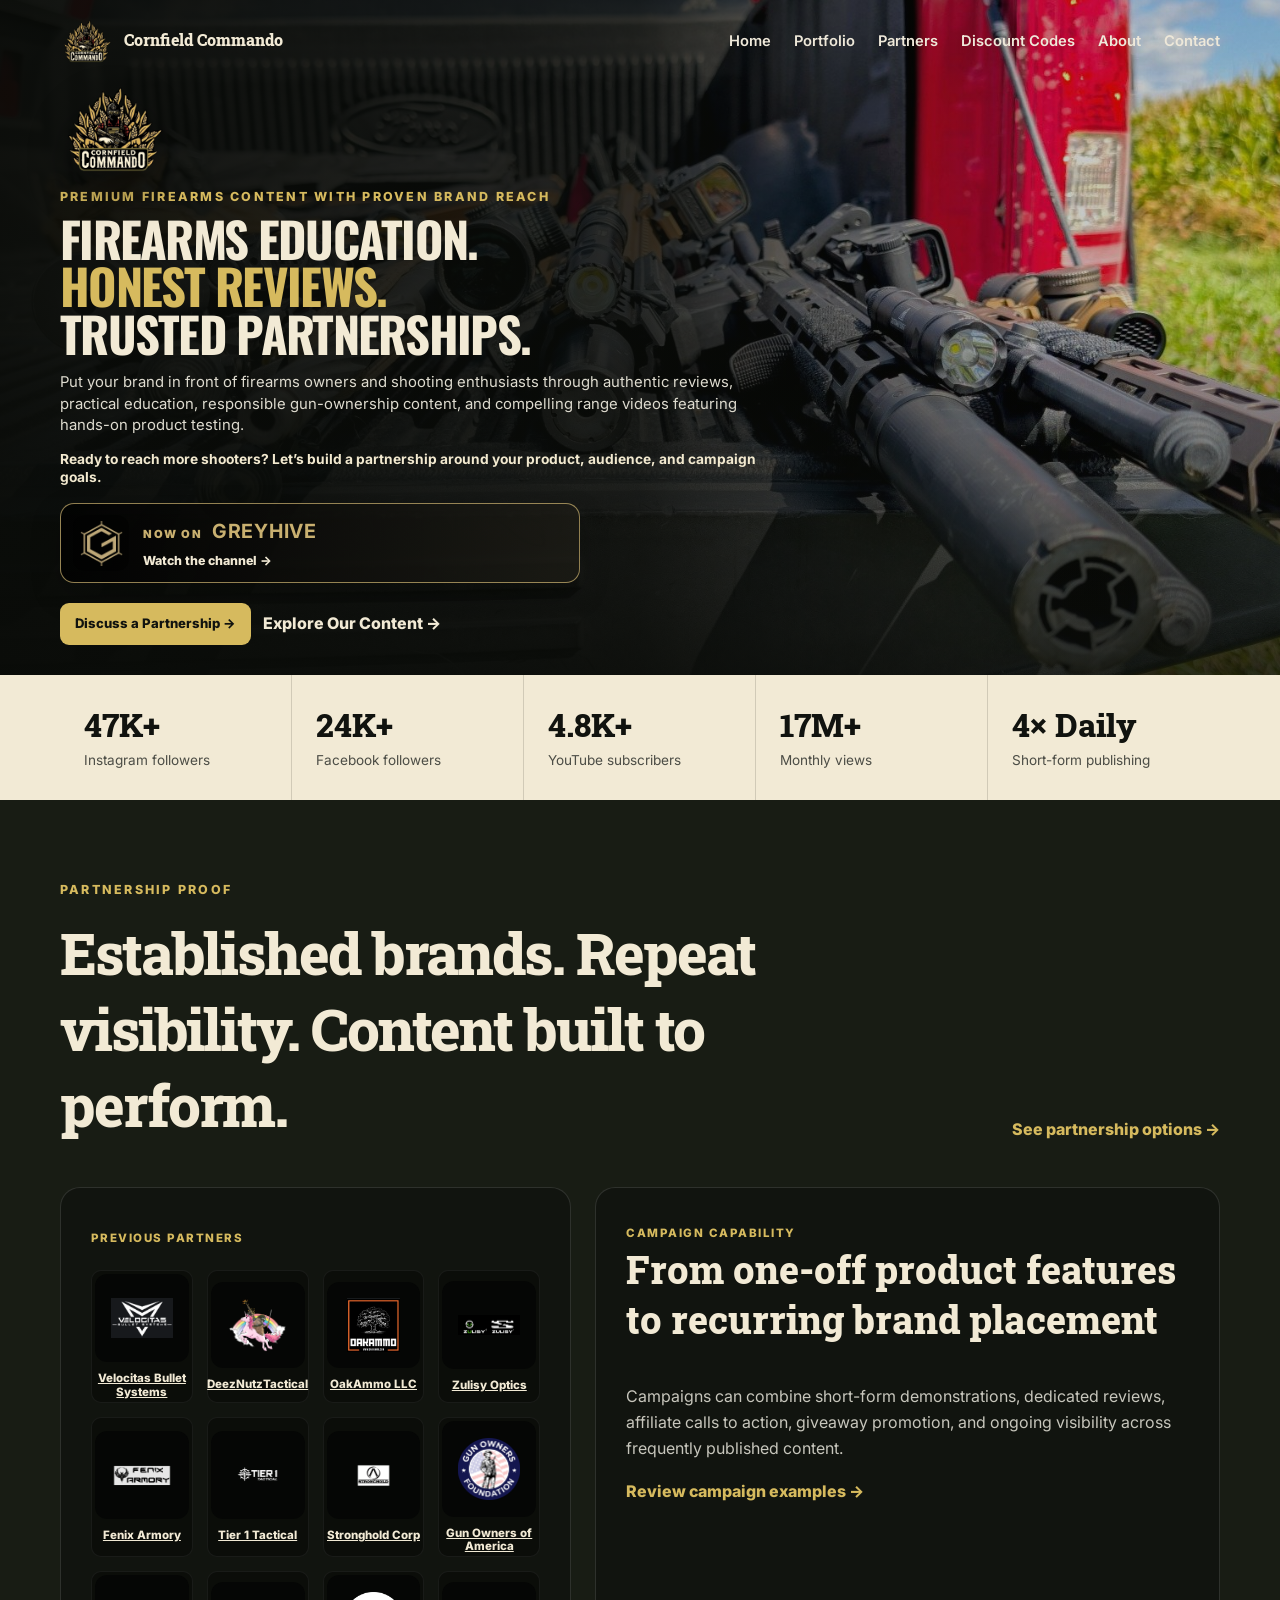
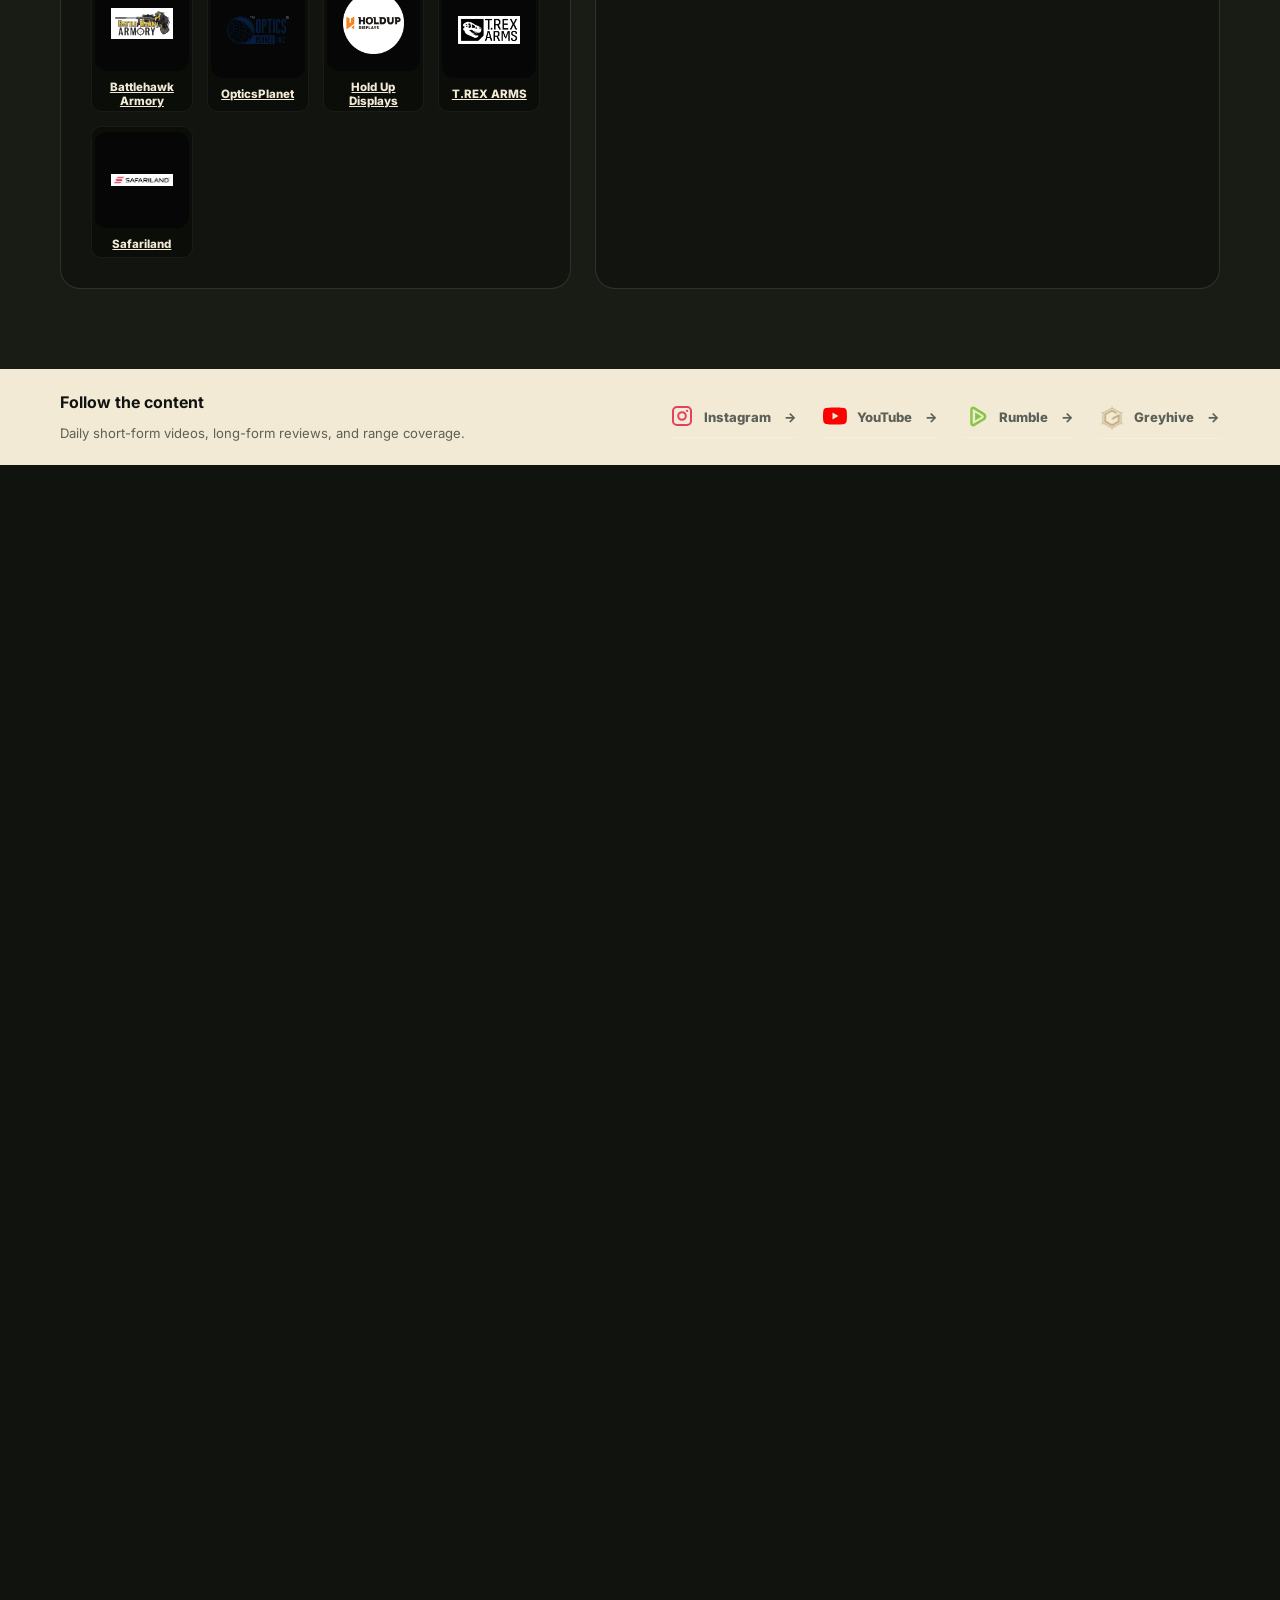
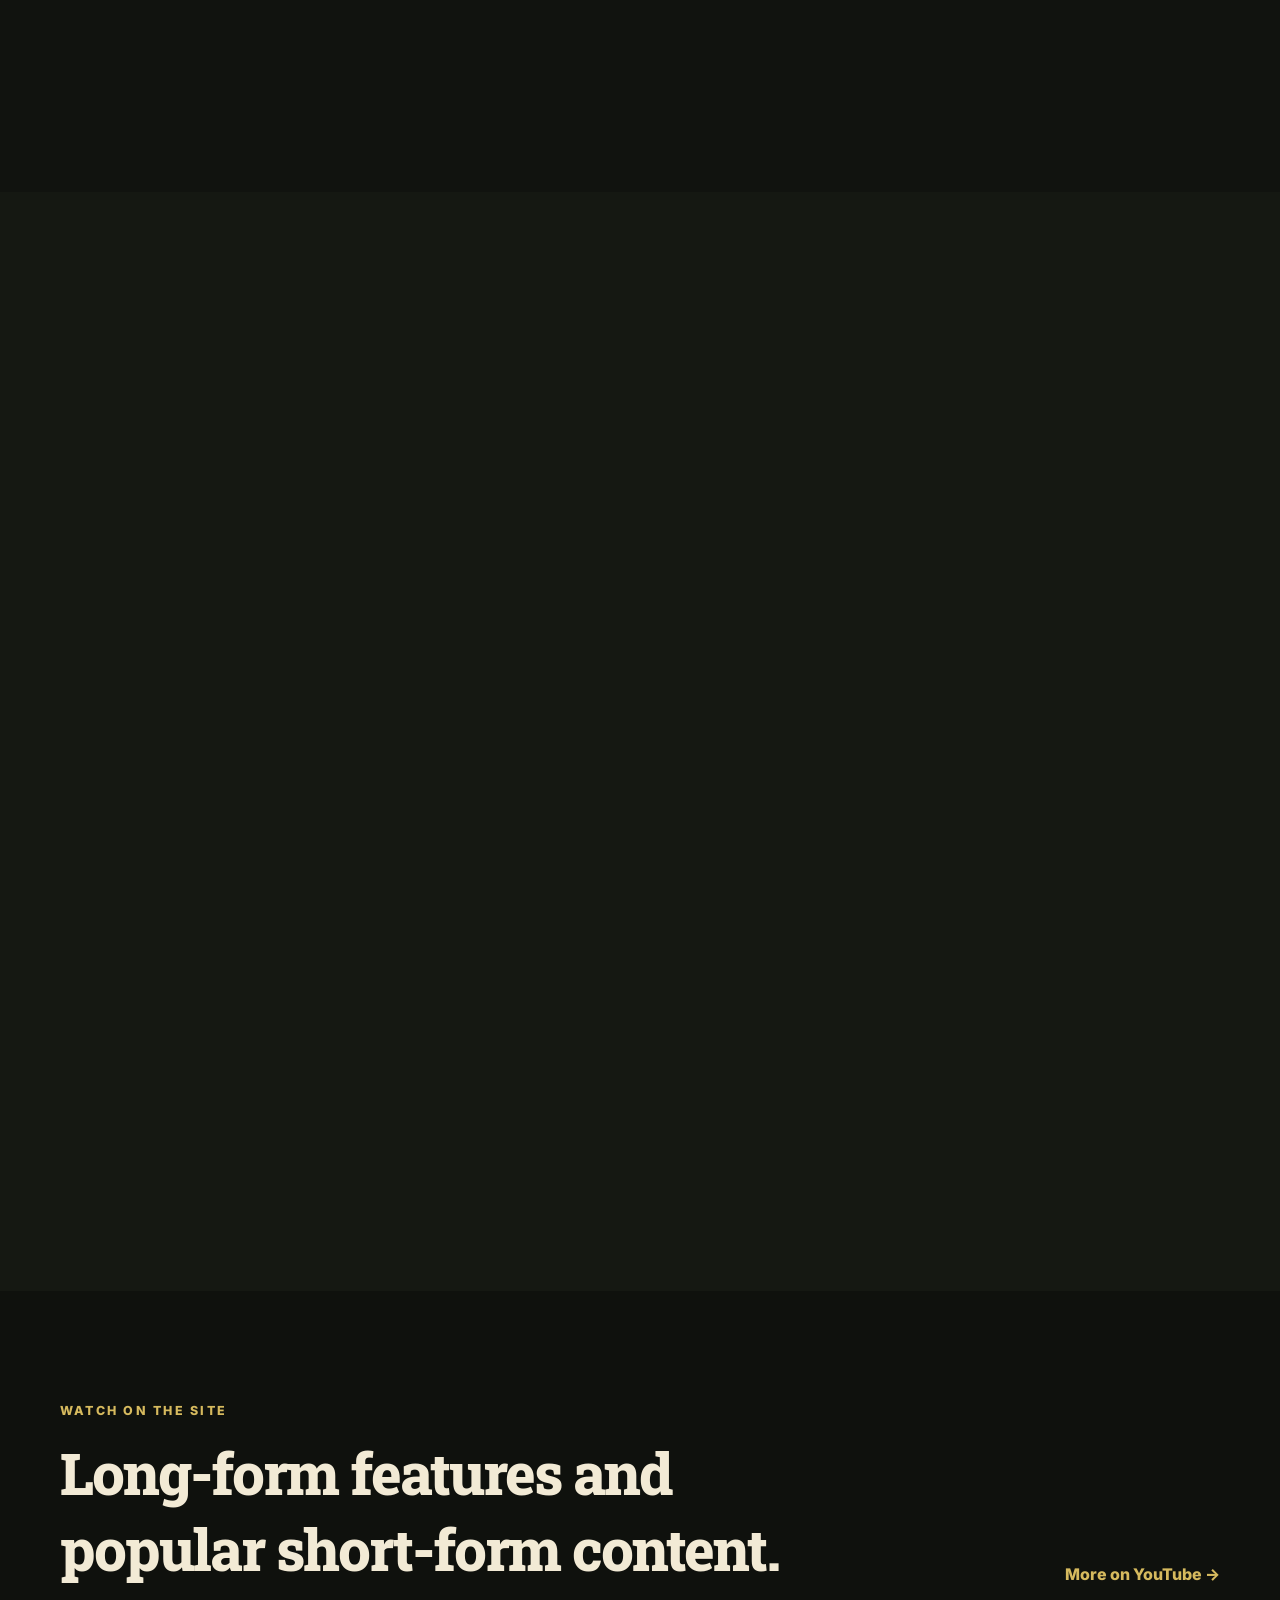
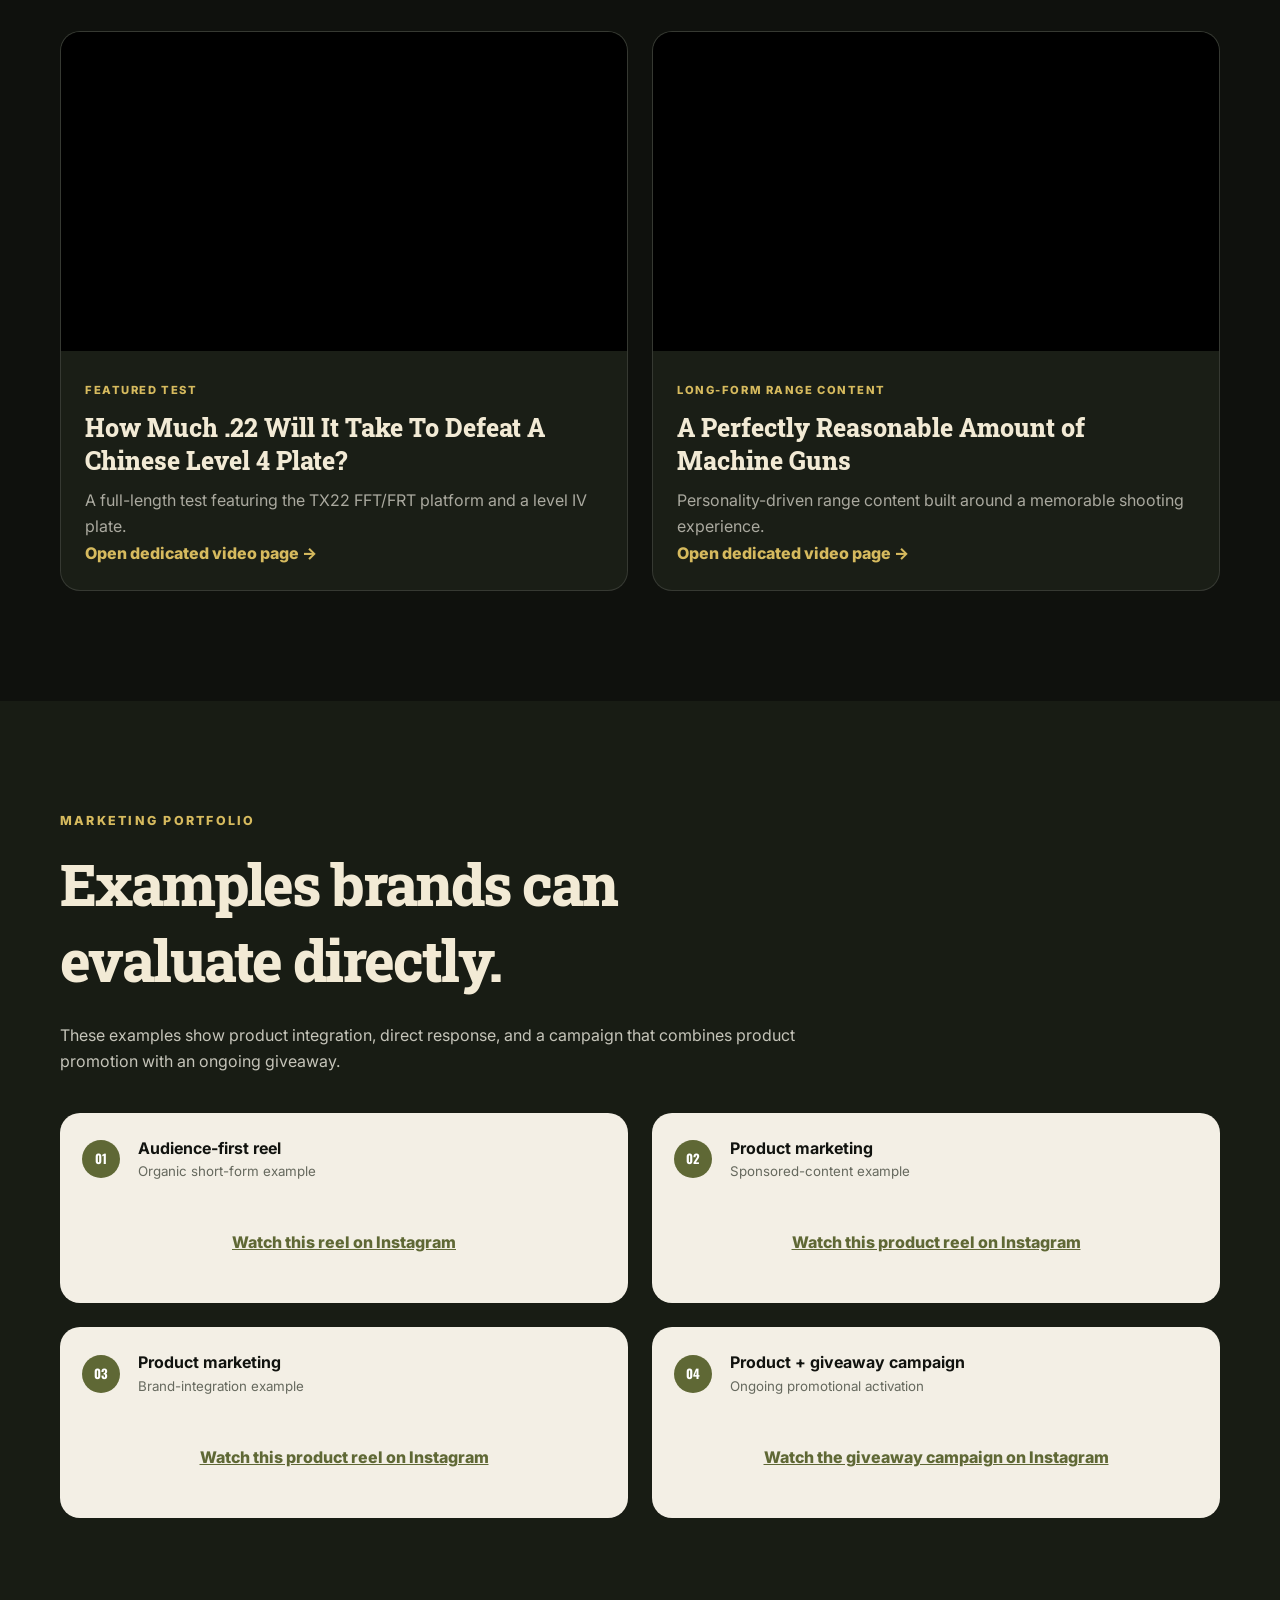
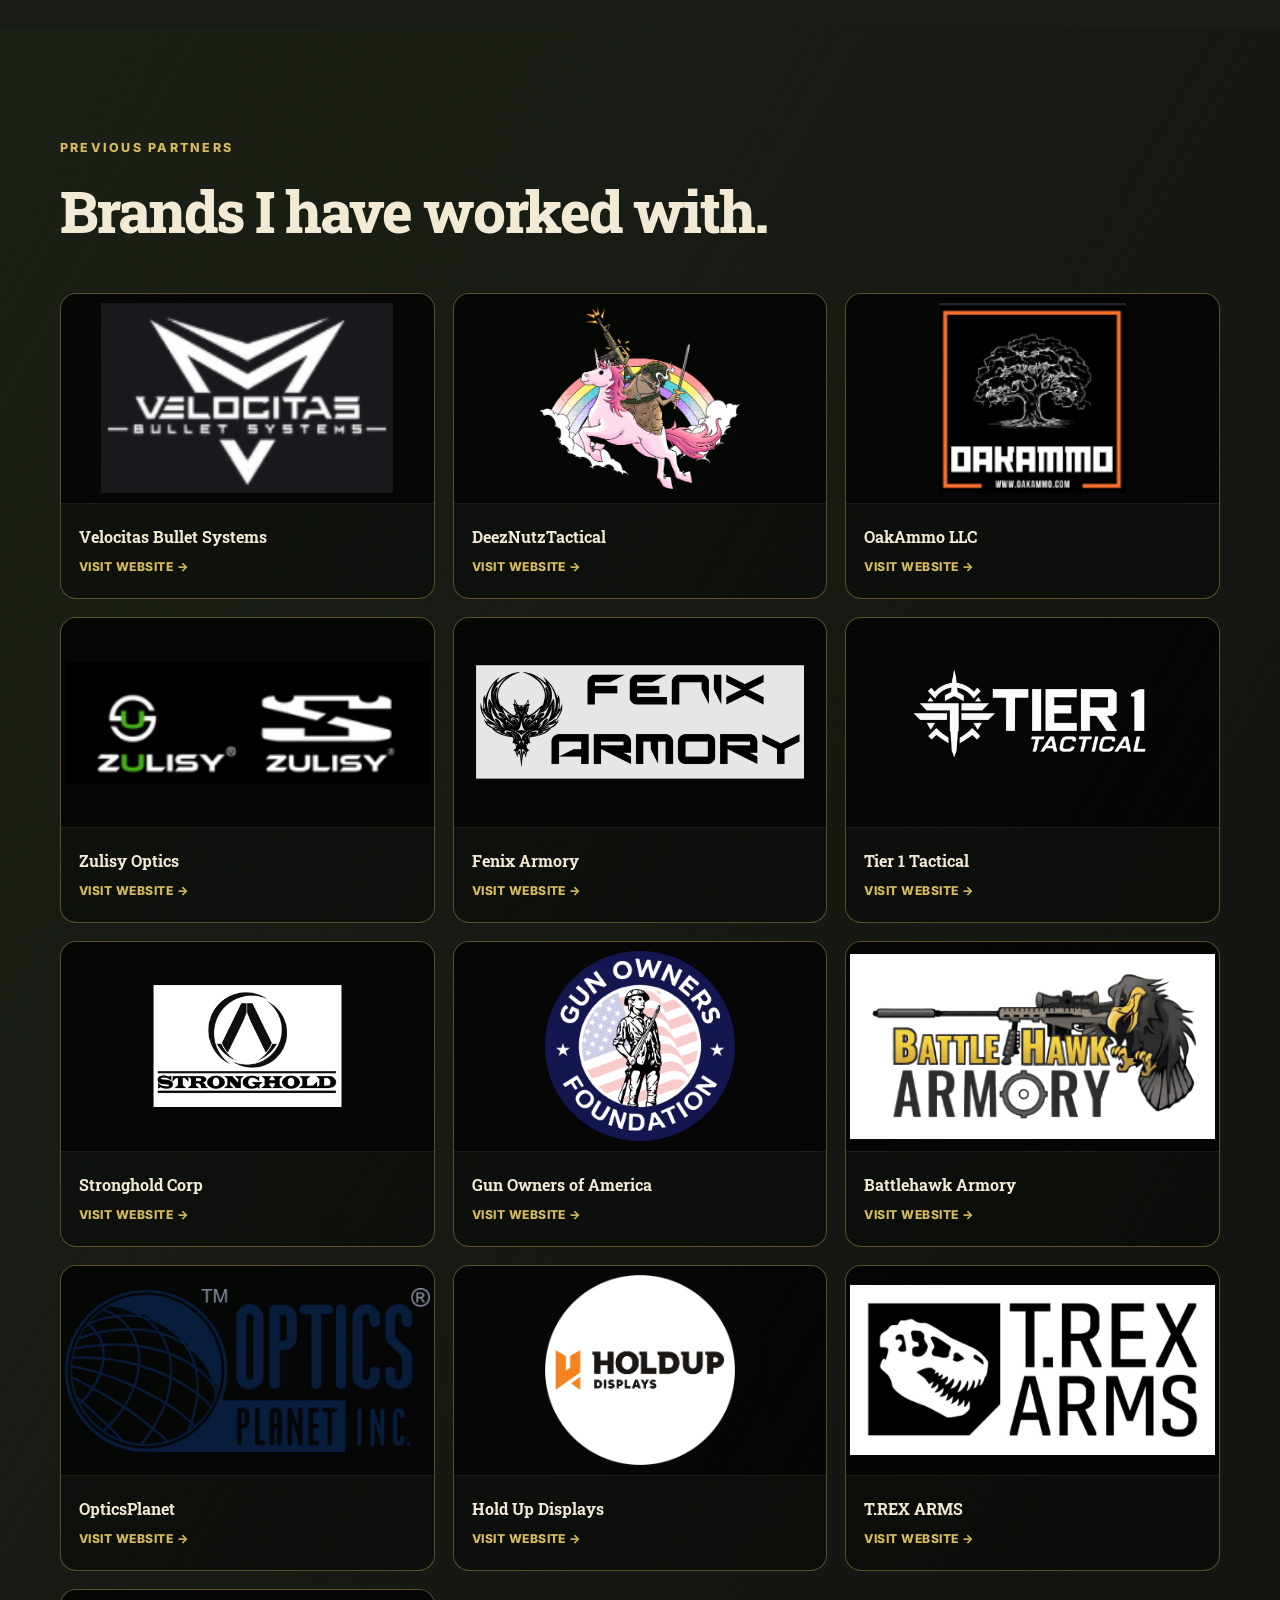
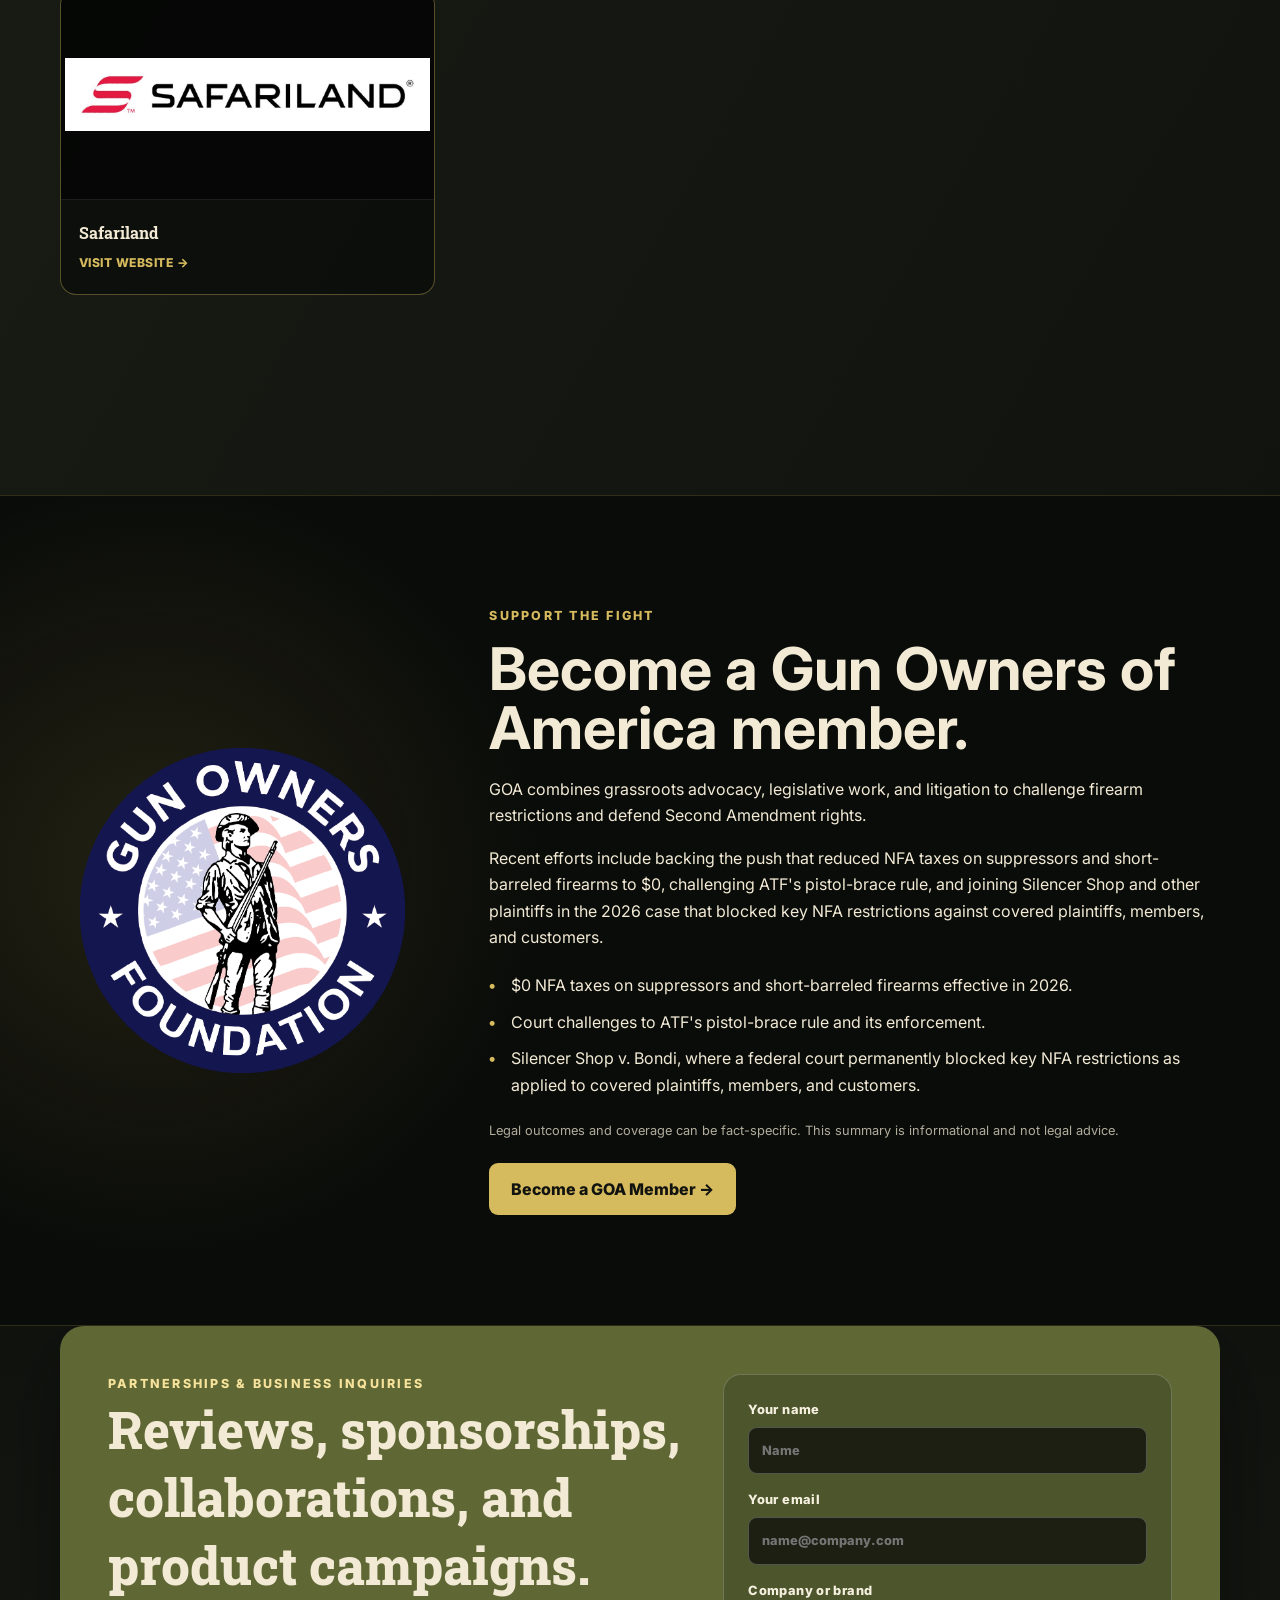
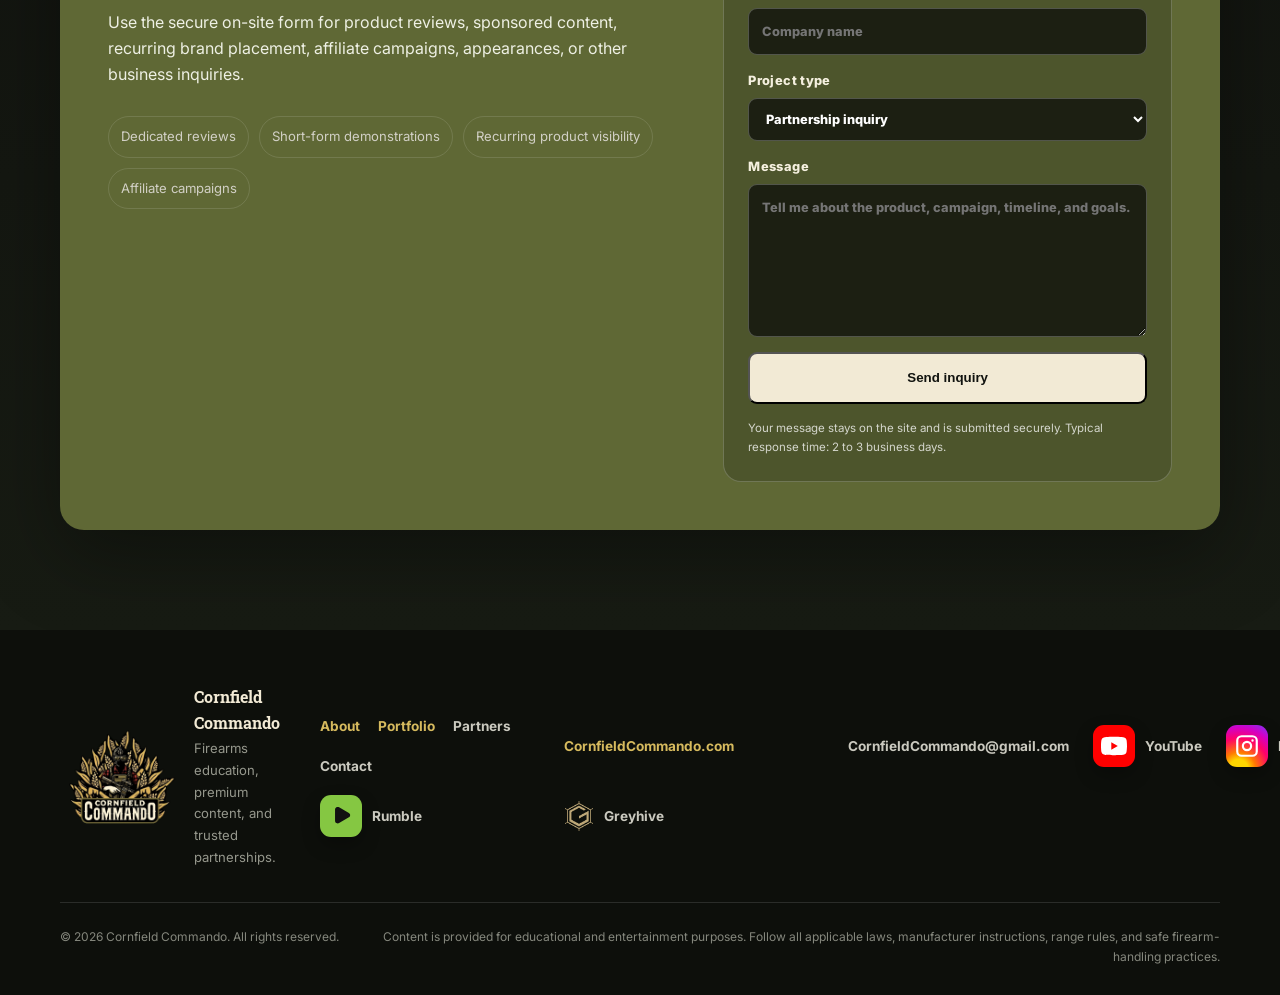
<file: index.html>
<!DOCTYPE html>

<html lang="en">
<head>
<meta charset="utf-8"/>
<meta content="width=device-width, initial-scale=1.0" name="viewport"/>
<title>Cornfield Commando | Firearms Content, Reviews &amp; Brand Partnerships</title>
<meta content="Cornfield Commando creates firearms education, honest reviews, hands-on range testing, and sponsor-ready content for firearms and outdoor brands." name="description"/>
<meta content="Cornfield Commando" name="author"/>
<meta content="#15190f" name="theme-color"/>
<meta content="index, follow" name="robots"/>
<link href="https://cornfieldcommando.com/" rel="canonical"/>
<meta content="website" property="og:type"/>
<meta content="Cornfield Commando" property="og:site_name"/>
<meta content="Cornfield Commando | Firearms Content &amp; Brand Partnerships" property="og:title"/>
<meta content="Firearms education, honest reviews, range testing, and proven brand reach for companies serving shooters and outdoor enthusiasts." property="og:description"/>
<meta content="https://cornfieldcommando.com/" property="og:url"/>
<meta content="https://cornfieldcommando.com/assets/social-preview.webp" property="og:image"/>
<meta content="Cornfield Commando at an outdoor shooting range" property="og:image:alt"/>
<meta content="en_US" property="og:locale"/>
<meta content="summary_large_image" name="twitter:card"/>
<meta content="Cornfield Commando | Firearms Content &amp; Brand Partnerships" name="twitter:title"/>
<meta content="Firearms education, honest reviews, range testing, and sponsor-ready content." name="twitter:description"/>
<meta content="https://cornfieldcommando.com/assets/social-preview.webp" name="twitter:image"/>
<link href="assets/favicon-32.png" rel="icon" sizes="32x32" type="image/png"/>
<link href="assets/favicon-192.png" rel="icon" sizes="192x192" type="image/png"/>
<link href="assets/apple-touch-icon.png" rel="apple-touch-icon" sizes="180x180"/>
<link href="https://fonts.googleapis.com" rel="preconnect"/>
<link crossorigin="" href="https://fonts.gstatic.com" rel="preconnect"/>
<link href="https://fonts.googleapis.com/css2?family=Oswald:wght@500;600;700&amp;family=Roboto+Slab:wght@600;700;800&amp;family=Inter:wght@400;500;600;700;800&amp;display=swap" rel="stylesheet"/>
<link href="styles.css" rel="stylesheet"/>
<script type="application/ld+json">{
 "@context": "https://schema.org",
 "@graph": [
  {
   "@type": "WebSite",
   "@id": "https://cornfieldcommando.com/#website",
   "url": "https://cornfieldcommando.com/",
   "name": "Cornfield Commando",
   "alternateName": [
    "CornfieldCommando",
    "Cornfield Commando Media"
   ],
   "publisher": {
    "@id": "https://cornfieldcommando.com/#organization"
   }
  },
  {
   "@type": "Organization",
   "@id": "https://cornfieldcommando.com/#organization",
   "name": "Cornfield Commando",
   "url": "https://cornfieldcommando.com/",
   "logo": {
    "@type": "ImageObject",
    "url": "https://cornfieldcommando.com/assets/logo.png"
   },
   "email": "CornfieldCommando@gmail.com",
   "description": "Midwest-based firearms education, hands-on reviews, range testing, and brand partnership content.",
   "sameAs": [
    "https://www.youtube.com/@CornfieldCommando",
    "https://www.instagram.com/cornfield_commando/",
    "https://rumble.com/user/CornfieldCommando"
   ]
  },
  {
   "@type": "Person",
   "@id": "https://cornfieldcommando.com/#creator",
   "name": "Cornfield Commando",
   "worksFor": {
    "@id": "https://cornfieldcommando.com/#organization"
   },
   "url": "https://cornfieldcommando.com/about.html"
  },
  {
   "@type": "VideoObject",
   "name": "How Much .22 Will It Take To Defeat A Chinese Level 4 Plate?",
   "description": "A full-length test featuring the TX22 FFT/FRT platform and a level IV plate.",
   "thumbnailUrl": [
    "https://i.ytimg.com/vi/nUCx8vwl7Pw/maxresdefault.jpg"
   ],
   "uploadDate": "2025-01-01",
   "embedUrl": "https://www.youtube-nocookie.com/embed/nUCx8vwl7Pw",
   "contentUrl": "https://www.youtube.com/watch?v=nUCx8vwl7Pw",
   "url": "https://cornfieldcommando.com/videos/level-4-plate-test.html"
  },
  {
   "@type": "VideoObject",
   "name": "A Perfectly Reasonable Amount of Machine Guns",
   "description": "Personality-driven long-form range content built around a memorable shooting experience.",
   "thumbnailUrl": [
    "https://i.ytimg.com/vi/iV0m-KLm7Qk/maxresdefault.jpg"
   ],
   "uploadDate": "2025-01-01",
   "embedUrl": "https://www.youtube-nocookie.com/embed/iV0m-KLm7Qk",
   "contentUrl": "https://www.youtube.com/watch?v=iV0m-KLm7Qk",
   "url": "https://cornfieldcommando.com/videos/machine-guns.html"
  }
 ]
}</script></head>
<body>
<form data-netlify="true" hidden="" name="partnership-inquiry" netlify-honeypot="bot-field">
<input name="form-name" type="hidden" value="partnership-inquiry"/>
<input name="bot-field"/>
<input name="name" type="text"/>
<input name="email" type="email"/>
<input name="company" type="text"/>
<select name="project-type"><option>Partnership inquiry</option></select>
<textarea name="message"></textarea>
</form>
<header class="site-header" id="top">
<nav aria-label="Main navigation" class="nav wrap">
<a aria-label="Cornfield Commando home" class="brand" href="/">
<img alt="Cornfield Commando logo" src="assets/logo.png"/>
<span>Cornfield Commando</span>
</a>
<button aria-controls="nav-links" aria-expanded="false" class="menu-toggle">
<span></span><span></span><span></span>
<span class="sr-only">Toggle navigation</span>
</button>
<div class="nav-links" id="nav-links"><a href="/">Home</a><a href="/portfolio.html">Portfolio</a><a href="/partners.html">Partners</a><a href="/affiliates">Discount Codes</a><a href="/about.html">About</a><a href="/contact.html">Contact</a></div>
</nav>
</header>
<main>
<section class="hero">
<div aria-label="Cornfield Commando at an outdoor shooting range" class="hero-bg" role="img"></div>
<div class="hero-overlay"></div>
<div class="hero-content wrap">
<div class="hero-copy"><img alt="Cornfield Commando logo" class="hero-inline-logo" src="assets/logo.png"/><p class="kicker">Premium firearms content with proven brand reach</p><h1>Firearms Education.<br/><span>Honest Reviews.</span><br/>Trusted Partnerships.</h1><p class="hero-text">Put your brand in front of firearms owners and shooting enthusiasts through authentic reviews, practical education, responsible gun-ownership content, and compelling range videos featuring hands-on product testing.</p><p class="hero-cta-copy">Ready to reach more shooters? Let’s build a partnership around your product, audience, and campaign goals.</p><a aria-label="Watch Cornfield Commando on Greyhive" class="greyhive-launch" href="https://greyhive.com/c/cornfield_commando/videos?sort=-originallyPublishedAt" rel="noopener" target="_blank"><span class="greyhive-launch-icon"><picture><source srcset="assets/greyhive-icon.webp" type="image/webp"/><img alt="" src="assets/greyhive-icon.png"/></picture></span><span class="greyhive-launch-copy"><small>NOW ON</small><strong>GREYHIVE</strong><span class="greyhive-launch-cta">Watch the channel →</span></span></a><div class="hero-actions"><a class="button button-primary" href="/contact.html">Discuss a Partnership →</a><a class="hero-explore-link" href="/portfolio.html">Explore Our Content →</a></div></div>
</div>
</section><section aria-label="Audience statistics" class="stats-strip">
<div class="wrap stats-grid">
<div class="stat">
<strong>47K+</strong>
<span>Instagram followers</span>
</div>
<div class="stat">
<strong>24K+</strong>
<span>Facebook followers</span>
</div>
<div class="stat">
<strong>4.8K+</strong>
<span>YouTube subscribers</span>
</div>
<div class="stat">
<strong>17M+</strong>
<span>Monthly views</span>
</div>
<div class="stat">
<strong>4× Daily</strong>
<span>Short-form publishing</span>
</div>
</div>
</section><section aria-labelledby="sponsor-proof-title" class="section sponsor-proof"><div class="wrap"><div class="section-heading reveal"><div><p class="eyebrow">Partnership proof</p><h2 id="sponsor-proof-title">Established brands. Repeat visibility. Content built to perform.</h2></div><a class="text-link" href="/partners.html">See partnership options →</a></div><div class="proof-grid"><div class="proof-logos reveal"><p>Previous partners</p><div class="compact-logo-row proof-logo-grid"><a aria-label="Visit Velocitas Bullet Systems" class="proof-logo-item" href="https://www.velocitasbullets.com" rel="noopener noreferrer" target="_blank"><img alt="Velocitas Bullet Systems logo" loading="lazy" src="assets/velocitas-logo.png"/><span class="proof-partner-name">Velocitas Bullet Systems</span></a><a aria-label="Visit DeezNutzTactical" class="proof-logo-item" href="https://deeznutztactical.com" rel="noopener noreferrer" target="_blank"><img alt="DeezNutzTactical logo" loading="lazy" src="assets/deeznutz-logo.png"/><span class="proof-partner-name">DeezNutzTactical</span></a><a aria-label="Visit OakAmmo LLC" class="proof-logo-item" href="https://oakammo.com" rel="noopener noreferrer" target="_blank"><img alt="OakAmmo LLC logo" loading="lazy" src="assets/oakammo-logo.png"/><span class="proof-partner-name">OakAmmo LLC</span></a><a aria-label="Visit Zulisy Optics" class="proof-logo-item" href="https://www.zulisyoptics.com" rel="noopener noreferrer" target="_blank"><img alt="Zulisy Optics logo" loading="lazy" src="assets/zulisy-logo.png"/><span class="proof-partner-name">Zulisy Optics</span></a><a aria-label="Visit Fenix Armory" class="proof-logo-item" href="https://www.fenixarmory.net" rel="noopener noreferrer" target="_blank"><img alt="Fenix Armory logo" loading="lazy" src="assets/fenix-armory.png"/><span class="proof-partner-name">Fenix Armory</span></a><a aria-label="Visit Tier 1 Tactical" class="proof-logo-item" href="https://tier1tactical.com" rel="noopener noreferrer" target="_blank"><img alt="Tier 1 Tactical logo" loading="lazy" src="assets/tier1-tactical.png"/><span class="proof-partner-name">Tier 1 Tactical</span></a><a aria-label="Visit Stronghold Corp" class="proof-logo-item" href="https://stronghold-corp.com" rel="noopener noreferrer" target="_blank"><img alt="Stronghold Corp logo" loading="lazy" src="assets/stronghold-corp.png"/><span class="proof-partner-name">Stronghold Corp</span></a><a aria-label="Visit Gun Owners of America" class="proof-logo-item" href="/go/goa" rel="noopener sponsored" target="_blank"><img alt="Gun Owners of America logo" loading="lazy" src="assets/goa-organization-logo-v247.png"/><span class="proof-partner-name">Gun Owners of America</span></a><a aria-label="Visit Battlehawk Armory" class="proof-logo-item" href="/go/battlehawk" rel="noopener sponsored" target="_blank"><img alt="Battlehawk Armory logo" loading="lazy" src="assets/battlehawk-logo-v247.png"/><span class="proof-partner-name">Battlehawk Armory</span></a><a aria-label="Visit OpticsPlanet" class="proof-logo-item" href="/go/opticsplanet" rel="noopener sponsored" target="_blank"><img alt="OpticsPlanet logo" loading="lazy" src="assets/opticsplanet-logo-v247.png"/><span class="proof-partner-name">OpticsPlanet</span></a><a aria-label="Visit Hold Up Displays" class="proof-logo-item" href="https://www.holdupdisplays.com/" rel="noopener noreferrer" target="_blank"><img alt="Holdup Displays logo" loading="lazy" src="assets/holdup-displays-logo-v251.png"/><span class="proof-partner-name">Hold Up Displays</span></a><a aria-label="Visit T.REX ARMS" class="proof-logo-item" href="/go/trex-arms" rel="noopener sponsored" target="_blank"><img alt="Trex Arms logo" loading="lazy" src="assets/trex-arms-logo-v251.png"/><span class="proof-partner-name">T.REX ARMS</span></a><a aria-label="Visit Safariland" class="proof-logo-item" href="/go/safariland" rel="noopener sponsored" target="_blank"><img alt="Safariland logo" loading="lazy" src="assets/safariland-logo-v251.png"/><span class="proof-partner-name">Safariland</span></a></div></div><article class="campaign-proof reveal"><span>Campaign capability</span><h3>From one-off product features to recurring brand placement</h3><p>Campaigns can combine short-form demonstrations, dedicated reviews, affiliate calls to action, giveaway promotion, and ongoing visibility across frequently published content.</p><a href="/portfolio.html">Review campaign examples →</a></article></div></div></section><section aria-label="Follow Cornfield Commando" class="social-proof-strip">
<div class="wrap social-proof-inner">
<div class="social-proof-copy">
<strong>Follow the content</strong>
<span>Daily short-form videos, long-form reviews, and range coverage.</span>
</div>
<div class="social-proof-links">
<a class="social-proof-link social-link-instagram" href="https://www.instagram.com/cornfield_commando/?hl=en" rel="noopener" target="_blank">
<svg aria-hidden="true" class="social-brand-icon" viewbox="0 0 24 24"><path d="M7 2h10a5 5 0 0 1 5 5v10a5 5 0 0 1-5 5H7a5 5 0 0 1-5-5V7a5 5 0 0 1 5-5Zm0 2a3 3 0 0 0-3 3v10a3 3 0 0 0 3 3h10a3 3 0 0 0 3-3V7a3 3 0 0 0-3-3H7Zm5 3.2A4.8 4.8 0 1 1 7.2 12 4.8 4.8 0 0 1 12 7.2Zm0 2A2.8 2.8 0 1 0 14.8 12 2.8 2.8 0 0 0 12 9.2Zm5.1-3.4a1.1 1.1 0 1 1-1.1 1.1 1.1 1.1 0 0 1 1.1-1.1Z"></path></svg>
<span>Instagram</span>
<span aria-hidden="true" class="social-link-arrow">→</span>
</a>
<a class="social-proof-link social-link-youtube" href="https://www.youtube.com/@CornfieldCommando" rel="noopener" target="_blank">
<svg aria-hidden="true" class="social-brand-icon" viewbox="0 0 24 24"><path d="M23.5 6.2a3 3 0 0 0-2.1-2.1C19.5 3.5 12 3.5 12 3.5s-7.5 0-9.4.6A3 3 0 0 0 .5 6.2C0 8.1 0 12 0 12s0 3.9.5 5.8a3 3 0 0 0 2.1 2.1c1.9.6 9.4.6 9.4.6s7.5 0 9.4-.6a3 3 0 0 0 2.1-2.1c.5-1.9.5-5.8.5-5.8s0-3.9-.5-5.8ZM9.5 15.5v-7l6 3.5-6 3.5Z"></path></svg>
<span>YouTube</span>
<span aria-hidden="true" class="social-link-arrow">→</span>
</a>
<a class="social-proof-link social-link-rumble" href="https://rumble.com/user/CornfieldCommando" rel="noopener" target="_blank">
<svg aria-hidden="true" class="social-brand-icon rumble-brand-icon" viewbox="0 0 24 24"><path d="M7.4 2.8a2.8 2.8 0 0 1 2.9.1l9 5.4a4.3 4.3 0 0 1 0 7.4l-9 5.4a2.8 2.8 0 0 1-4.3-2.4V5.2a2.8 2.8 0 0 1 1.4-2.4Zm1.2 2.1a.5.5 0 0 0-.3.5v13.2a.5.5 0 0 0 .8.4l9-5.4a1.8 1.8 0 0 0 0-3.1l-9-5.4a.5.5 0 0 0-.5-.2Z"></path><path d="M10.7 8.2 16.9 12l-6.2 3.8V8.2Z"></path></svg>
<span>Rumble</span>
<span aria-hidden="true" class="social-link-arrow">→</span>
</a><a aria-label="Greyhive" class="social-proof-link social-link-greyhive" href="https://greyhive.com/c/cornfield_commando/videos?sort=-originallyPublishedAt" rel="noopener" target="_blank"><span class="greyhive-social-icon"><picture><source srcset="assets/greyhive-icon.webp" type="image/webp"/><img alt="" src="assets/greyhive-icon.png"/></picture></span><span>Greyhive</span><span aria-hidden="true" class="social-link-arrow">→</span></a>
</div>
</div>
</section><section class="section about" id="about">
<div class="wrap split">
<div class="image-frame portrait-frame reveal">
<img alt="Cornfield Commando at an outdoor range" src="assets/creator-portrait.webp"/>
<div class="frame-label">Midwest built</div>
</div>
<div class="section-copy reveal"><p class="eyebrow">About Cornfield Commando</p><h2>Produced in the Midwest. Proven at the range.</h2><h3 class="about-subhead">Firearms education, hands-on testing, and straightforward reviews from America’s heartland.</h3><p>Cornfield Commando creates practical firearms content for gun owners, sport shooters, and outdoor enthusiasts. The work includes short-form educational videos, in-depth firearm and gear reviews, hands-on range testing, shooting demonstrations, and sponsor-focused product campaigns.</p><p>The channel emphasizes responsible gun ownership, safe firearm handling, realistic product expectations, and honest opinions for shooters who prefer useful information over hype.</p><div class="feature-list"><div><span>01</span><div><strong>Focused on firearm safety</strong><small>Clear guidance on responsible handling, range safety, training practices, and responsible gun ownership.</small></div></div><div><span>02</span><div><strong>Hands-on reviews</strong><small>Firearms, optics, ammunition, accessories, and shooting gear evaluated through practical use and real-world range testing.</small></div></div><div><span>03</span><div><strong>Consistent content publishing</strong><small>A steady mix of short-form education, range videos, product demonstrations, and detailed long-form reviews.</small></div></div></div><p class="about-cta">Trust your brand to a creator who prioritizes firearm safety, honest opinions, and the information shooters actually want, not content engineered solely for views and clicks.</p><a class="text-link" href="/about.html">Read the full story →</a></div>
</div>
</section><section class="section content-section" id="content">
<div class="wrap">
<div class="section-heading reveal">
<div>
<p class="eyebrow">Featured content</p>
<h2>Built for shooters who want the details.</h2>
</div>
<a class="text-link" href="https://www.youtube.com/@CornfieldCommando" rel="noopener" target="_blank">View the channel →</a>
</div>
<div class="content-grid">
<a aria-label="View portfolio details" class="content-card reveal" href="/portfolio.html#range">
<img alt="Rifle firing at an outdoor range" decoding="async" loading="lazy" src="assets/fireball.webp"/>
<div class="card-overlay"></div>
<div class="card-copy">
<span>Range footage</span>
<h3>Real-use demonstrations and cinematic shooting content</h3>
</div>
</a>
<a aria-label="View portfolio details" class="content-card reveal" href="/portfolio.html#reviews">
<img alt="Rifle and ammunition prepared for a review" decoding="async" loading="lazy" src="assets/ammo-review.webp"/>
<div class="card-overlay"></div>
<div class="card-copy">
<span>Product reviews</span>
<h3>Ammo, optics, accessories, and equipment</h3>
</div>
</a>
<a aria-label="View portfolio details" class="content-card reveal" href="/portfolio.html#testing">
<img alt="Pistol-caliber carbine on a range bench" decoding="async" loading="lazy" src="assets/pcc-range.webp"/>
<div class="card-overlay"></div>
<div class="card-copy">
<span>Testing</span>
<h3>Hands-on evaluation with practical takeaways</h3>
</div>
</a>
<a aria-label="View portfolio details" class="content-card reveal" href="/portfolio.html#loadouts">
<img alt="Firearms and equipment displayed on a truck tailgate" decoding="async" loading="lazy" src="assets/truck-loadout.webp"/>
<div class="card-overlay"></div>
<div class="card-copy">
<span>Loadouts</span>
<h3>Configurations, comparisons, and setup choices</h3>
</div>
</a>
</div>
</div>
</section><section class="section watch-section" id="watch">
<div class="wrap">
<div class="section-heading reveal">
<div>
<p class="eyebrow">Watch on the site</p>
<h2>Long-form features and popular short-form content.</h2>
</div>
<a class="text-link" href="https://www.youtube.com/@CornfieldCommando" rel="noopener" target="_blank">More on YouTube →</a>
</div>
<div class="video-showcase">
<article class="video-feature reveal">
<div class="video-frame landscape">
<iframe allow="accelerometer; autoplay; clipboard-write; encrypted-media; gyroscope; picture-in-picture; web-share" allowfullscreen="" loading="lazy" src="https://www.youtube-nocookie.com/embed/nUCx8vwl7Pw?rel=0" title="How Much .22 Will It Take To Defeat A Chinese Level 4 Plate"></iframe>
</div>
<div class="video-meta">
<span>Featured test</span>
<h3>How Much .22 Will It Take To Defeat A Chinese Level 4 Plate?</h3>
<p>A full-length test featuring the TX22 FFT/FRT platform and a level IV plate.</p>
<a class="video-detail-link" href="/videos/level-4-plate-test.html">Open dedicated video page →</a></div>
</article>
<article class="video-feature reveal">
<div class="video-frame landscape">
<iframe allow="accelerometer; autoplay; clipboard-write; encrypted-media; gyroscope; picture-in-picture; web-share" allowfullscreen="" loading="lazy" src="https://www.youtube-nocookie.com/embed/iV0m-KLm7Qk?rel=0" title="A Perfectly Reasonable Amount of Machine Guns"></iframe>
</div>
<div class="video-meta">
<span>Long-form range content</span>
<h3>A Perfectly Reasonable Amount of Machine Guns</h3>
<p>Personality-driven range content built around a memorable shooting experience.</p>
<a class="video-detail-link" href="/videos/machine-guns.html">Open dedicated video page →</a></div>
</article>
</div>
</div>
</section><section class="section marketing-section" id="marketing">
<div class="wrap">
<div class="section-heading reveal">
<div>
<p class="eyebrow">Marketing portfolio</p>
<h2>Examples brands can evaluate directly.</h2>
</div>
</div>
<div class="marketing-intro reveal">
<p>These examples show product integration, direct response, and a campaign that combines product promotion with an ongoing giveaway.</p>
</div>
<div class="instagram-grid">
<article class="instagram-card reveal">
<div class="work-label"><span>01</span><div><strong>Audience-first reel</strong><small>Organic short-form example</small></div></div>
<blockquote class="instagram-media" data-instgrm-permalink="https://www.instagram.com/reel/DbTITLpBbBt/?hl=en" data-instgrm-version="14">
<a href="https://www.instagram.com/reel/DbTITLpBbBt/?hl=en" rel="noopener" target="_blank">Watch this reel on Instagram</a>
</blockquote>
</article>
<article class="instagram-card reveal">
<div class="work-label"><span>02</span><div><strong>Product marketing</strong><small>Sponsored-content example</small></div></div>
<blockquote class="instagram-media" data-instgrm-permalink="https://www.instagram.com/reel/DanpXGJB1gl/?hl=en" data-instgrm-version="14">
<a href="https://www.instagram.com/reel/DanpXGJB1gl/?hl=en" rel="noopener" target="_blank">Watch this product reel on Instagram</a>
</blockquote>
</article>
<article class="instagram-card reveal">
<div class="work-label"><span>03</span><div><strong>Product marketing</strong><small>Brand-integration example</small></div></div>
<blockquote class="instagram-media" data-instgrm-permalink="https://www.instagram.com/reel/DYa_Y50R5ak/?hl=en" data-instgrm-version="14">
<a href="https://www.instagram.com/reel/DYa_Y50R5ak/?hl=en" rel="noopener" target="_blank">Watch this product reel on Instagram</a>
</blockquote>
</article>
<article class="instagram-card reveal">
<div class="work-label"><span>04</span><div><strong>Product + giveaway campaign</strong><small>Ongoing promotional activation</small></div></div>
<blockquote class="instagram-media" data-instgrm-permalink="https://www.instagram.com/reel/DZP6qUBRi9Y/?hl=en" data-instgrm-version="14">
<a href="https://www.instagram.com/reel/DZP6qUBRi9Y/?hl=en" rel="noopener" target="_blank">Watch the giveaway campaign on Instagram</a>
</blockquote>
</article>
</div>
</div>
</section><section class="section partners" id="partners">
<div class="wrap">
<div class="section-heading reveal">
<div>
<p class="eyebrow">Previous partners</p>
<h2>Brands I have worked with.</h2>
</div>
</div>
<div class="partner-logo-grid uniform-partner-grid"><a aria-label="Visit Velocitas Bullet Systems" class="partner-logo-card reveal uniform-partner-card" href="https://www.velocitasbullets.com" rel="noopener noreferrer" target="_blank"><div class="partner-logo-box"><img alt="Velocitas Bullet Systems logo" loading="lazy" src="assets/velocitas-logo.png"/></div><div class="partner-name"><strong>Velocitas Bullet Systems</strong><span>Visit website →</span></div></a><a aria-label="Visit DeezNutzTactical" class="partner-logo-card reveal uniform-partner-card" href="https://deeznutztactical.com" rel="noopener noreferrer" target="_blank"><div class="partner-logo-box"><img alt="DeezNutzTactical logo" loading="lazy" src="assets/deeznutz-logo.png"/></div><div class="partner-name"><strong>DeezNutzTactical</strong><span>Visit website →</span></div></a><a aria-label="Visit OakAmmo LLC" class="partner-logo-card reveal uniform-partner-card" href="https://oakammo.com" rel="noopener noreferrer" target="_blank"><div class="partner-logo-box"><img alt="OakAmmo LLC logo" loading="lazy" src="assets/oakammo-logo.png"/></div><div class="partner-name"><strong>OakAmmo LLC</strong><span>Visit website →</span></div></a><a aria-label="Visit Zulisy Optics" class="partner-logo-card reveal uniform-partner-card" href="https://www.zulisyoptics.com" rel="noopener noreferrer" target="_blank"><div class="partner-logo-box"><img alt="Zulisy Optics logo" loading="lazy" src="assets/zulisy-logo.png"/></div><div class="partner-name"><strong>Zulisy Optics</strong><span>Visit website →</span></div></a><a aria-label="Visit Fenix Armory" class="partner-logo-card reveal uniform-partner-card" href="https://www.fenixarmory.net" rel="noopener noreferrer" target="_blank"><div class="partner-logo-box"><img alt="Fenix Armory logo" loading="lazy" src="assets/fenix-armory.png"/></div><div class="partner-name"><strong>Fenix Armory</strong><span>Visit website →</span></div></a><a aria-label="Visit Tier 1 Tactical" class="partner-logo-card reveal uniform-partner-card" href="https://tier1tactical.com" rel="noopener noreferrer" target="_blank"><div class="partner-logo-box"><img alt="Tier 1 Tactical logo" loading="lazy" src="assets/tier1-tactical.png"/></div><div class="partner-name"><strong>Tier 1 Tactical</strong><span>Visit website →</span></div></a><a aria-label="Visit Stronghold Corp" class="partner-logo-card reveal uniform-partner-card" href="https://stronghold-corp.com" rel="noopener noreferrer" target="_blank"><div class="partner-logo-box"><img alt="Stronghold Corp logo" loading="lazy" src="assets/stronghold-corp.png"/></div><div class="partner-name"><strong>Stronghold Corp</strong><span>Visit website →</span></div></a><a class="partner-logo-card reveal uniform-partner-card" href="/go/goa" rel="noopener sponsored" target="_blank"><div class="partner-logo-box"><img alt="Gun Owners of America logo" loading="lazy" src="assets/goa-organization-logo-v247.png"/></div><div class="partner-name"><strong>Gun Owners of America</strong><span>Visit website →</span></div></a><a class="partner-logo-card reveal uniform-partner-card" href="/go/battlehawk" rel="noopener sponsored" target="_blank"><div class="partner-logo-box"><img alt="Battlehawk Armory logo" loading="lazy" src="assets/battlehawk-logo-v247.png"/></div><div class="partner-name"><strong>Battlehawk Armory</strong><span>Visit website →</span></div></a><a class="partner-logo-card reveal uniform-partner-card" href="/go/opticsplanet" rel="noopener sponsored" target="_blank"><div class="partner-logo-box"><img alt="OpticsPlanet logo" loading="lazy" src="assets/opticsplanet-logo-v247.png"/></div><div class="partner-name"><strong>OpticsPlanet</strong><span>Visit website →</span></div></a><a class="partner-logo-card reveal uniform-partner-card" href="https://www.holdupdisplays.com/" rel="noopener noreferrer" target="_blank"><div class="partner-logo-box"><img alt="Holdup Displays logo" loading="lazy" src="assets/holdup-displays-logo-v251.png"/></div><div class="partner-name"><strong>Hold Up Displays</strong><span>Visit website →</span></div></a><a class="partner-logo-card reveal uniform-partner-card" href="/go/trex-arms" rel="noopener sponsored" target="_blank"><div class="partner-logo-box"><img alt="Trex Arms logo" loading="lazy" src="assets/trex-arms-logo-v251.png"/></div><div class="partner-name"><strong>T.REX ARMS</strong><span>Visit website →</span></div></a><a class="partner-logo-card reveal uniform-partner-card" href="/go/safariland" rel="noopener sponsored" target="_blank"><div class="partner-logo-box"><img alt="Safariland logo" loading="lazy" src="assets/safariland-logo-v251.png"/></div><div class="partner-name"><strong>Safariland</strong><span>Visit website →</span></div></a></div>
</div>
</section><section class="section goa-membership-section" id="goa-membership"><div class="wrap goa-membership-grid"><div class="goa-membership-visual"><img alt="Gun Owners of America logo" loading="lazy" src="assets/goa-organization-logo-v247.png"/></div><div class="goa-membership-copy"><p class="eyebrow">Support the fight</p><h2>Become a Gun Owners of America member.</h2><p>GOA combines grassroots advocacy, legislative work, and litigation to challenge firearm restrictions and defend Second Amendment rights.</p><p>Recent efforts include backing the push that reduced NFA taxes on suppressors and short-barreled firearms to $0, challenging ATF's pistol-brace rule, and joining Silencer Shop and other plaintiffs in the 2026 case that blocked key NFA restrictions against covered plaintiffs, members, and customers.</p><ul class="goa-win-list"><li>$0 NFA taxes on suppressors and short-barreled firearms effective in 2026.</li><li>Court challenges to ATF's pistol-brace rule and its enforcement.</li><li>Silencer Shop v. Bondi, where a federal court permanently blocked key NFA restrictions as applied to covered plaintiffs, members, and customers.</li></ul><p class="goa-legal-note">Legal outcomes and coverage can be fact-specific. This summary is informational and not legal advice.</p><a class="button button-primary" href="/go/goa" rel="noopener sponsored" target="_blank">Become a GOA Member →</a></div></div></section><section class="contact-section" id="contact">
<div class="wrap contact-panel contact-panel-form reveal">
<div class="contact-copy">
<p class="eyebrow">Partnerships &amp; business inquiries</p>
<h2>Reviews, sponsorships, collaborations, and product campaigns.</h2>
<p>Use the secure on-site form for product reviews, sponsored content, recurring brand placement, affiliate campaigns, appearances, or other business inquiries.</p>
<div class="partner-points">
<span>Dedicated reviews</span>
<span>Short-form demonstrations</span>
<span>Recurring product visibility</span>
<span>Affiliate campaigns</span>
</div>
</div>
<form action="/thank-you.html" class="contact-form" data-netlify="true" method="POST" name="partnership-inquiry" netlify-honeypot="bot-field"><input name="form-name" type="hidden" value="partnership-inquiry"/><p class="hidden"><label>Do not fill this out: <input name="bot-field"/></label></p><label>Your name<input autocomplete="name" name="name" placeholder="Name" required="" type="text"/></label><label>Your email<input autocomplete="email" name="email" placeholder="name@company.com" required="" type="email"/></label><label>Company or brand<input autocomplete="organization" name="company" placeholder="Company name" type="text"/></label><label>Project type<select name="project-type"><option>Partnership inquiry</option><option>Product review</option><option>Sponsored content</option><option>Affiliate campaign</option><option>Recurring brand placement</option><option>Other business inquiry</option></select></label><label>Message<textarea name="message" placeholder="Tell me about the product, campaign, timeline, and goals." required="" rows="6"></textarea></label><button class="button button-light" type="submit">Send inquiry</button><small>Your message stays on the site and is submitted securely. Typical response time: 2 to 3 business days.</small></form>
</div>
</section></main>
<footer>
<div class="wrap footer-grid">
<div class="footer-brand">
<img alt="" src="assets/logo.png"/>
<div>
<strong>Cornfield Commando</strong>
<span>Firearms education, premium content, and trusted partnerships.</span>
</div>
</div>
<div class="footer-links footer-social-links"><div class="footer-page-links"><a href="/about.html">About</a><a href="/portfolio.html">Portfolio</a><a href="/partners.html">Partners</a><a href="/contact.html">Contact</a></div>
<a class="footer-meta-link" href="https://cornfieldcommando.com/">CornfieldCommando.com</a>
<a class="footer-meta-link" href="mailto:CornfieldCommando@gmail.com">CornfieldCommando@gmail.com</a>
<a class="footer-social-link" href="https://www.youtube.com/@CornfieldCommando" rel="noopener" target="_blank">
<span aria-hidden="true" class="footer-social-icon footer-youtube-icon">
<svg viewbox="0 0 24 24">
<path d="M23.5 6.2a3 3 0 0 0-2.1-2.1C19.5 3.5 12 3.5 12 3.5s-7.5 0-9.4.6A3 3 0 0 0 .5 6.2C0 8.1 0 12 0 12s0 3.9.5 5.8a3 3 0 0 0 2.1 2.1c1.9.6 9.4.6 9.4.6s7.5 0 9.4-.6a3 3 0 0 0 2.1-2.1c.5-1.9.5-5.8.5-5.8s0-3.9-.5-5.8ZM9.5 15.5v-7l6 3.5-6 3.5Z"></path>
</svg>
</span>
<span>YouTube</span>
</a>
<a class="footer-social-link" href="https://www.instagram.com/cornfield_commando/?hl=en" rel="noopener" target="_blank">
<span aria-hidden="true" class="footer-social-icon footer-instagram-icon">
<svg viewbox="0 0 24 24">
<path d="M7 2h10a5 5 0 0 1 5 5v10a5 5 0 0 1-5 5H7a5 5 0 0 1-5-5V7a5 5 0 0 1 5-5Zm0 2a3 3 0 0 0-3 3v10a3 3 0 0 0 3 3h10a3 3 0 0 0 3-3V7a3 3 0 0 0-3-3H7Zm5 3.2A4.8 4.8 0 1 1 7.2 12 4.8 4.8 0 0 1 12 7.2Zm0 2A2.8 2.8 0 1 0 14.8 12 2.8 2.8 0 0 0 12 9.2Zm5.1-3.4a1.1 1.1 0 1 1-1.1 1.1 1.1 1.1 0 0 1 1.1-1.1Z"></path>
</svg>
</span>
<span>Instagram</span>
</a>
<a class="footer-social-link" href="https://rumble.com/user/CornfieldCommando" rel="noopener" target="_blank">
<span aria-hidden="true" class="footer-social-icon footer-rumble-icon">
<svg viewbox="0 0 24 24">
<path d="M7.1 3.2c.8-.5 1.8-.5 2.6 0l9.4 5.5c1.6.9 1.6 3.2 0 4.1l-9.4 5.5c-.8.5-1.8.5-2.6 0-.8-.5-1.3-1.3-1.3-2.3V5.5c0-1 .5-1.8 1.3-2.3Z"></path>
</svg>
</span>
<span>Rumble</span>
</a><a aria-label="Greyhive" class="footer-social-link" href="https://greyhive.com/c/cornfield_commando/videos?sort=-originallyPublishedAt" rel="noopener" target="_blank"><span class="greyhive-social-icon"><picture><source srcset="assets/greyhive-icon.webp" type="image/webp"/><img alt="" src="assets/greyhive-icon.png"/></picture></span><span>Greyhive</span></a>
</div>
</div>
<div class="wrap footer-bottom">
<p>© <span id="year"></span> Cornfield Commando. All rights reserved.</p>
<p class="disclaimer">
    Content is provided for educational and entertainment purposes. Follow all applicable
    laws, manufacturer instructions, range rules, and safe firearm-handling practices.
   </p>
</div>
</footer>
<script async="" src="https://www.instagram.com/embed.js"></script>
<script src="script.js"></script>
</body>
</html>
</file>
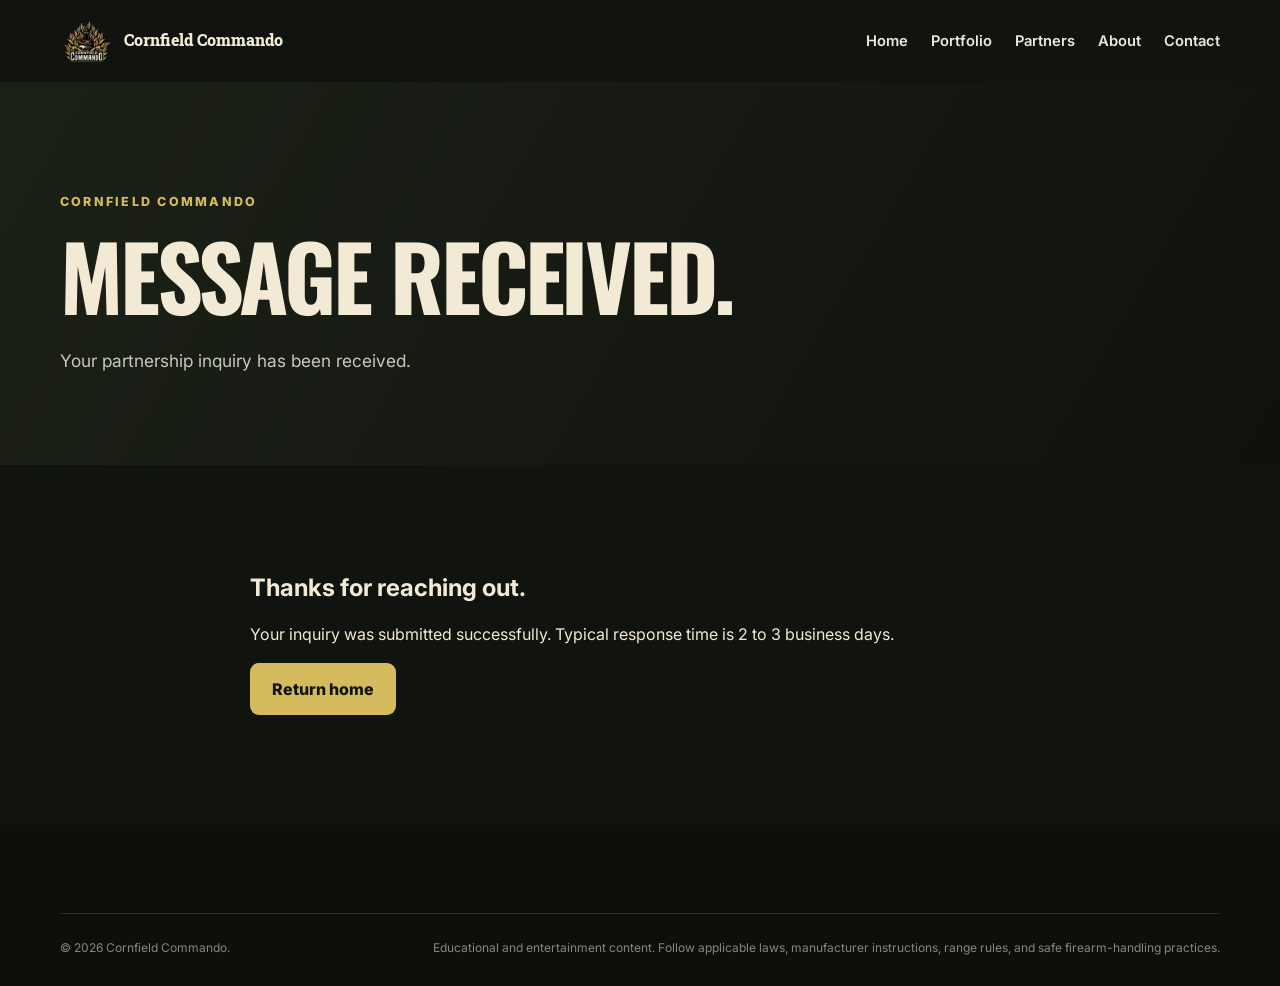
<file: thank-you/index.html>
<!DOCTYPE html><html lang="en"><head><meta charset="UTF-8"><meta name="viewport" content="width=device-width,initial-scale=1"><title>Message Received | Cornfield Commando</title><meta name="description" content="Your partnership inquiry has been received."><link rel="canonical" href="https://cornfieldcommando.com/thank-you.html"><link rel="icon" href="/assets/favicon-32.png"><link rel="preconnect" href="https://fonts.googleapis.com"><link rel="preconnect" href="https://fonts.gstatic.com" crossorigin><link href="https://fonts.googleapis.com/css2?family=Oswald:wght@500;600;700&family=Roboto+Slab:wght@600;700;800&family=Inter:wght@400;500;600;700;800&display=swap" rel="stylesheet"><link rel="stylesheet" href="/styles.css"></head><body><header class="site-header scrolled"><nav class="nav wrap"><a class="brand" href="/"><img src="/assets/logo.png" alt="Cornfield Commando logo"><span>Cornfield Commando</span></a><button class="menu-toggle" aria-expanded="false" aria-controls="nav-links"><span></span><span></span><span></span><span class="sr-only">Toggle navigation</span></button><div class="nav-links" id="nav-links"><a href="/">Home</a><a href="/portfolio.html">Portfolio</a><a href="/partners.html">Partners</a><a href="/about.html">About</a><a href="/contact.html">Contact</a></div></nav></header><main class="inner-page"><section class="inner-hero"><div class="wrap"><p class="eyebrow">Cornfield Commando</p><h1>Message received.</h1><p>Your partnership inquiry has been received.</p></div></section><section class="section"><div class="wrap narrow-copy"><h2>Thanks for reaching out.</h2><p>Your inquiry was submitted successfully. Typical response time is 2 to 3 business days.</p><a class="button button-primary" href="/">Return home</a></div></section></main><footer><div class="wrap footer-bottom"><p>© <span id="year"></span> Cornfield Commando.</p><p class="disclaimer">Educational and entertainment content. Follow applicable laws, manufacturer instructions, range rules, and safe firearm-handling practices.</p></div></footer><script src="/script.js"></script></body></html>
</file>
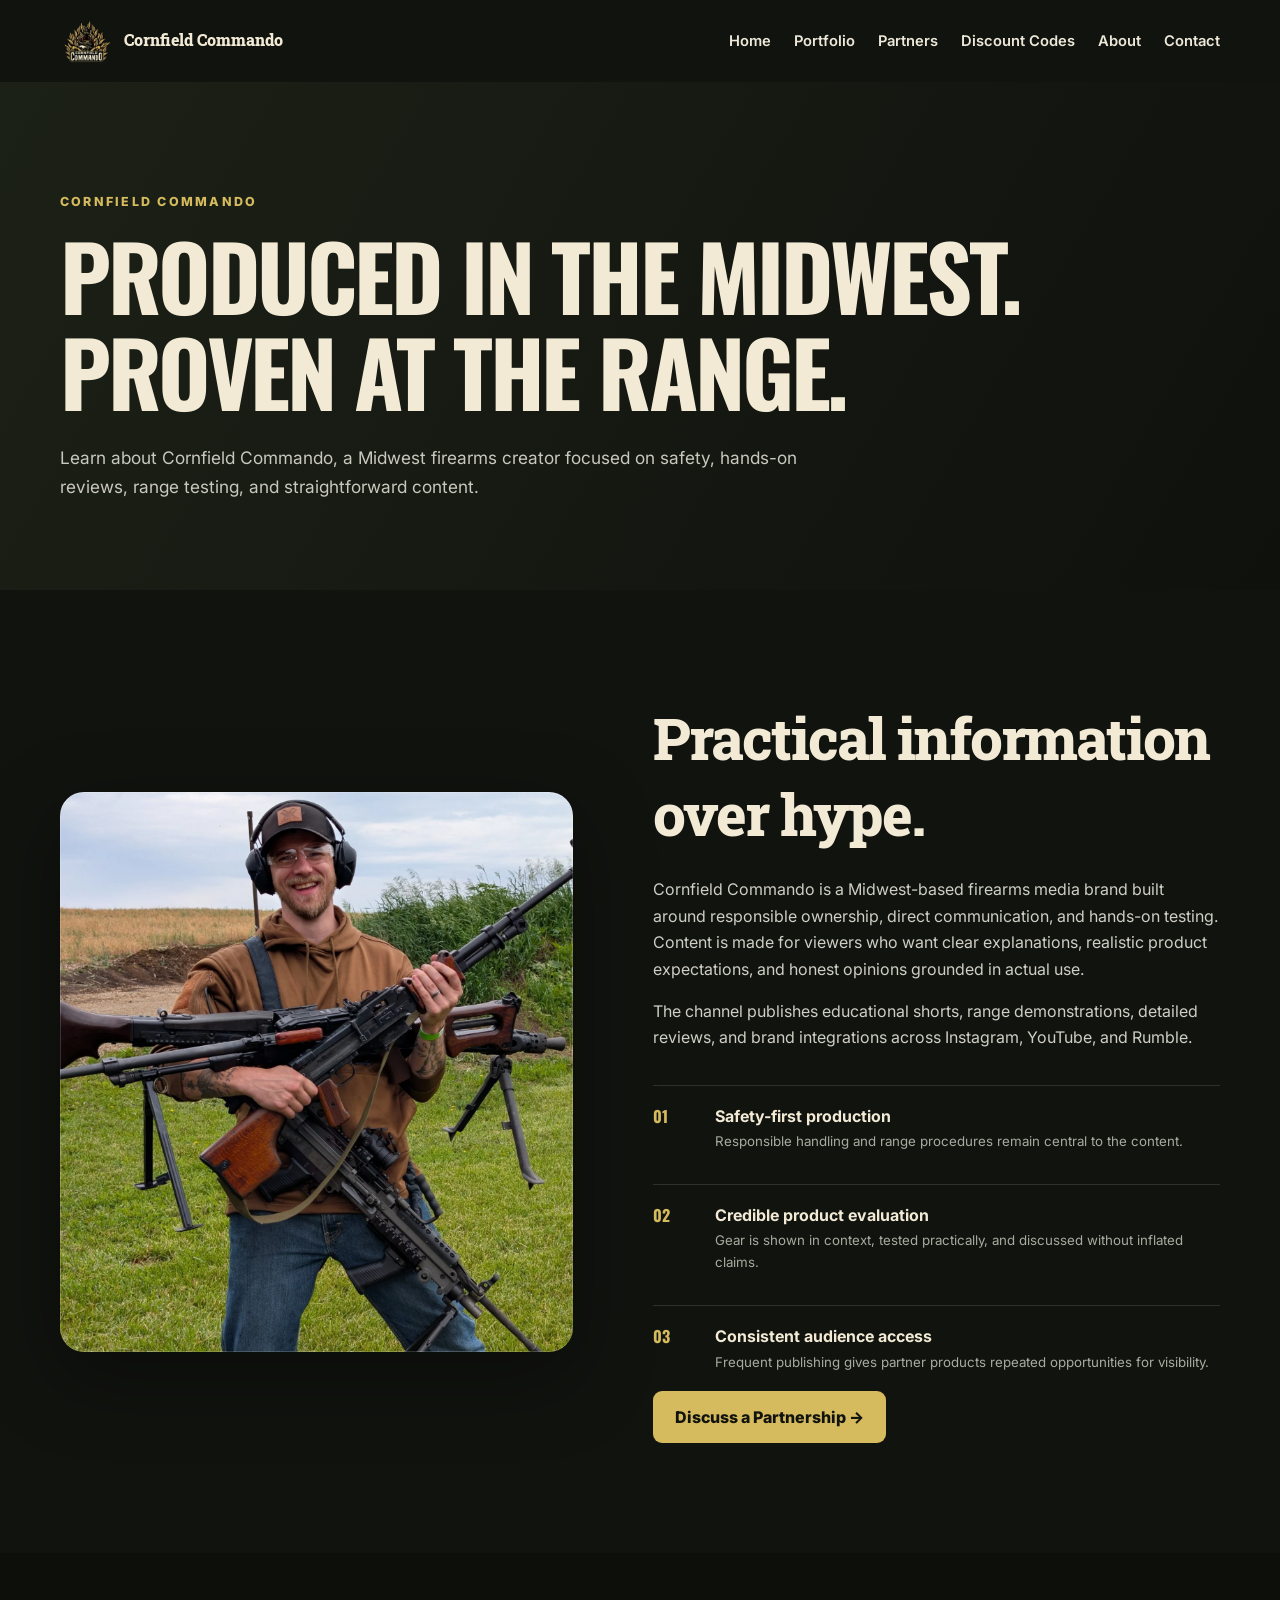
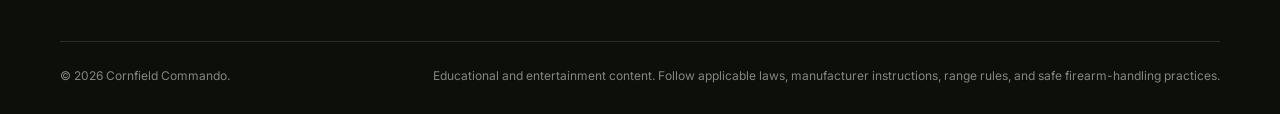
<file: about.html>
<!DOCTYPE html>
<html lang="en"><head><meta charset="utf-8"/><meta content="width=device-width,initial-scale=1" name="viewport"/><title>About Cornfield Commando | Firearms Creator &amp; Reviewer</title><meta content="Learn about Cornfield Commando, a Midwest firearms creator focused on safety, hands-on reviews, range testing, and straightforward content." name="description"/><link href="https://cornfieldcommando.com/about.html" rel="canonical"/><link href="/assets/favicon-32.png" rel="icon"/><link href="https://fonts.googleapis.com" rel="preconnect"/><link crossorigin="" href="https://fonts.gstatic.com" rel="preconnect"/><link href="https://fonts.googleapis.com/css2?family=Oswald:wght@500;600;700&amp;family=Roboto+Slab:wght@600;700;800&amp;family=Inter:wght@400;500;600;700;800&amp;display=swap" rel="stylesheet"/><link href="/styles.css" rel="stylesheet"/></head><body><header class="site-header scrolled"><nav class="nav wrap"><a class="brand" href="/"><img alt="Cornfield Commando logo" src="/assets/logo.png"/><span>Cornfield Commando</span></a><button aria-controls="nav-links" aria-expanded="false" class="menu-toggle"><span></span><span></span><span></span><span class="sr-only">Toggle navigation</span></button><div class="nav-links" id="nav-links"><a href="/">Home</a><a href="/portfolio.html">Portfolio</a><a href="/partners.html">Partners</a><a href="/affiliates">Discount Codes</a><a href="/about.html">About</a><a href="/contact.html">Contact</a></div></nav></header><main class="inner-page"><section class="inner-hero"><div class="wrap"><p class="eyebrow">Cornfield Commando</p><h1>Produced in the Midwest. Proven at the range.</h1><p>Learn about Cornfield Commando, a Midwest firearms creator focused on safety, hands-on reviews, range testing, and straightforward content.</p></div></section><section class="section"><div class="wrap split"><div class="image-frame"><img alt="Cornfield Commando at an outdoor shooting range" src="/assets/creator-portrait.webp"/></div><div class="section-copy"><h2>Practical information over hype.</h2><p>Cornfield Commando is a Midwest-based firearms media brand built around responsible ownership, direct communication, and hands-on testing. Content is made for viewers who want clear explanations, realistic product expectations, and honest opinions grounded in actual use.</p><p>The channel publishes educational shorts, range demonstrations, detailed reviews, and brand integrations across Instagram, YouTube, and Rumble.</p><div class="feature-list"><div><span>01</span><div><strong>Safety-first production</strong><small>Responsible handling and range procedures remain central to the content.</small></div></div><div><span>02</span><div><strong>Credible product evaluation</strong><small>Gear is shown in context, tested practically, and discussed without inflated claims.</small></div></div><div><span>03</span><div><strong>Consistent audience access</strong><small>Frequent publishing gives partner products repeated opportunities for visibility.</small></div></div></div><a class="button button-primary" href="/contact.html">Discuss a Partnership →</a></div></div></section></main><footer><div class="wrap footer-bottom"><p>© <span id="year"></span> Cornfield Commando.</p><p class="disclaimer">Educational and entertainment content. Follow applicable laws, manufacturer instructions, range rules, and safe firearm-handling practices.</p></div></footer><script src="/script.js"></script></body></html>
</file>
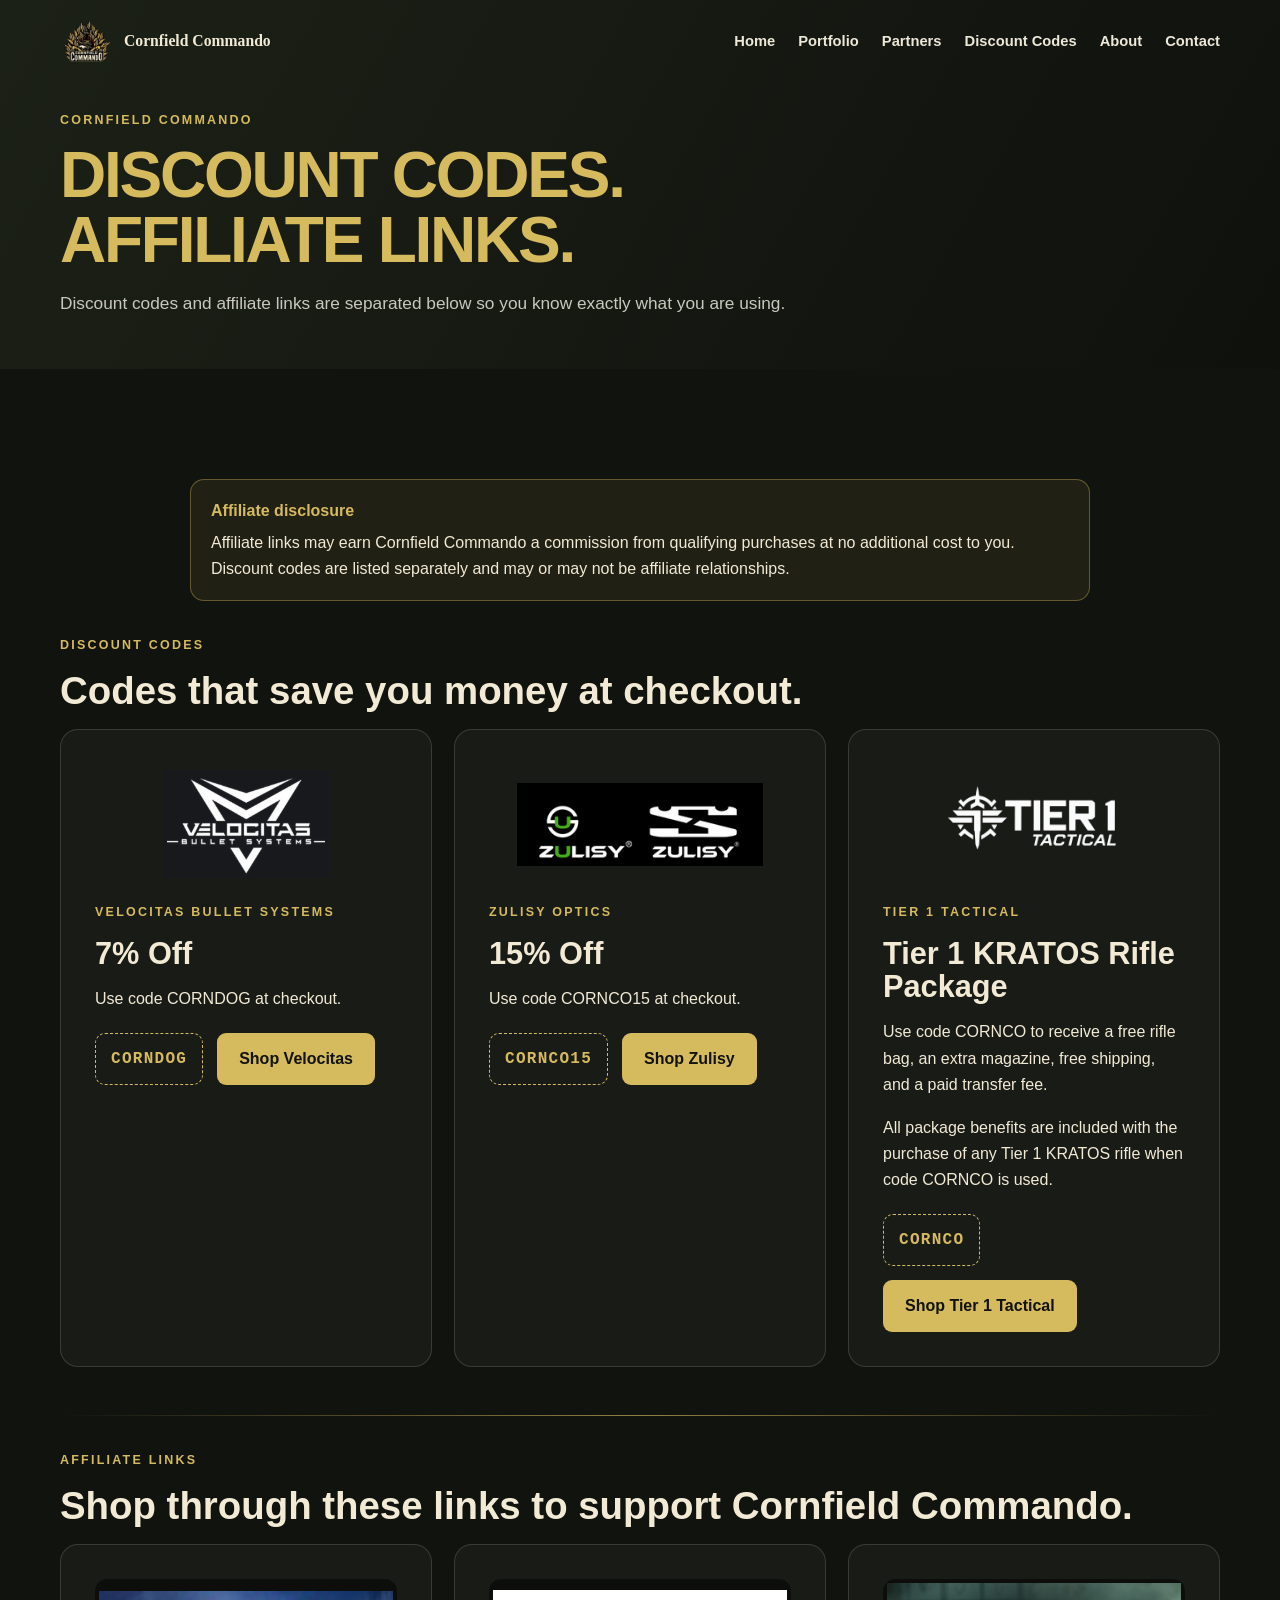
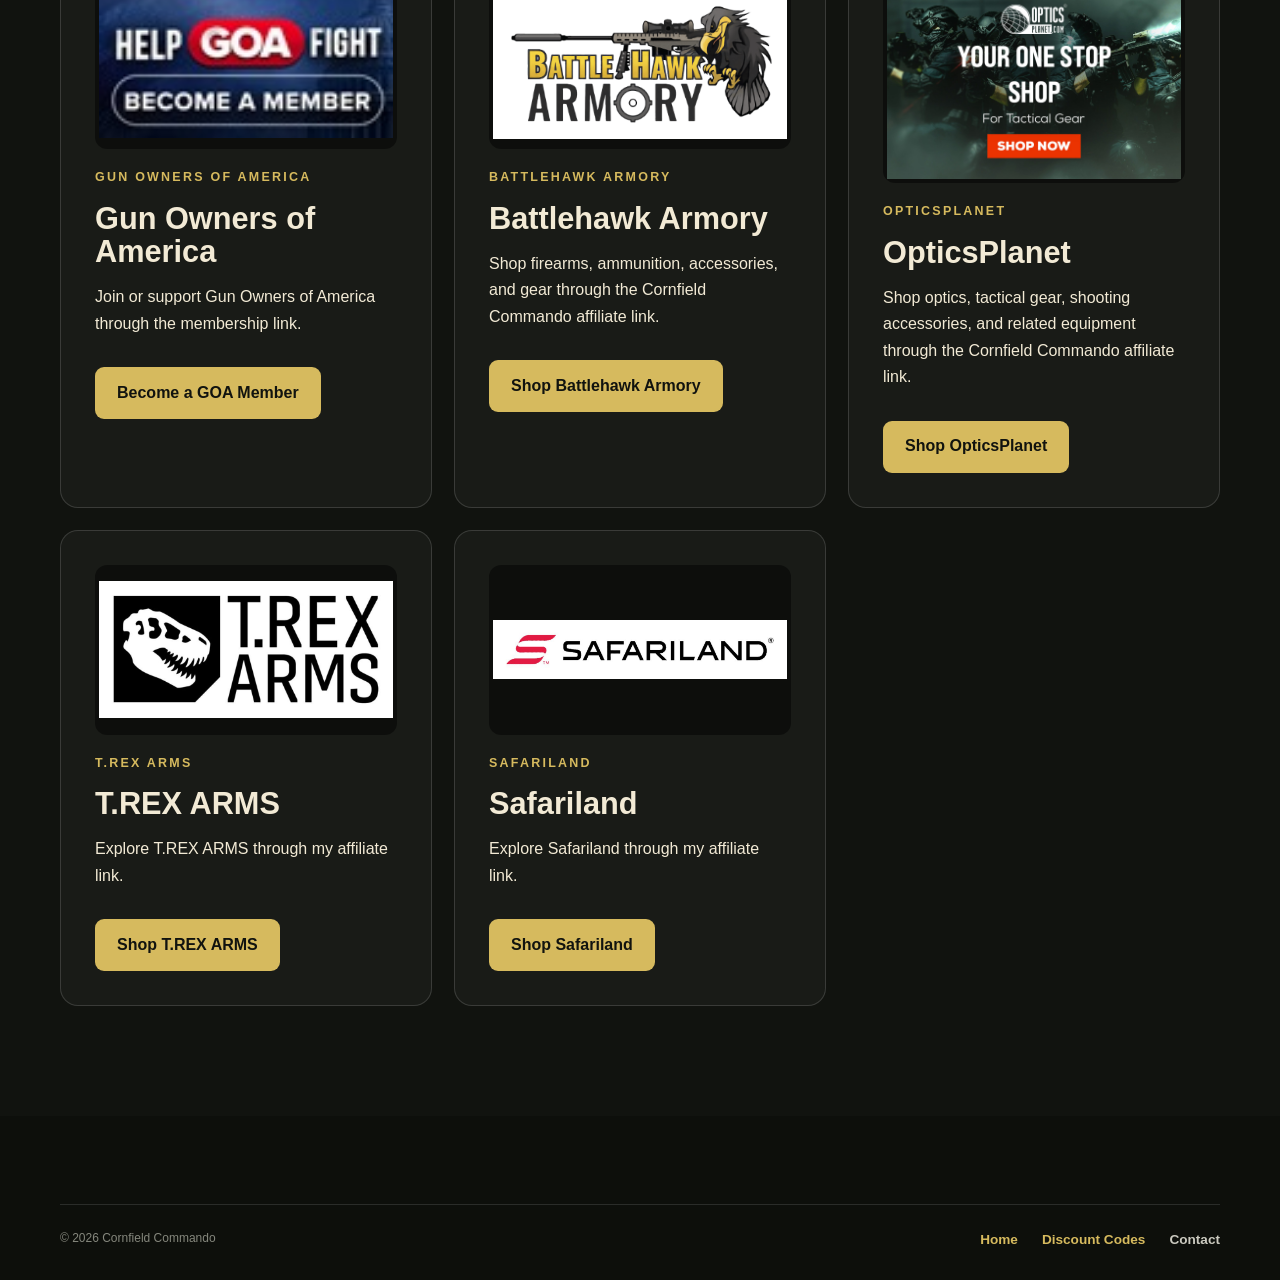
<file: affiliates.html>
<!DOCTYPE html>

<html lang="en">
<head>
<meta charset="utf-8"/>
<meta content="width=device-width, initial-scale=1" name="viewport"/>
<title>Discount Codes &amp; Affiliate Links | Cornfield Commando</title>
<meta content="Cornfield Commando discount codes and affiliate links for firearms, optics, ammunition, and gear brands." name="description"/>
<link href="https://cornfieldcommando.com/affiliates" rel="canonical"/>
<meta content="Cornfield Commando Discount Codes" property="og:title"/>
<meta content="Current Cornfield Commando discount codes and affiliate links." property="og:description"/>
<meta content="https://cornfieldcommando.com/affiliates" property="og:url"/>
<meta content="website" property="og:type"/>
<link href="styles.css" rel="stylesheet"/>
</head>
<body>
<header class="site-header" id="top">
<nav aria-label="Main navigation" class="nav wrap">
<a aria-label="Cornfield Commando home" class="brand" href="/">
<img alt="Cornfield Commando logo" src="assets/logo.png"/>
<span>Cornfield Commando</span>
</a>
<button aria-controls="nav-links" aria-expanded="false" class="menu-toggle">
<span></span><span></span><span></span>
<span class="sr-only">Toggle navigation</span>
</button>
<div class="nav-links" id="nav-links"><a href="/">Home</a><a href="/portfolio.html">Portfolio</a><a href="/partners.html">Partners</a><a aria-current="page" href="/affiliates">Discount Codes</a><a href="/about.html">About</a><a href="/contact.html">Contact</a></div>
</nav>
</header>
<main><section class="inner-hero affiliate-hero"><div class="wrap"><p class="eyebrow">Cornfield Commando</p><h1 class="affiliate-title"><span>DISCOUNT CODES.</span><span>AFFILIATE LINKS.</span></h1><p>Discount codes and affiliate links are separated below so you know exactly what you are using.</p></div></section><section class="section"><div class="wrap"><div class="affiliate-disclosure"><strong>Affiliate disclosure</strong><p>Affiliate links may earn Cornfield Commando a commission from qualifying purchases at no additional cost to you. Discount codes are listed separately and may or may not be affiliate relationships.</p></div><div class="affiliate-section-heading"><p class="eyebrow">Discount codes</p><h2>Codes that save you money at checkout.</h2></div><div class="affiliate-grid discount-grid"><article class="affiliate-card discount-card"><div class="affiliate-card-brand"><img alt="Velocitas Bullet Systems logo" loading="lazy" src="assets/velocitas-logo.png?v=f1e5de23"/></div><p class="eyebrow">Velocitas Bullet Systems</p><h3>7% Off</h3><p>Use code CORNDOG at checkout.</p><div class="affiliate-code-row"><code>CORNDOG</code>
<a class="button button-primary" href="https://www.velocitasbullets.com" rel="noopener sponsored" target="_blank">Shop Velocitas</a></div></article><article class="affiliate-card discount-card"><div class="affiliate-card-brand"><img alt="Zulisy Optics logo" loading="lazy" src="assets/zulisy-logo.png?v=ecc88859"/></div><p class="eyebrow">Zulisy Optics</p><h3>15% Off</h3><p>Use code CORNCO15 at checkout.</p><div class="affiliate-code-row"><code>CORNCO15</code><a class="button button-primary" href="https://www.zulisyoptics.com" rel="noopener sponsored" target="_blank">Shop Zulisy</a></div></article><article class="affiliate-card discount-card"><div class="affiliate-card-brand"><img alt="Tier 1 Tactical logo" loading="lazy" src="assets/tier1-tactical.png?v=97ea48d6"/></div><p class="eyebrow">Tier 1 Tactical</p><h3>Tier 1 KRATOS Rifle Package</h3><p>Use code CORNCO to receive a free rifle bag, an extra magazine, free shipping, and a paid transfer fee.</p><p>All package benefits are included with the purchase of any Tier 1 KRATOS rifle when code CORNCO is used.</p><div class="affiliate-code-row"><code>CORNCO</code><a class="button button-primary" href="https://tier1tactical.com" rel="noopener sponsored" target="_blank">Shop Tier 1 Tactical</a></div></article></div><div class="affiliate-split-divider"></div><div class="affiliate-section-heading"><p class="eyebrow">Affiliate links</p><h2>Shop through these links to support Cornfield Commando.</h2></div><div class="affiliate-grid affiliate-links-grid"><article class="affiliate-card affiliate-link-card"><div class="affiliate-banner"><img alt="Gun Owners of America affiliate banner" loading="lazy" src="assets/goa-membership-banner-v247.jpg"/></div><p class="eyebrow">Gun Owners of America</p><h3>Gun Owners of America</h3><p>Join or support Gun Owners of America through the membership link.</p><a class="button button-primary" href="/go/goa" rel="noopener sponsored" target="_blank">Become a GOA Member</a></article><article class="affiliate-card affiliate-link-card"><div class="affiliate-banner"><img alt="Battlehawk Armory affiliate banner" loading="lazy" src="assets/battlehawk-logo-v247.png"/></div><p class="eyebrow">Battlehawk Armory</p><h3>Battlehawk Armory</h3><p>Shop firearms, ammunition, accessories, and gear through the Cornfield Commando affiliate link.</p><a class="button button-primary" href="/go/battlehawk" rel="noopener sponsored" target="_blank">Shop Battlehawk Armory</a></article><article class="affiliate-card affiliate-link-card"><div class="affiliate-banner"><img alt="OpticsPlanet affiliate banner" loading="lazy" src="assets/opticsplanet-promo-v247.jpg"/></div><p class="eyebrow">OpticsPlanet</p><h3>OpticsPlanet</h3><p>Shop optics, tactical gear, shooting accessories, and related equipment through the Cornfield Commando affiliate link.</p><a class="button button-primary" href="/go/opticsplanet" rel="noopener sponsored" target="_blank">Shop OpticsPlanet</a></article><article class="affiliate-card affiliate-link-card"><div class="affiliate-banner"><img alt="Trex Arms logo" loading="lazy" src="assets/trex-arms-logo-v251.png"/></div><p class="eyebrow">T.REX ARMS</p><h3>T.REX ARMS</h3><p>Explore T.REX ARMS through my affiliate link.</p>
<a class="button button-primary" href="/go/trex-arms" rel="noopener sponsored" target="_blank">Shop T.REX ARMS</a></article><article class="affiliate-card affiliate-link-card"><div class="affiliate-banner"><img alt="Safariland logo" loading="lazy" src="assets/safariland-logo-v251.png"/></div><p class="eyebrow">Safariland</p><h3>Safariland</h3><p>Explore Safariland through my affiliate link.</p>
<a class="button button-primary" href="/go/safariland" rel="noopener sponsored" target="_blank">Shop Safariland</a></article></div></div></section></main>
<footer class="site-footer">
<div class="wrap footer-bottom">
<span>© 2026 Cornfield Commando</span>
<div class="footer-links">
<a href="/">Home</a>
<a href="/affiliates">Discount Codes</a>
<a href="/contact">Contact</a>
</div>
</div>
</footer>
<script src="script.js"></script>
</body>
</html>
</file>
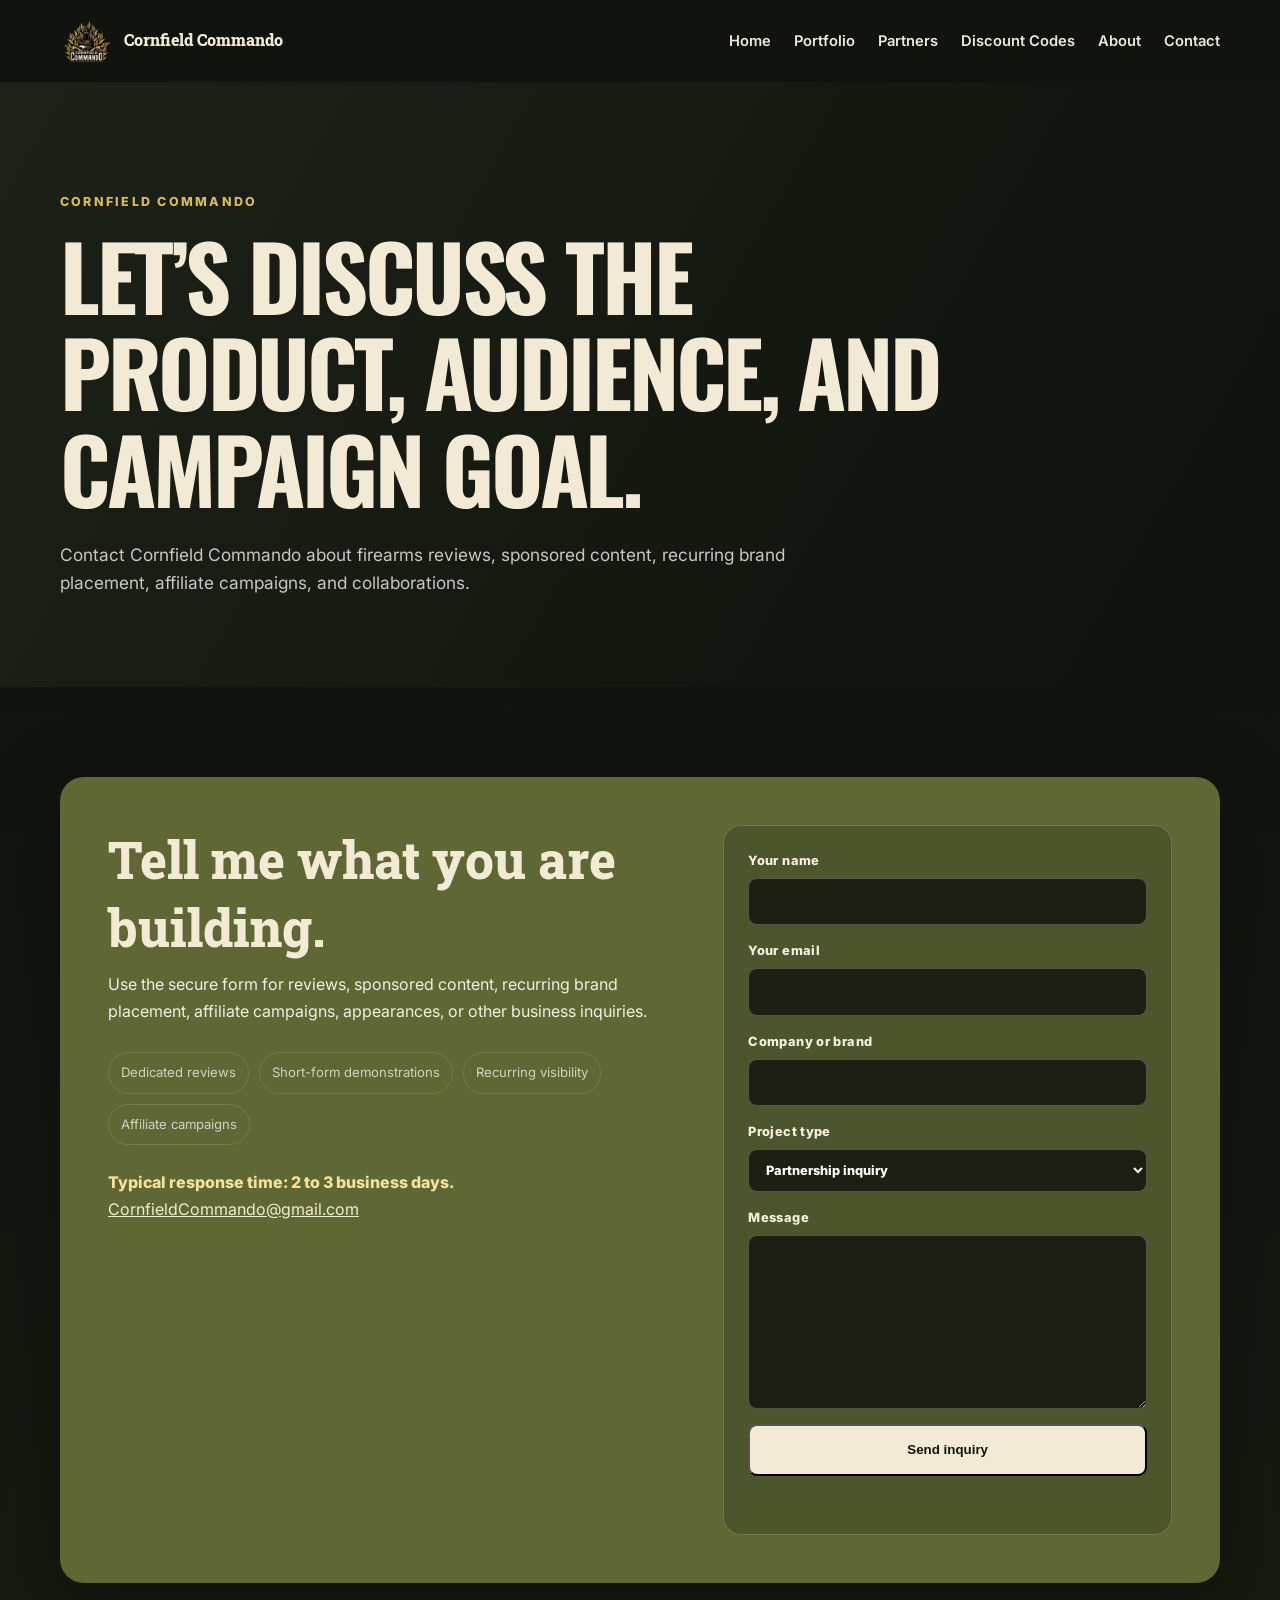
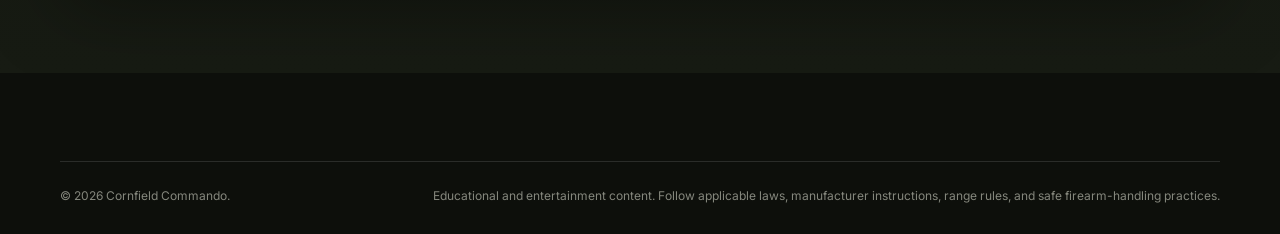
<file: contact.html>
<!DOCTYPE html>
<html lang="en"><head><meta charset="utf-8"/><meta content="width=device-width,initial-scale=1" name="viewport"/><title>Contact Cornfield Commando | Partnership Inquiries</title><meta content="Contact Cornfield Commando about firearms reviews, sponsored content, recurring brand placement, affiliate campaigns, and collaborations." name="description"/><link href="https://cornfieldcommando.com/contact.html" rel="canonical"/><link href="/assets/favicon-32.png" rel="icon"/><link href="https://fonts.googleapis.com" rel="preconnect"/><link crossorigin="" href="https://fonts.gstatic.com" rel="preconnect"/><link href="https://fonts.googleapis.com/css2?family=Oswald:wght@500;600;700&amp;family=Roboto+Slab:wght@600;700;800&amp;family=Inter:wght@400;500;600;700;800&amp;display=swap" rel="stylesheet"/><link href="/styles.css" rel="stylesheet"/></head><body><header class="site-header scrolled"><nav class="nav wrap"><a class="brand" href="/"><img alt="Cornfield Commando logo" src="/assets/logo.png"/><span>Cornfield Commando</span></a><button aria-controls="nav-links" aria-expanded="false" class="menu-toggle"><span></span><span></span><span></span><span class="sr-only">Toggle navigation</span></button><div class="nav-links" id="nav-links"><a href="/">Home</a><a href="/portfolio.html">Portfolio</a><a href="/partners.html">Partners</a><a href="/affiliates">Discount Codes</a><a href="/about.html">About</a><a href="/contact.html">Contact</a></div></nav></header><main class="inner-page"><section class="inner-hero"><div class="wrap"><p class="eyebrow">Cornfield Commando</p><h1>Let’s discuss the product, audience, and campaign goal.</h1><p>Contact Cornfield Commando about firearms reviews, sponsored content, recurring brand placement, affiliate campaigns, and collaborations.</p></div></section><section class="contact-section inner-contact"><div class="wrap contact-panel contact-panel-form"><div class="contact-copy"><h2>Tell me what you are building.</h2><p>Use the secure form for reviews, sponsored content, recurring brand placement, affiliate campaigns, appearances, or other business inquiries.</p><div class="partner-points"><span>Dedicated reviews</span><span>Short-form demonstrations</span><span>Recurring visibility</span><span>Affiliate campaigns</span></div><p class="response-time">Typical response time: 2 to 3 business days.</p><a href="mailto:CornfieldCommando@gmail.com">CornfieldCommando@gmail.com</a></div><form action="/thank-you/" class="contact-form" data-netlify="true" id="partnership-inquiry-form" method="POST" name="partnership-inquiry" netlify-honeypot="bot-field"><input name="form-name" type="hidden" value="partnership-inquiry"/><p class="hidden"><label>Do not fill this out: <input name="bot-field"/></label></p><label>Your name<input name="name" required="" type="text"/></label><label>Your email<input name="email" required="" type="email"/></label><label>Company or brand<input name="company" type="text"/></label><label>Project type<select name="project-type"><option>Partnership inquiry</option><option>Product review</option><option>Sponsored content</option><option>Affiliate campaign</option><option>Recurring brand placement</option></select></label><label>Message<textarea name="message" required="" rows="7"></textarea></label><button class="button button-light" type="submit">Send inquiry</button><p aria-live="polite" class="form-status" id="form-status" role="status"></p></form></div></section></main><footer><div class="wrap footer-bottom"><p>© <span id="year"></span> Cornfield Commando.</p><p class="disclaimer">Educational and entertainment content. Follow applicable laws, manufacturer instructions, range rules, and safe firearm-handling practices.</p></div></footer><script src="/script.js"></script></body></html>
</file>
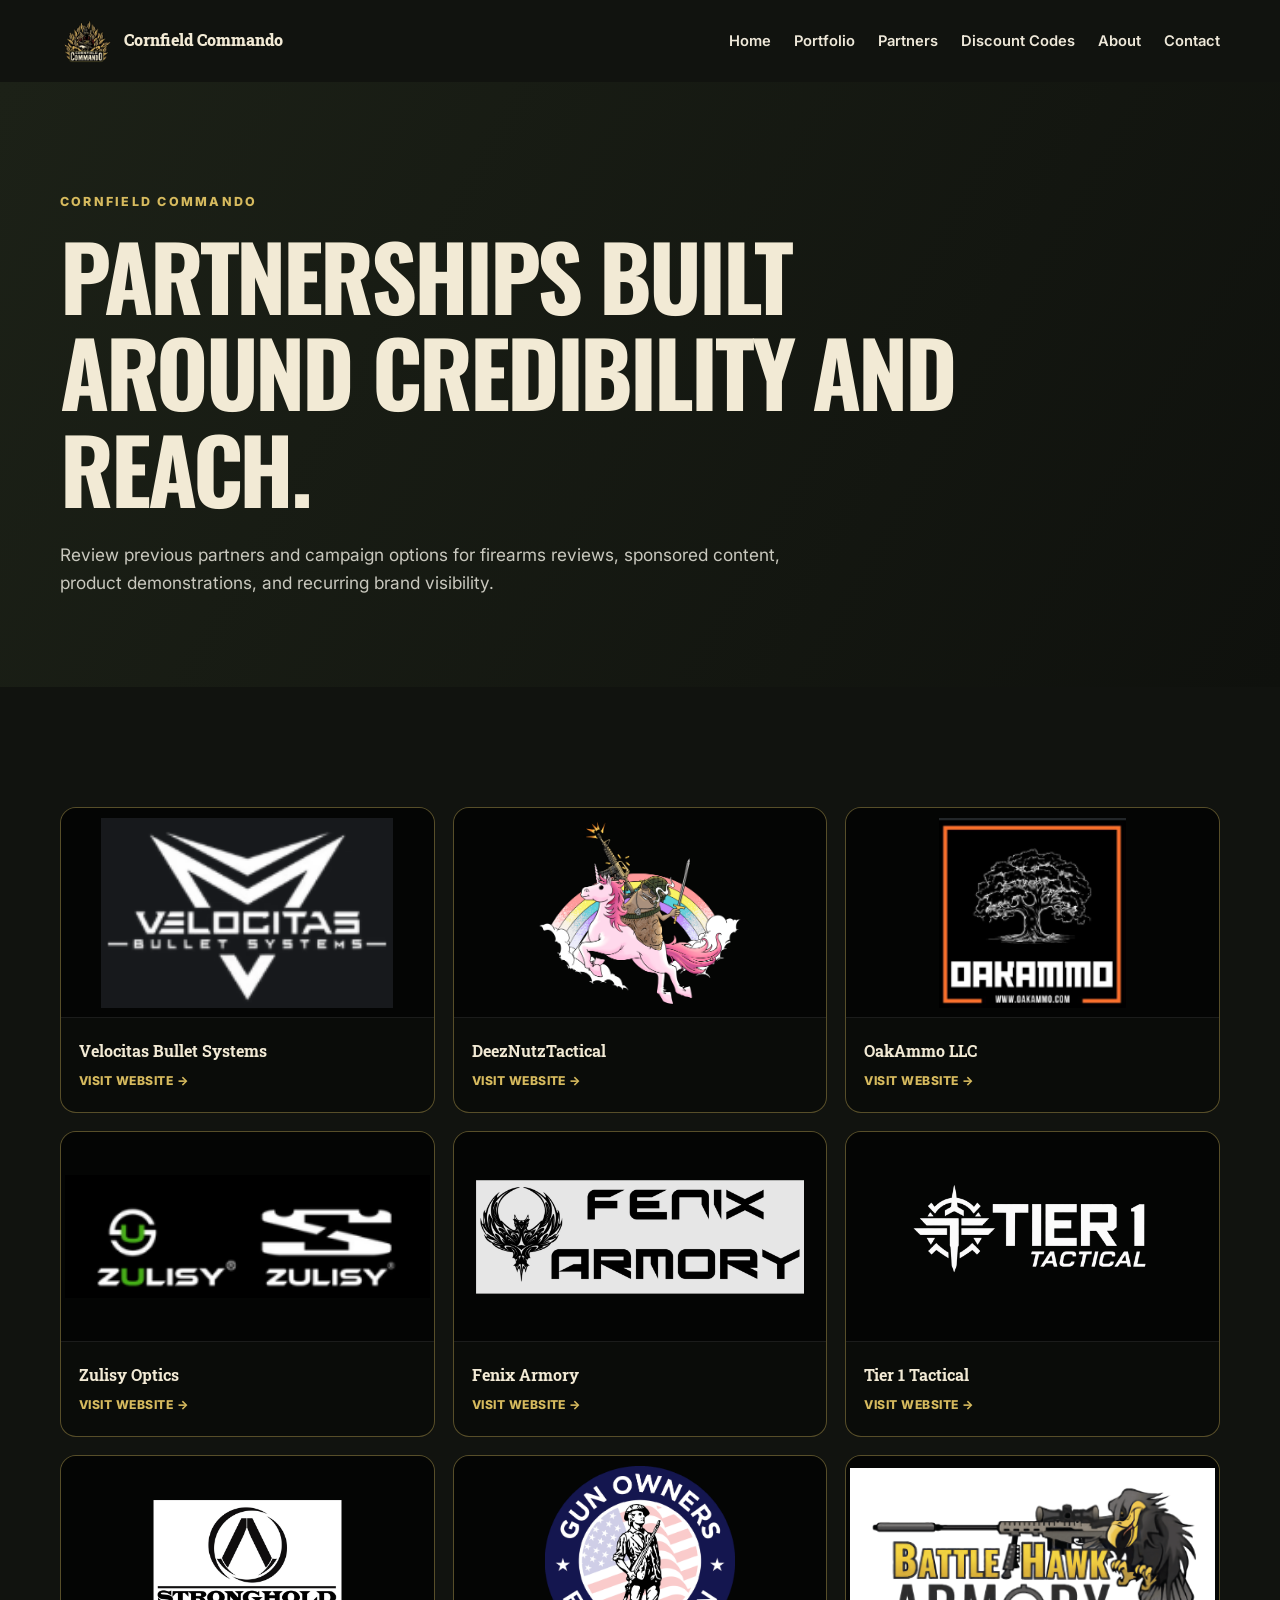
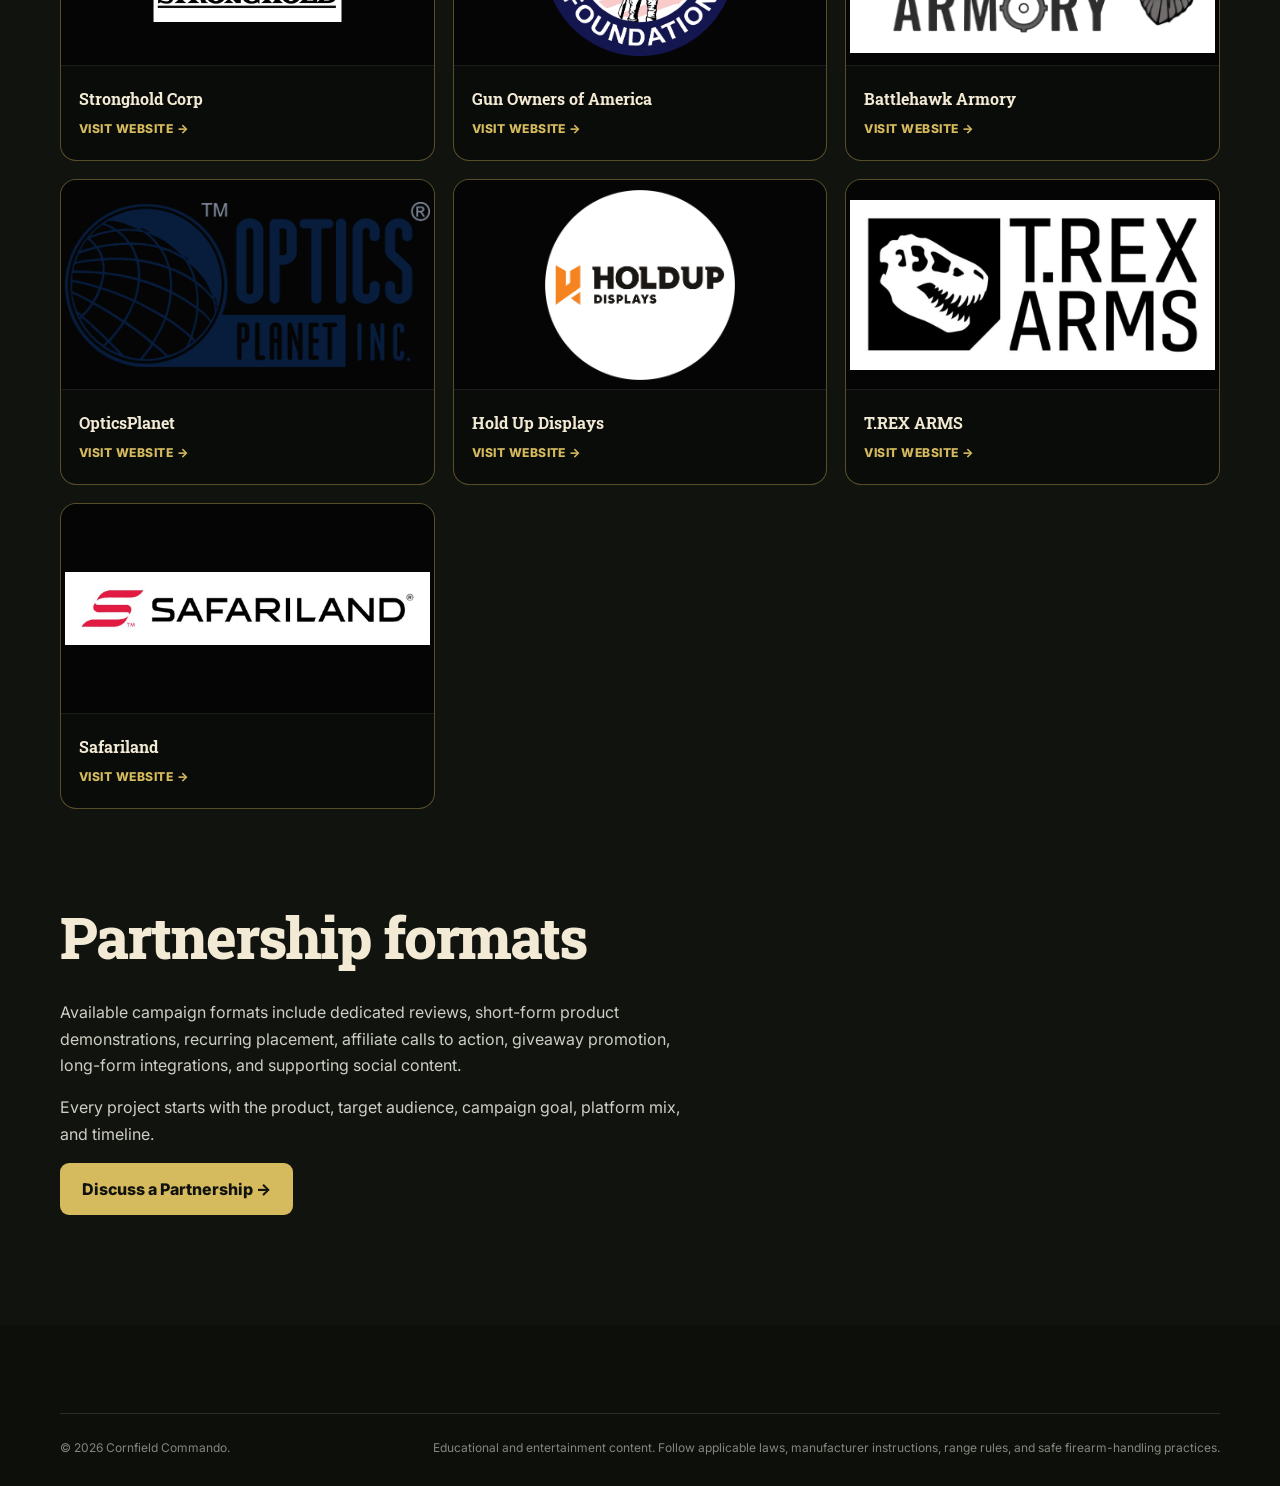
<file: partners.html>
<!DOCTYPE html>

<html lang="en"><head><meta charset="utf-8"/><meta content="width=device-width,initial-scale=1" name="viewport"/><title>Firearms Brand Partnerships | Cornfield Commando</title><meta content="Review previous partners and campaign options for firearms reviews, sponsored content, product demonstrations, and recurring brand visibility." name="description"/><link href="https://cornfieldcommando.com/partners.html" rel="canonical"/><link href="/assets/favicon-32.png" rel="icon"/><link href="https://fonts.googleapis.com" rel="preconnect"/><link crossorigin="" href="https://fonts.gstatic.com" rel="preconnect"/><link href="https://fonts.googleapis.com/css2?family=Oswald:wght@500;600;700&amp;family=Roboto+Slab:wght@600;700;800&amp;family=Inter:wght@400;500;600;700;800&amp;display=swap" rel="stylesheet"/><link href="/styles.css" rel="stylesheet"/></head><body><header class="site-header scrolled"><nav class="nav wrap"><a class="brand" href="/"><img alt="Cornfield Commando logo" src="/assets/logo.png"/><span>Cornfield Commando</span></a><button aria-controls="nav-links" aria-expanded="false" class="menu-toggle"><span></span><span></span><span></span><span class="sr-only">Toggle navigation</span></button><div class="nav-links" id="nav-links"><a href="/">Home</a><a href="/portfolio.html">Portfolio</a><a href="/partners.html">Partners</a><a href="/affiliates">Discount Codes</a><a href="/about.html">About</a><a href="/contact.html">Contact</a></div></nav></header><main class="inner-page"><section class="inner-hero"><div class="wrap"><p class="eyebrow">Cornfield Commando</p><h1>Partnerships built around credibility and reach.</h1><p>Review previous partners and campaign options for firearms reviews, sponsored content, product demonstrations, and recurring brand visibility.</p></div></section><section class="section"><div class="wrap"><div class="partner-logo-grid uniform-partner-grid"><a aria-label="Visit Velocitas Bullet Systems" class="partner-logo-card reveal uniform-partner-card" href="https://www.velocitasbullets.com" rel="noopener noreferrer" target="_blank"><div class="partner-logo-box"><img alt="Velocitas Bullet Systems logo" loading="lazy" src="assets/velocitas-logo.png"/></div><div class="partner-name"><strong>Velocitas Bullet Systems</strong><span>Visit website →</span></div></a><a aria-label="Visit DeezNutzTactical" class="partner-logo-card reveal uniform-partner-card" href="https://deeznutztactical.com" rel="noopener noreferrer" target="_blank"><div class="partner-logo-box"><img alt="DeezNutzTactical logo" loading="lazy" src="/assets/deeznutz-logo.png"/></div><div class="partner-name"><strong>DeezNutzTactical</strong><span>Visit website →</span></div></a><a aria-label="Visit OakAmmo LLC" class="partner-logo-card reveal uniform-partner-card" href="https://oakammo.com" rel="noopener noreferrer" target="_blank"><div class="partner-logo-box"><img alt="OakAmmo LLC logo" loading="lazy" src="/assets/oakammo-logo.png"/></div><div class="partner-name"><strong>OakAmmo LLC</strong><span>Visit website →</span></div></a><a aria-label="Visit Zulisy Optics" class="partner-logo-card reveal uniform-partner-card" href="https://www.zulisyoptics.com" rel="noopener noreferrer" target="_blank"><div class="partner-logo-box"><img alt="Zulisy Optics logo" loading="lazy" src="/assets/zulisy-logo.png"/></div><div class="partner-name"><strong>Zulisy Optics</strong><span>Visit website →</span></div></a><a aria-label="Visit Fenix Armory" class="partner-logo-card reveal uniform-partner-card" href="https://www.fenixarmory.net" rel="noopener noreferrer" target="_blank"><div class="partner-logo-box"><img alt="Fenix Armory logo" loading="lazy" src="/assets/fenix-armory.png"/></div><div class="partner-name"><strong>Fenix Armory</strong><span>Visit website →</span></div></a><a aria-label="Visit Tier 1 Tactical" class="partner-logo-card reveal uniform-partner-card" href="https://tier1tactical.com" rel="noopener noreferrer" target="_blank"><div class="partner-logo-box"><img alt="Tier 1 Tactical logo" loading="lazy" src="/assets/tier1-tactical.png"/></div><div class="partner-name"><strong>Tier 1 Tactical</strong><span>Visit website →</span></div></a><a aria-label="Visit Stronghold Corp" class="partner-logo-card reveal uniform-partner-card" href="https://stronghold-corp.com" rel="noopener noreferrer" target="_blank"><div class="partner-logo-box"><img alt="Stronghold Corp logo" loading="lazy" src="/assets/stronghold-corp.png"/></div><div class="partner-name"><strong>Stronghold Corp</strong><span>Visit website →</span></div></a><a class="partner-logo-card reveal uniform-partner-card" href="/go/goa" rel="noopener sponsored" target="_blank"><div class="partner-logo-box"><img alt="Gun Owners of America logo" loading="lazy" src="assets/goa-organization-logo-v247.png"/></div><div class="partner-name"><strong>Gun Owners of America</strong><span>Visit website →</span></div></a><a class="partner-logo-card reveal uniform-partner-card" href="/go/battlehawk" rel="noopener sponsored" target="_blank"><div class="partner-logo-box"><img alt="Battlehawk Armory logo" loading="lazy" src="assets/battlehawk-logo-v247.png"/></div><div class="partner-name"><strong>Battlehawk Armory</strong><span>Visit website →</span></div></a><a class="partner-logo-card reveal uniform-partner-card" href="/go/opticsplanet" rel="noopener sponsored" target="_blank"><div class="partner-logo-box"><img alt="OpticsPlanet logo" loading="lazy" src="assets/opticsplanet-logo-v247.png"/></div><div class="partner-name"><strong>OpticsPlanet</strong><span>Visit website →</span></div></a><a class="partner-logo-card reveal uniform-partner-card" href="https://www.holdupdisplays.com/" rel="noopener noreferrer" target="_blank"><div class="partner-logo-box"><img alt="Holdup Displays logo" loading="lazy" src="assets/holdup-displays-logo-v251.png"/></div><div class="partner-name"><strong>Hold Up Displays</strong><span>Visit website →</span></div></a><a class="partner-logo-card reveal uniform-partner-card" href="/go/trex-arms" rel="noopener sponsored" target="_blank"><div class="partner-logo-box"><img alt="Trex Arms logo" loading="lazy" src="assets/trex-arms-logo-v251.png"/></div><div class="partner-name"><strong>T.REX ARMS</strong><span>Visit website →</span></div></a><a class="partner-logo-card reveal uniform-partner-card" href="/go/safariland" rel="noopener sponsored" target="_blank"><div class="partner-logo-box"><img alt="Safariland logo" loading="lazy" src="assets/safariland-logo-v251.png"/></div><div class="partner-name"><strong>Safariland</strong><span>Visit website →</span></div></a></div><div class="section-copy narrow-copy"><h2>Partnership formats</h2><p>Available campaign formats include dedicated reviews, short-form product demonstrations, recurring placement, affiliate calls to action, giveaway promotion, long-form integrations, and supporting social content.</p><p>Every project starts with the product, target audience, campaign goal, platform mix, and timeline.</p><a class="button button-primary" href="/contact.html">Discuss a Partnership →</a></div></div></section></main><footer><div class="wrap footer-bottom"><p>© <span id="year"></span> Cornfield Commando.</p><p class="disclaimer">Educational and entertainment content. Follow applicable laws, manufacturer instructions, range rules, and safe firearm-handling practices.</p></div></footer><script src="/script.js"></script></body></html>
</file>
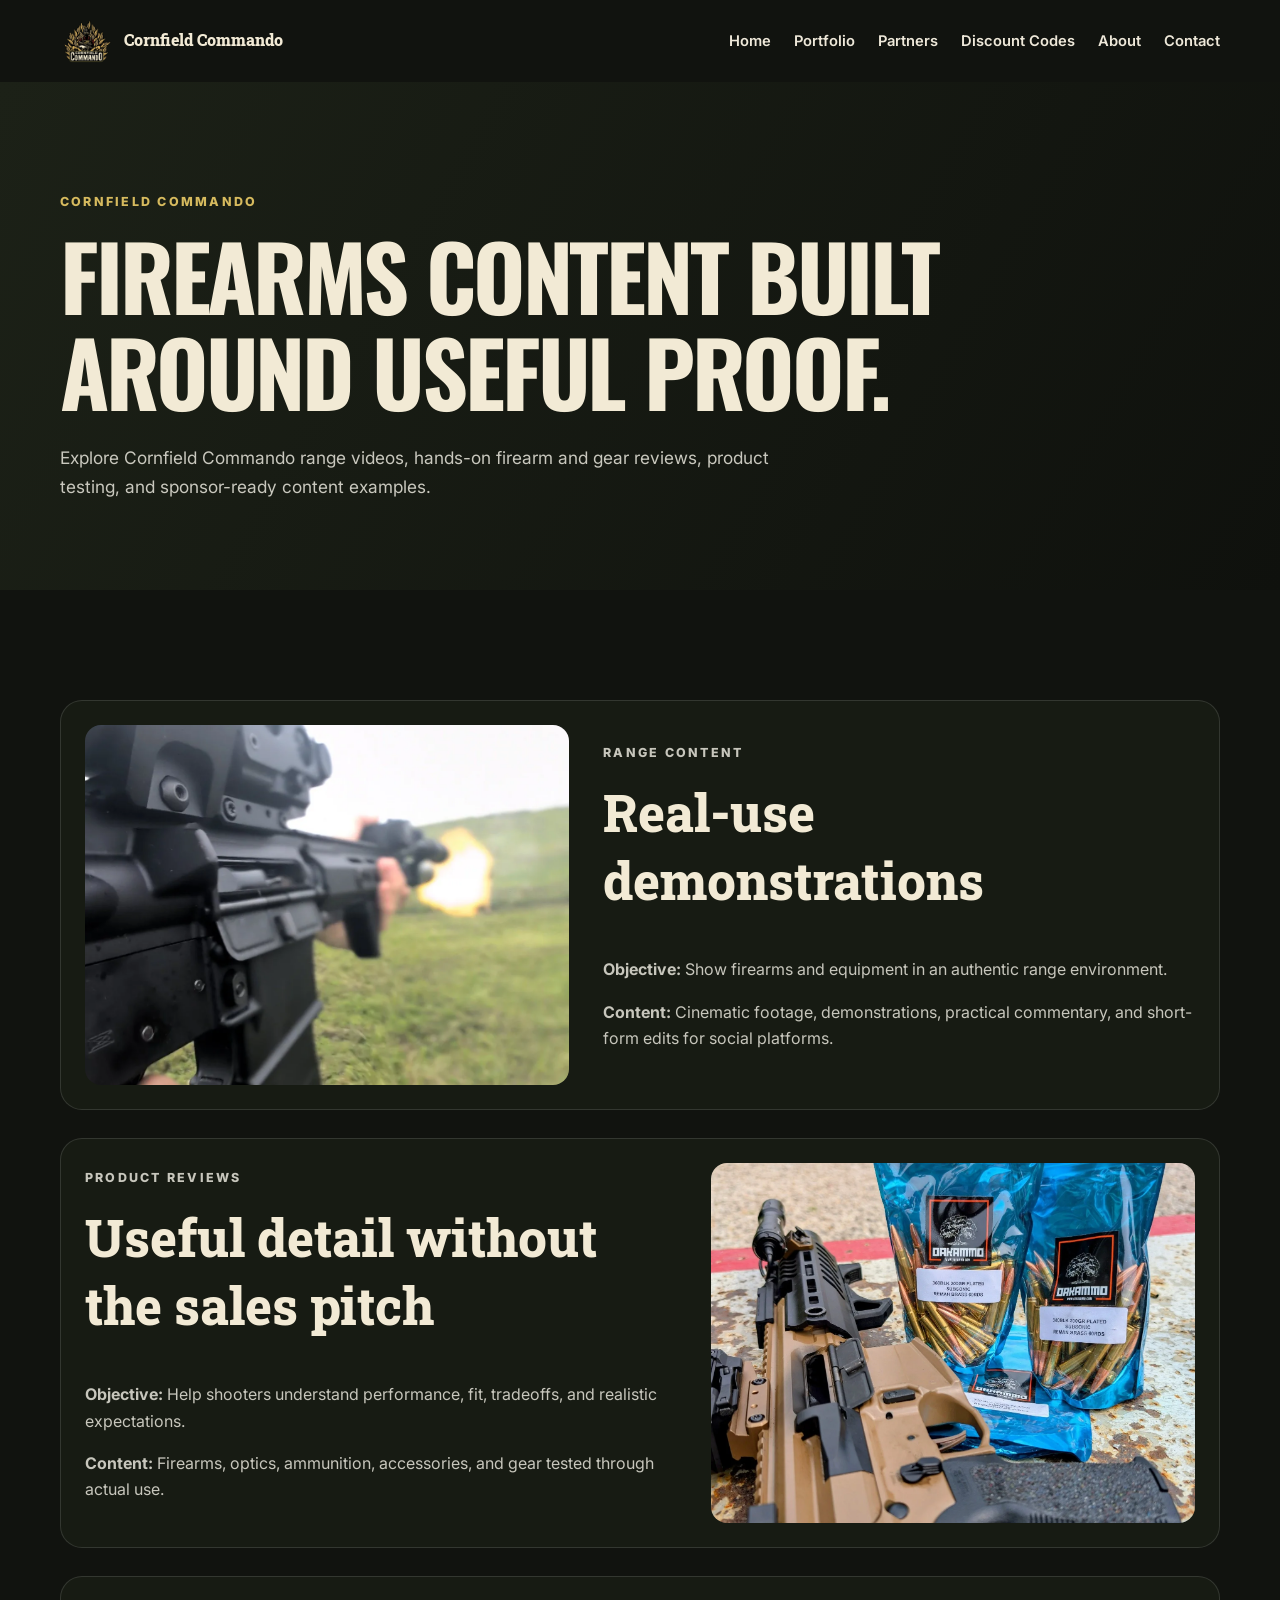
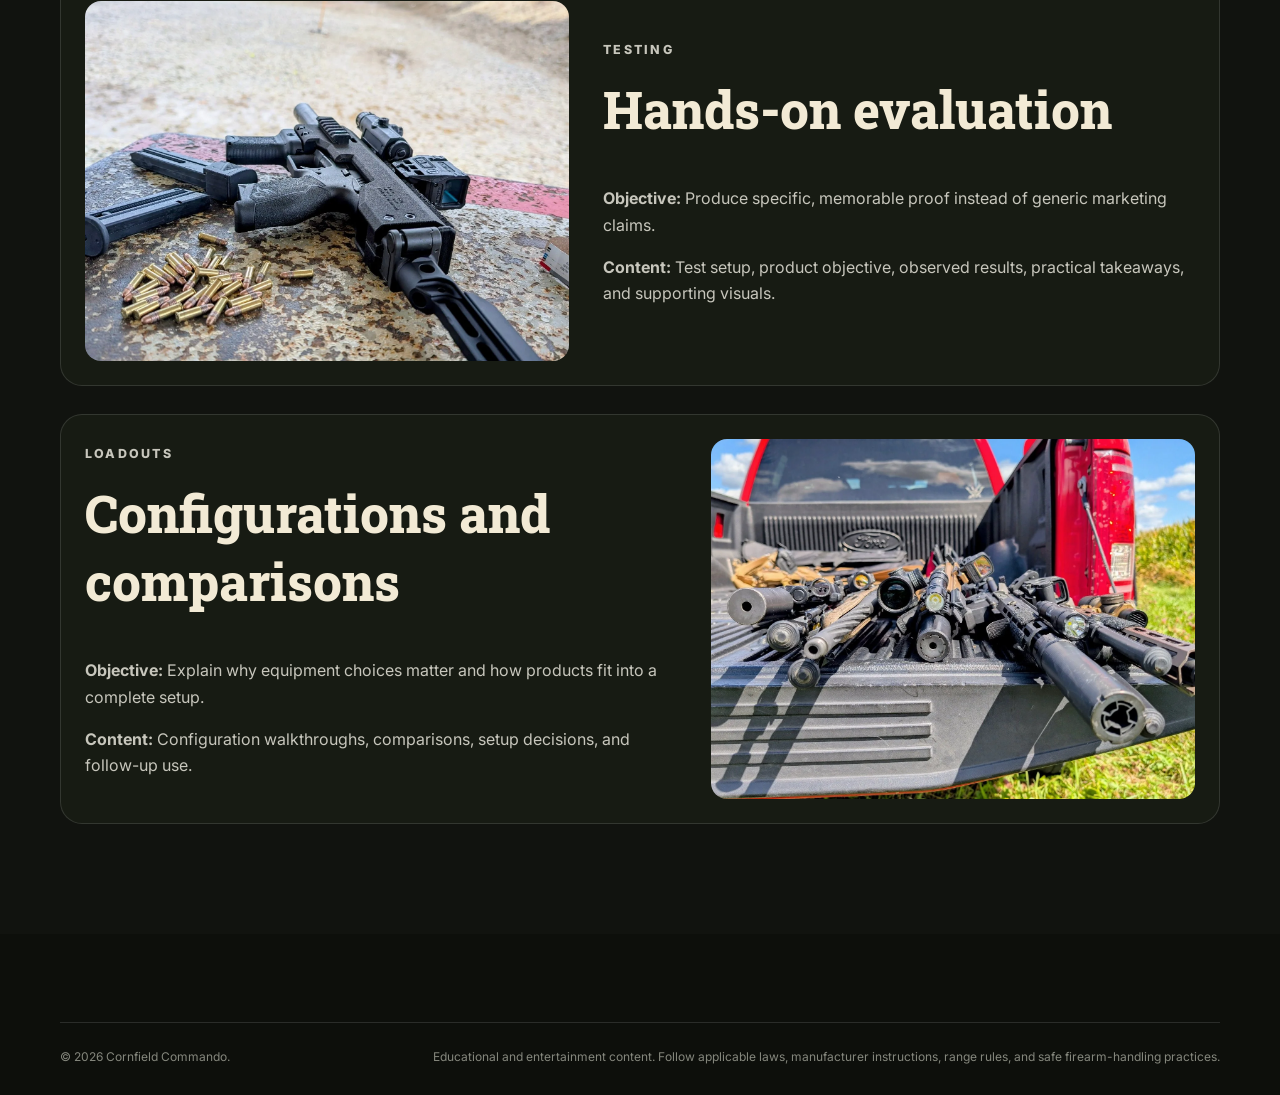
<file: portfolio.html>
<!DOCTYPE html>
<html lang="en"><head><meta charset="utf-8"/><meta content="width=device-width,initial-scale=1" name="viewport"/><title>Firearms Content Portfolio | Cornfield Commando</title><meta content="Explore Cornfield Commando range videos, hands-on firearm and gear reviews, product testing, and sponsor-ready content examples." name="description"/><link href="https://cornfieldcommando.com/portfolio.html" rel="canonical"/><link href="/assets/favicon-32.png" rel="icon"/><link href="https://fonts.googleapis.com" rel="preconnect"/><link crossorigin="" href="https://fonts.gstatic.com" rel="preconnect"/><link href="https://fonts.googleapis.com/css2?family=Oswald:wght@500;600;700&amp;family=Roboto+Slab:wght@600;700;800&amp;family=Inter:wght@400;500;600;700;800&amp;display=swap" rel="stylesheet"/><link href="/styles.css" rel="stylesheet"/></head><body><header class="site-header scrolled"><nav class="nav wrap"><a class="brand" href="/"><img alt="Cornfield Commando logo" src="/assets/logo.png"/><span>Cornfield Commando</span></a><button aria-controls="nav-links" aria-expanded="false" class="menu-toggle"><span></span><span></span><span></span><span class="sr-only">Toggle navigation</span></button><div class="nav-links" id="nav-links"><a href="/">Home</a><a href="/portfolio.html">Portfolio</a><a href="/partners.html">Partners</a><a href="/affiliates">Discount Codes</a><a href="/about.html">About</a><a href="/contact.html">Contact</a></div></nav></header><main class="inner-page"><section class="inner-hero"><div class="wrap"><p class="eyebrow">Cornfield Commando</p><h1>Firearms content built around useful proof.</h1><p>Explore Cornfield Commando range videos, hands-on firearm and gear reviews, product testing, and sponsor-ready content examples.</p></div></section><section class="section"><div class="wrap"><div class="case-grid"><article class="case-card" id="range"><img alt="Rifle firing during an outdoor range demonstration" src="/assets/fireball.webp"/><div><p class="eyebrow">Range content</p><h2>Real-use demonstrations</h2><p><strong>Objective:</strong> Show firearms and equipment in an authentic range environment.</p><p><strong>Content:</strong> Cinematic footage, demonstrations, practical commentary, and short-form edits for social platforms.</p></div></article><article class="case-card" id="reviews"><img alt="Rifle and ammunition arranged for a hands-on review" src="/assets/ammo-review.webp"/><div><p class="eyebrow">Product reviews</p><h2>Useful detail without the sales pitch</h2><p><strong>Objective:</strong> Help shooters understand performance, fit, tradeoffs, and realistic expectations.</p><p><strong>Content:</strong> Firearms, optics, ammunition, accessories, and gear tested through actual use.</p></div></article><article class="case-card" id="testing"><img alt="Pistol-caliber carbine positioned for range testing" src="/assets/pcc-range.webp"/><div><p class="eyebrow">Testing</p><h2>Hands-on evaluation</h2><p><strong>Objective:</strong> Produce specific, memorable proof instead of generic marketing claims.</p><p><strong>Content:</strong> Test setup, product objective, observed results, practical takeaways, and supporting visuals.</p></div></article><article class="case-card" id="loadouts"><img alt="Firearms and supporting equipment displayed on a truck tailgate" src="/assets/truck-loadout.webp"/><div><p class="eyebrow">Loadouts</p><h2>Configurations and comparisons</h2><p><strong>Objective:</strong> Explain why equipment choices matter and how products fit into a complete setup.</p><p><strong>Content:</strong> Configuration walkthroughs, comparisons, setup decisions, and follow-up use.</p></div></article></div></div></section></main><footer><div class="wrap footer-bottom"><p>© <span id="year"></span> Cornfield Commando.</p><p class="disclaimer">Educational and entertainment content. Follow applicable laws, manufacturer instructions, range rules, and safe firearm-handling practices.</p></div></footer><script src="/script.js"></script></body></html>
</file>
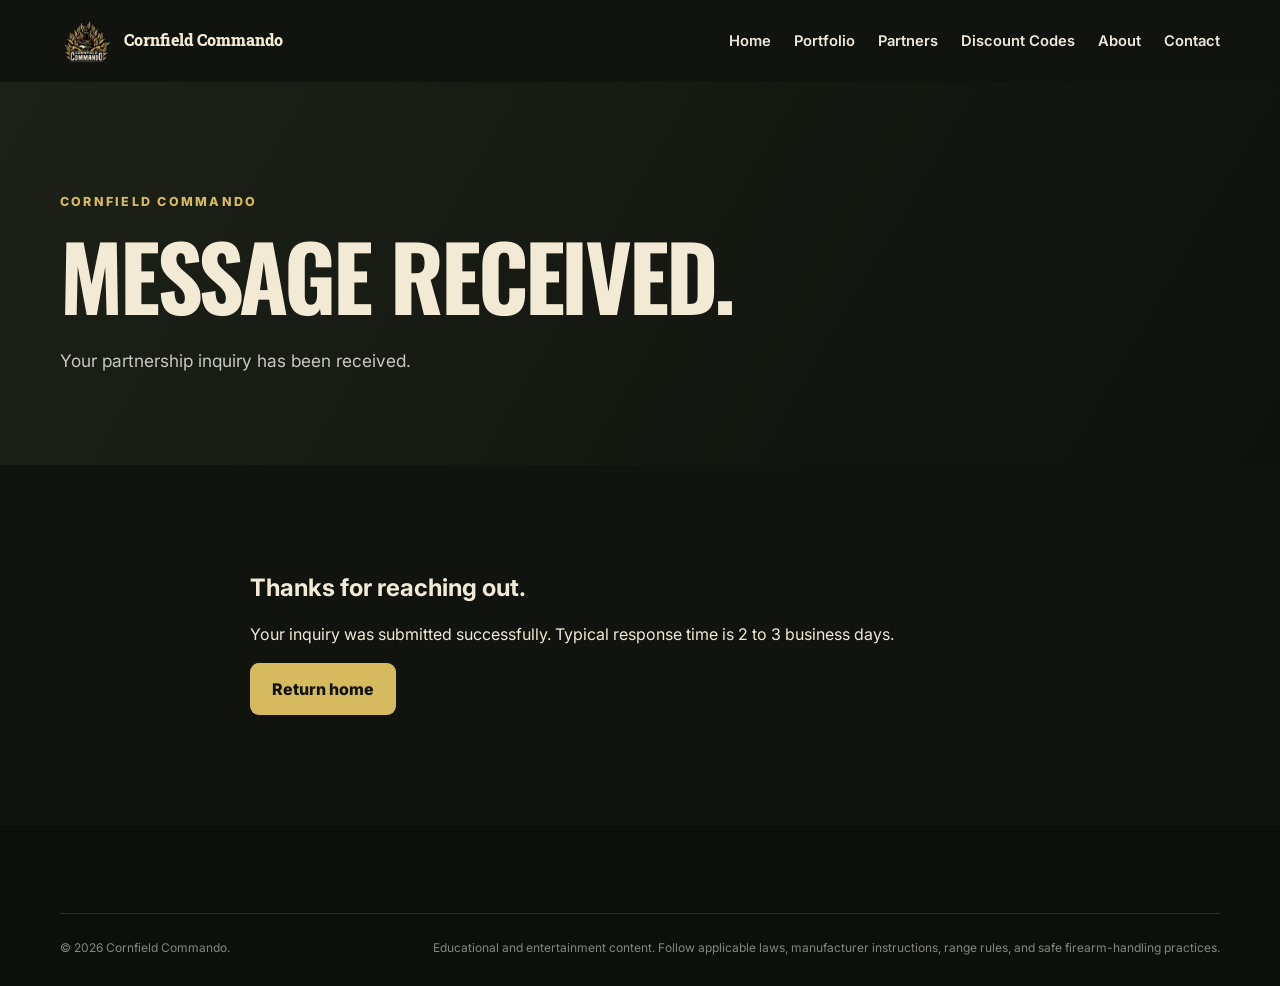
<file: thank-you.html>
<!DOCTYPE html>
<html lang="en"><head><meta charset="utf-8"/><meta content="width=device-width,initial-scale=1" name="viewport"/><title>Message Received | Cornfield Commando</title><meta content="Your partnership inquiry has been received." name="description"/><link href="https://cornfieldcommando.com/thank-you.html" rel="canonical"/><link href="/assets/favicon-32.png" rel="icon"/><link href="https://fonts.googleapis.com" rel="preconnect"/><link crossorigin="" href="https://fonts.gstatic.com" rel="preconnect"/><link href="https://fonts.googleapis.com/css2?family=Oswald:wght@500;600;700&amp;family=Roboto+Slab:wght@600;700;800&amp;family=Inter:wght@400;500;600;700;800&amp;display=swap" rel="stylesheet"/><link href="/styles.css" rel="stylesheet"/></head><body><header class="site-header scrolled"><nav class="nav wrap"><a class="brand" href="/"><img alt="Cornfield Commando logo" src="/assets/logo.png"/><span>Cornfield Commando</span></a><button aria-controls="nav-links" aria-expanded="false" class="menu-toggle"><span></span><span></span><span></span><span class="sr-only">Toggle navigation</span></button><div class="nav-links" id="nav-links"><a href="/">Home</a><a href="/portfolio.html">Portfolio</a><a href="/partners.html">Partners</a><a href="/affiliates">Discount Codes</a><a href="/about.html">About</a><a href="/contact.html">Contact</a></div></nav></header><main class="inner-page"><section class="inner-hero"><div class="wrap"><p class="eyebrow">Cornfield Commando</p><h1>Message received.</h1><p>Your partnership inquiry has been received.</p></div></section><section class="section"><div class="wrap narrow-copy"><h2>Thanks for reaching out.</h2><p>Your inquiry was submitted successfully. Typical response time is 2 to 3 business days.</p><a class="button button-primary" href="/">Return home</a></div></section></main><footer><div class="wrap footer-bottom"><p>© <span id="year"></span> Cornfield Commando.</p><p class="disclaimer">Educational and entertainment content. Follow applicable laws, manufacturer instructions, range rules, and safe firearm-handling practices.</p></div></footer><script src="/script.js"></script></body></html>
</file>
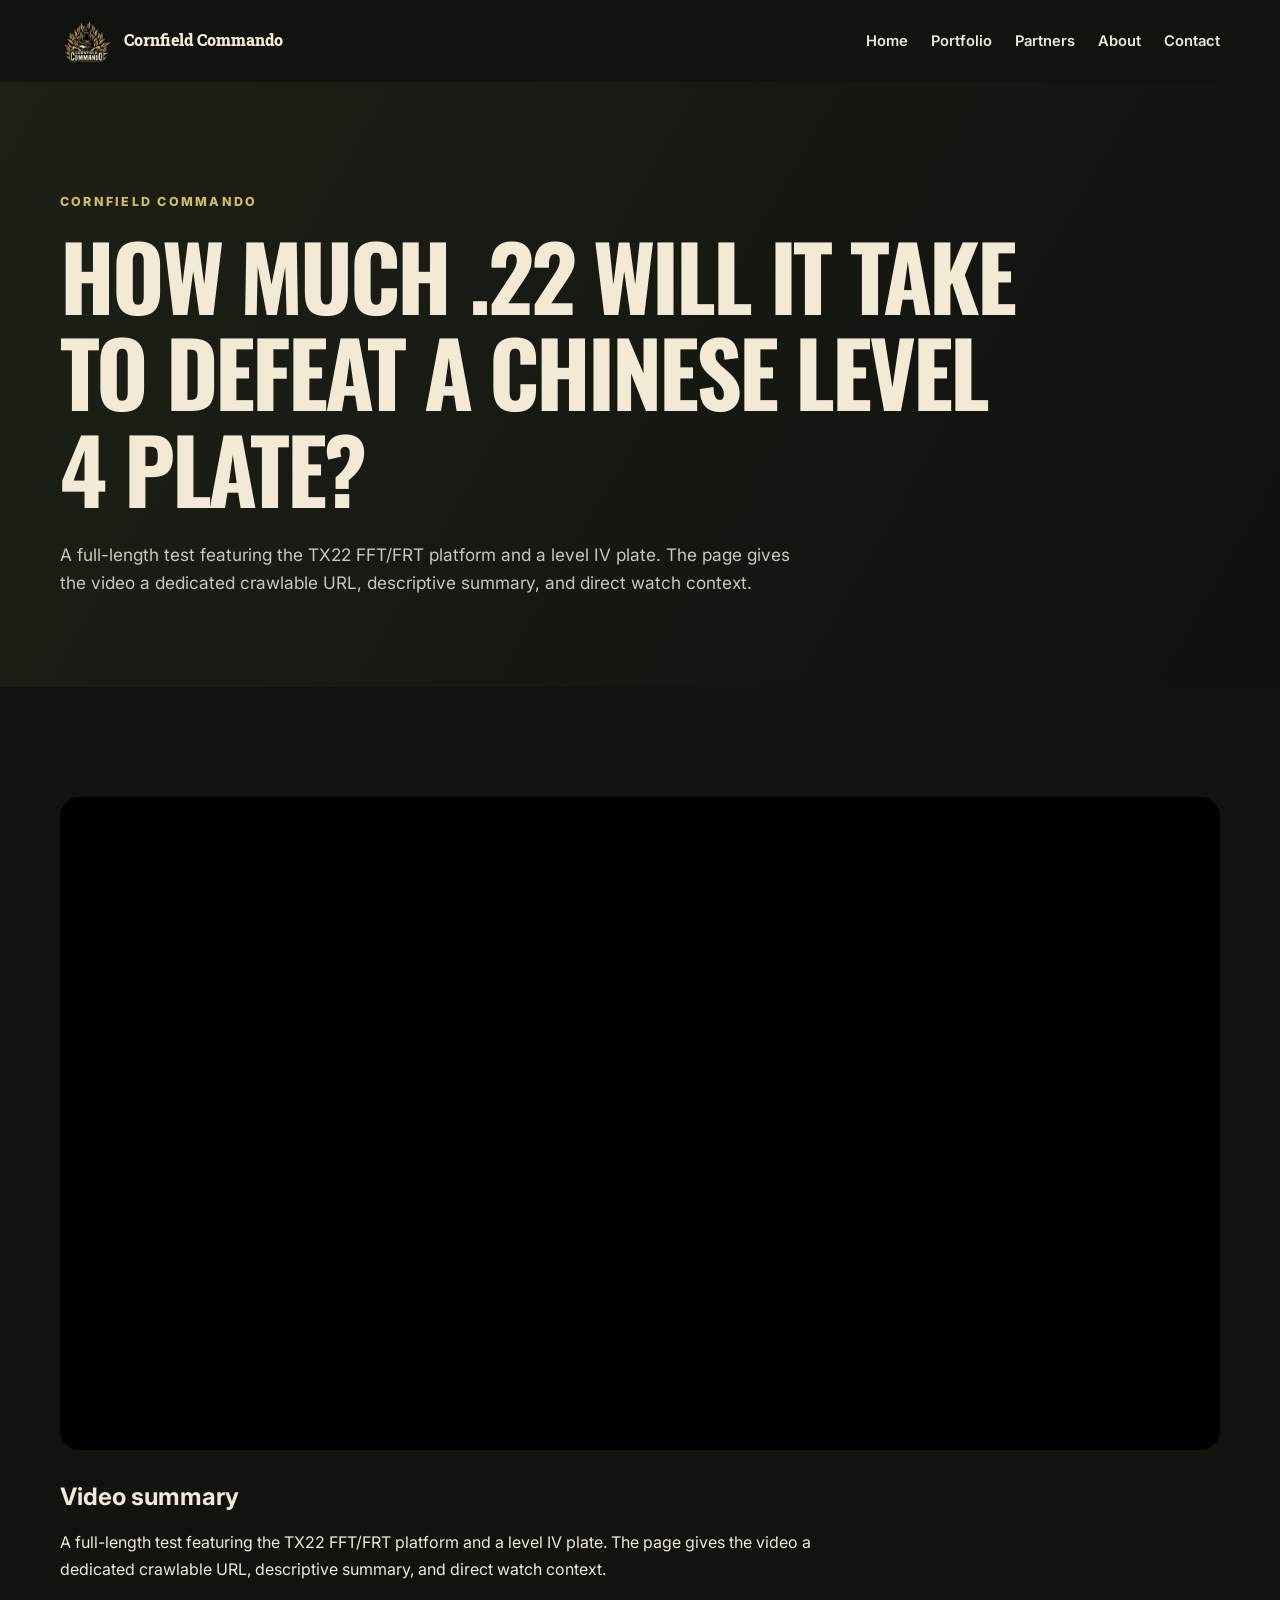
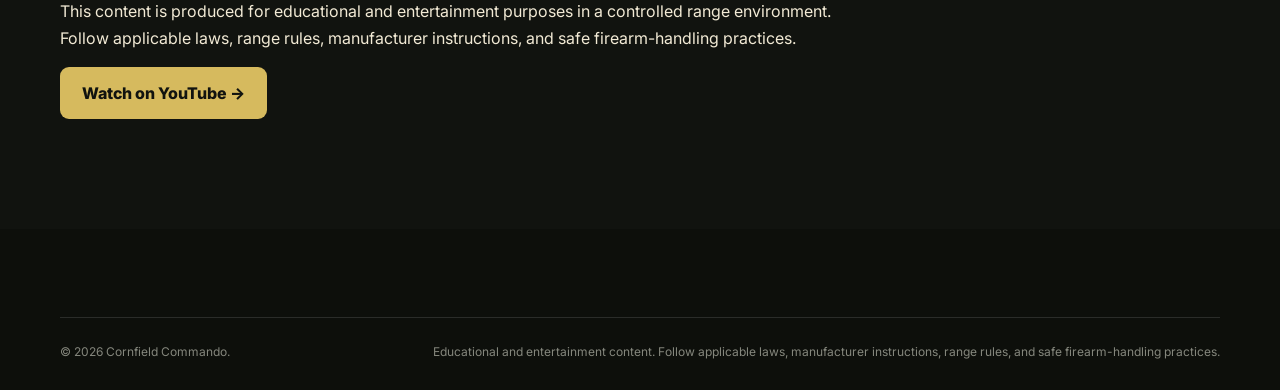
<file: videos/level-4-plate-test.html>
<!DOCTYPE html><html lang="en"><head><meta charset="UTF-8"><meta name="viewport" content="width=device-width,initial-scale=1"><title>How Much .22 Will It Take To Defeat A Chinese Level 4 Plate? | Cornfield Commando</title><meta name="description" content="A full-length test featuring the TX22 FFT/FRT platform and a level IV plate. The page gives the video a dedicated crawlable URL, descriptive summary, and direct watch context."><link rel="canonical" href="https://cornfieldcommando.com/videos/level-4-plate-test.html"><link rel="icon" href="/assets/favicon-32.png"><link rel="preconnect" href="https://fonts.googleapis.com"><link rel="preconnect" href="https://fonts.gstatic.com" crossorigin><link href="https://fonts.googleapis.com/css2?family=Oswald:wght@500;600;700&family=Roboto+Slab:wght@600;700;800&family=Inter:wght@400;500;600;700;800&display=swap" rel="stylesheet"><link rel="stylesheet" href="/styles.css"></head><body><header class="site-header scrolled"><nav class="nav wrap"><a class="brand" href="/"><img src="/assets/logo.png" alt="Cornfield Commando logo"><span>Cornfield Commando</span></a><button class="menu-toggle" aria-expanded="false" aria-controls="nav-links"><span></span><span></span><span></span><span class="sr-only">Toggle navigation</span></button><div class="nav-links" id="nav-links"><a href="/">Home</a><a href="/portfolio.html">Portfolio</a><a href="/partners.html">Partners</a><a href="/about.html">About</a><a href="/contact.html">Contact</a></div></nav></header><main class="inner-page"><section class="inner-hero"><div class="wrap"><p class="eyebrow">Cornfield Commando</p><h1>How Much .22 Will It Take To Defeat A Chinese Level 4 Plate?</h1><p>A full-length test featuring the TX22 FFT/FRT platform and a level IV plate. The page gives the video a dedicated crawlable URL, descriptive summary, and direct watch context.</p></div></section><section class="section"><div class="wrap video-page"><div class="video-frame landscape"><iframe src="https://www.youtube-nocookie.com/embed/nUCx8vwl7Pw?rel=0" title="How Much .22 Will It Take To Defeat A Chinese Level 4 Plate?" loading="lazy" allow="accelerometer; autoplay; clipboard-write; encrypted-media; gyroscope; picture-in-picture; web-share" allowfullscreen></iframe></div><div class="narrow-copy"><h2>Video summary</h2><p>A full-length test featuring the TX22 FFT/FRT platform and a level IV plate. The page gives the video a dedicated crawlable URL, descriptive summary, and direct watch context.</p><p>This content is produced for educational and entertainment purposes in a controlled range environment. Follow applicable laws, range rules, manufacturer instructions, and safe firearm-handling practices.</p><a class="button button-primary" href="https://www.youtube.com/watch?v=nUCx8vwl7Pw">Watch on YouTube →</a></div></div></section></main><footer><div class="wrap footer-bottom"><p>© <span id="year"></span> Cornfield Commando.</p><p class="disclaimer">Educational and entertainment content. Follow applicable laws, manufacturer instructions, range rules, and safe firearm-handling practices.</p></div></footer><script src="/script.js"></script></body></html>
</file>
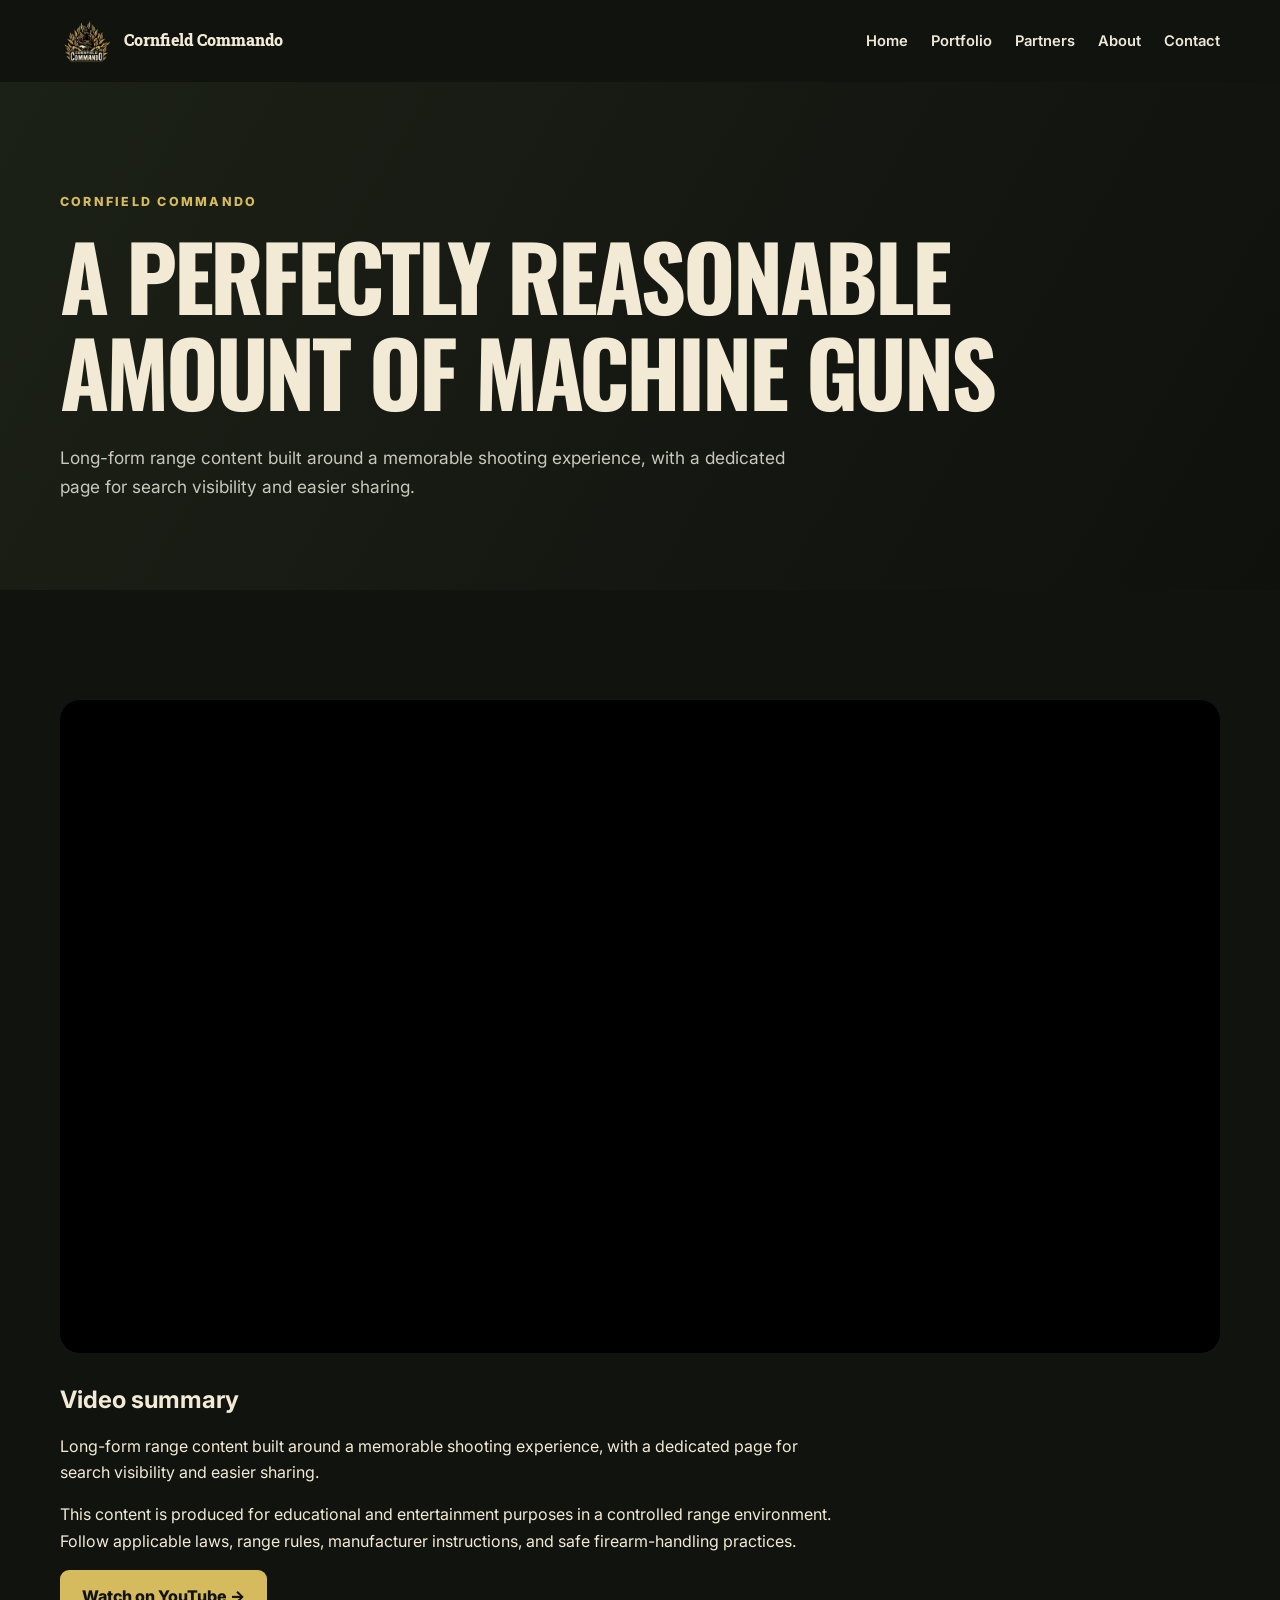
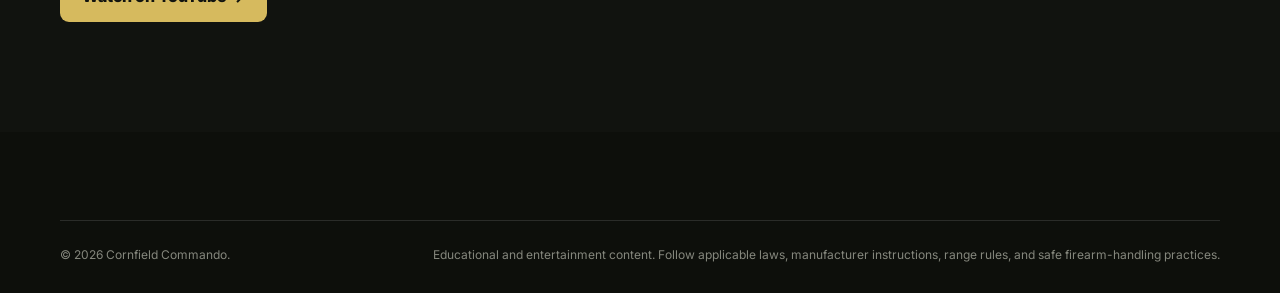
<file: videos/machine-guns.html>
<!DOCTYPE html><html lang="en"><head><meta charset="UTF-8"><meta name="viewport" content="width=device-width,initial-scale=1"><title>A Perfectly Reasonable Amount of Machine Guns | Cornfield Commando</title><meta name="description" content="Long-form range content built around a memorable shooting experience, with a dedicated page for search visibility and easier sharing."><link rel="canonical" href="https://cornfieldcommando.com/videos/machine-guns.html"><link rel="icon" href="/assets/favicon-32.png"><link rel="preconnect" href="https://fonts.googleapis.com"><link rel="preconnect" href="https://fonts.gstatic.com" crossorigin><link href="https://fonts.googleapis.com/css2?family=Oswald:wght@500;600;700&family=Roboto+Slab:wght@600;700;800&family=Inter:wght@400;500;600;700;800&display=swap" rel="stylesheet"><link rel="stylesheet" href="/styles.css"></head><body><header class="site-header scrolled"><nav class="nav wrap"><a class="brand" href="/"><img src="/assets/logo.png" alt="Cornfield Commando logo"><span>Cornfield Commando</span></a><button class="menu-toggle" aria-expanded="false" aria-controls="nav-links"><span></span><span></span><span></span><span class="sr-only">Toggle navigation</span></button><div class="nav-links" id="nav-links"><a href="/">Home</a><a href="/portfolio.html">Portfolio</a><a href="/partners.html">Partners</a><a href="/about.html">About</a><a href="/contact.html">Contact</a></div></nav></header><main class="inner-page"><section class="inner-hero"><div class="wrap"><p class="eyebrow">Cornfield Commando</p><h1>A Perfectly Reasonable Amount of Machine Guns</h1><p>Long-form range content built around a memorable shooting experience, with a dedicated page for search visibility and easier sharing.</p></div></section><section class="section"><div class="wrap video-page"><div class="video-frame landscape"><iframe src="https://www.youtube-nocookie.com/embed/iV0m-KLm7Qk?rel=0" title="A Perfectly Reasonable Amount of Machine Guns" loading="lazy" allow="accelerometer; autoplay; clipboard-write; encrypted-media; gyroscope; picture-in-picture; web-share" allowfullscreen></iframe></div><div class="narrow-copy"><h2>Video summary</h2><p>Long-form range content built around a memorable shooting experience, with a dedicated page for search visibility and easier sharing.</p><p>This content is produced for educational and entertainment purposes in a controlled range environment. Follow applicable laws, range rules, manufacturer instructions, and safe firearm-handling practices.</p><a class="button button-primary" href="https://www.youtube.com/watch?v=iV0m-KLm7Qk">Watch on YouTube →</a></div></div></section></main><footer><div class="wrap footer-bottom"><p>© <span id="year"></span> Cornfield Commando.</p><p class="disclaimer">Educational and entertainment content. Follow applicable laws, manufacturer instructions, range rules, and safe firearm-handling practices.</p></div></footer><script src="/script.js"></script></body></html>
</file>
<file: styles.css>
:root {
 --ink: #11130f;
 --ink-2: #191d15;
 --panel: #20251a;
 --olive: #5f6835;
 --olive-light: #7c8650;
 --corn: #d6ba5e;
 --cream: #f2ead5;
 --muted: #b8b7ab;
 --brown: #75563d;
 --line: rgba(255,255,255,.12);
 --shadow: 0 24px 80px rgba(0,0,0,.35);
}

* { box-sizing: border-box; }
html { scroll-behavior: smooth; }
body {
 margin: 0;
 background: var(--ink);
 color: var(--cream);
 font-family: Inter, Arial, sans-serif;
 line-height: 1.65;
 overflow-x: hidden;
}
img { display: block; max-width: 100%; }
a { color: inherit; }
.wrap { width: min(1160px, calc(100% - 40px)); margin: 0 auto; }
.sr-only { position: absolute; width: 1px; height: 1px; overflow: hidden; clip: rect(0,0,0,0); }

.site-header {
 position: fixed;
 z-index: 50;
 width: 100%;
 transition: background .25s ease, border-color .25s ease;
 border-bottom: 1px solid transparent;
}
.site-header.scrolled {
 background: rgba(17,19,15,.92);
 backdrop-filter: blur(14px);
 border-bottom-color: var(--line);
}
.nav {
 min-height: 82px;
 display: flex;
 align-items: center;
 justify-content: space-between;
}
.brand {
 display: flex;
 align-items: center;
 gap: 12px;
 text-decoration: none;
 font-family: "Roboto Slab", serif;
 font-weight: 800;
}
.brand img { width: 52px; height: 52px; object-fit: contain; }
.brand span { font-size: .98rem; }
.nav-links { display: flex; align-items: center; gap: 30px; }
.nav-links a {
 text-decoration: none;
 color: #eee8d9;
 font-weight: 600;
 font-size: .92rem;
}
.nav-links a:hover { color: var(--corn); }

.menu-toggle {
 display: none;
 width: 44px; height: 44px;
 border: 1px solid var(--line);
 border-radius: 10px;
 background: transparent;
}
.menu-toggle span:not(.sr-only) {
 display: block;
 height: 2px;
 width: 20px;
 margin: 4px auto;
 background: white;
}

.hero {
 min-height: 100vh;
 position: relative;
 display: grid;
 align-items: center;
 overflow: hidden;
}
.hero-bg {
 position: absolute;
 inset: 0;
 background-image: url("assets/truck-loadout.jpg");
 background-position: center;
 background-size: cover;
 transform: scale(1.02);
}
.hero-overlay {
 position: absolute;
 inset: 0;
 background:
  linear-gradient(90deg, rgba(12,14,10,.94) 0%, rgba(12,14,10,.78) 43%, rgba(12,14,10,.20) 78%),
  linear-gradient(0deg, rgba(17,19,15,.96) 0%, transparent 40%);
}
.hero-content {
 position: relative;
 z-index: 2;
 padding-top: 120px;
 display: grid;
 grid-template-columns: 1.2fr .8fr;
 align-items: center;
 gap: 60px;
}
.kicker, .eyebrow {
 margin: 0 0 14px;
 text-transform: uppercase;
 letter-spacing: .18em;
 color: var(--corn);
 font-size: .78rem;
 font-weight: 800;
}
h1, h2, h3 { margin-top: 0; line-height: 1.08; }
h1 {
 margin-bottom: 24px;
 font-family: Oswald, sans-serif;
 font-size: clamp(4rem, 8vw, 7.2rem);
 text-transform: uppercase;
 letter-spacing: -.035em;
}
h1 span { color: var(--corn); }
.hero-text { max-width: 640px; font-size: 1.13rem; color: #dedbcf; }
.hero-actions { display: flex; flex-wrap: wrap; gap: 12px; margin-top: 30px; }
.button {
 display: inline-flex;
 justify-content: center;
 align-items: center;
 min-height: 52px;
 padding: 0 22px;
 border-radius: 9px;
 text-decoration: none;
 font-weight: 800;
 transition: transform .2s ease, background .2s ease, color .2s ease;
}
.button:hover { transform: translateY(-2px); }
.button-primary { background: var(--corn); color: var(--ink); }
.button-primary:hover { background: #ecd37a; }
.button-secondary { border: 1px solid rgba(255,255,255,.28); background: rgba(255,255,255,.06); }
.button-light { background: var(--cream); color: var(--ink); text-align: center; }
.social-row { display: flex; gap: 24px; margin-top: 26px; }
.social-row a { color: #d4d2c8; font-size: .9rem; font-weight: 700; text-decoration: none; }
.social-row a:hover { color: var(--corn); }

.hero-badge {
 justify-self: end;
 width: min(420px, 35vw);
 padding: 18px;
 background: rgba(242,234,213,.08);
 border: 1px solid rgba(255,255,255,.14);
 border-radius: 30px;
 backdrop-filter: blur(12px);
 box-shadow: var(--shadow);
 transform: rotate(2deg);
}
.hero-badge img { border-radius: 18px; }
.scroll-cue {
 position: absolute;
 z-index: 3;
 left: 50%;
 bottom: 22px;
 transform: translateX(-50%);
 color: #d6d3c8;
 font-size: .68rem;
 letter-spacing: .18em;
 text-transform: uppercase;
 text-decoration: none;
}
.scroll-cue i {
 display: block;
 width: 1px; height: 34px;
 margin: 8px auto 0;
 background: linear-gradient(var(--corn), transparent);
}

.stats-strip { background: var(--cream); color: var(--ink); }
.stats-grid { display: grid; grid-template-columns: repeat(4,1fr); }
.stat { padding: 28px 24px; border-right: 1px solid rgba(17,19,15,.15); }
.stat:last-child { border-right: 0; }
.stat strong { display: block; font: 800 2rem "Roboto Slab", serif; }
.stat span { color: #4c4d46; font-size: .85rem; }

.section { padding: 110px 0; }
.split {
 display: grid;
 grid-template-columns: .95fr 1.05fr;
 align-items: center;
 gap: 80px;
}
.split.reverse { grid-template-columns: 1.05fr .95fr; }
.image-frame {
 position: relative;
 border-radius: 24px;
 overflow: hidden;
 box-shadow: var(--shadow);
}
.image-frame::after {
 content: "";
 position: absolute; inset: 0;
 border: 1px solid rgba(255,255,255,.16);
 border-radius: inherit;
 pointer-events: none;
}
.image-frame img { width: 100%; min-height: 560px; object-fit: cover; }
.portrait-frame img { object-position: center; }
.frame-label {
 position: absolute;
 left: 20px; bottom: 20px;
 padding: 10px 14px;
 background: rgba(17,19,15,.78);
 border: 1px solid var(--line);
 border-radius: 8px;
 text-transform: uppercase;
 font-size: .7rem;
 font-weight: 800;
 letter-spacing: .14em;
}
.section-copy h2, .section-heading h2 {
 font: 800 clamp(2.4rem, 4.5vw, 4.4rem) "Roboto Slab", serif;
 letter-spacing: -.035em;
 margin-bottom: 24px;
}
.section-copy p { color: #cfcec4; max-width: 650px; }
.feature-list { display: grid; gap: 14px; margin: 34px 0 0; }
.feature-list > div {
 display: grid;
 grid-template-columns: 46px 1fr;
 gap: 16px;
 padding: 17px 0;
 border-top: 1px solid var(--line);
}
.feature-list span { color: var(--corn); font-family: Oswald, sans-serif; font-weight: 700; }
.feature-list strong, .feature-list small { display: block; }
.feature-list small { color: #a9aa9f; margin-top: 2px; }

.content-section { background: #151812; }
.section-heading {
 display: flex; justify-content: space-between; align-items: end;
 gap: 30px; margin-bottom: 44px;
}
.section-heading h2 { max-width: 770px; margin-bottom: 0; }
.section-heading.centered { display: block; text-align: center; }
.text-link { color: var(--corn); text-decoration: none; font-weight: 800; white-space: nowrap; }

.content-grid {
 display: grid;
 grid-template-columns: 1.25fr .75fr;
 grid-template-rows: repeat(2, 315px);
 gap: 18px;
}
.content-card {
 position: relative;
 overflow: hidden;
 border-radius: 20px;
 min-height: 315px;
}
.content-card.featured { grid-row: 1 / 3; }
.content-card img {
 width: 100%; height: 100%; object-fit: cover;
 transition: transform .5s ease;
}
.content-card:hover img { transform: scale(1.04); }
.card-overlay {
 position: absolute; inset: 0;
 background: linear-gradient(0deg, rgba(12,14,10,.88), rgba(12,14,10,.05) 66%);
}
.card-copy { position: absolute; left: 24px; right: 24px; bottom: 22px; }
.card-copy span {
 color: var(--corn);
 text-transform: uppercase;
 font-weight: 800;
 font-size: .72rem;
 letter-spacing: .14em;
}
.card-copy h3 {
 margin: 7px 0 0;
 font: 700 1.35rem "Roboto Slab", serif;
 max-width: 510px;
}
.featured .card-copy h3 { font-size: clamp(1.8rem, 3vw, 3rem); }

.platforms { background: var(--cream); color: var(--ink); }
.platforms .eyebrow { color: var(--olive); }
.platform-grid { display: grid; grid-template-columns: repeat(3, 1fr); gap: 20px; margin-top: 44px; }
.platform-card {
 display: block;
 min-height: 300px;
 padding: 30px;
 background: #fbf7ec;
 border: 1px solid rgba(17,19,15,.13);
 border-radius: 18px;
 color: var(--ink);
 text-decoration: none;
 transition: transform .2s ease, box-shadow .2s ease;
}
.platform-card:hover { transform: translateY(-6px); box-shadow: 0 18px 40px rgba(17,19,15,.12); }
.platform-number { color: var(--olive); font: 700 .9rem Oswald, sans-serif; }
.platform-card h3 { margin: 45px 0 12px; font: 800 2rem "Roboto Slab", serif; }
.platform-card p { color: #595b52; }
.platform-card strong { display: block; margin-top: 34px; color: var(--olive); }

.partners { background: linear-gradient(120deg, #1b2016, #11130f); }
.partner-points { display: flex; flex-wrap: wrap; gap: 10px; margin: 28px 0; }
.partner-points span {
 padding: 9px 12px;
 border: 1px solid var(--line);
 border-radius: 999px;
 color: #d2d0c6;
 font-size: .82rem;
}

.contact-section { padding: 0 0 100px; background: linear-gradient(180deg, #11130f, #171b13); }
.contact-panel {
 display: grid;
 grid-template-columns: 1fr auto;
 align-items: center;
 gap: 40px;
 padding: 48px;
 background: var(--olive);
 border-radius: 24px;
 box-shadow: var(--shadow);
}
.contact-panel .eyebrow { color: #f6e29a; }
.contact-panel h2 { margin: 0 0 10px; font: 800 clamp(2rem, 4vw, 3.7rem) "Roboto Slab", serif; }
.contact-panel p { margin: 0; max-width: 720px; color: #eef0e4; }

footer { padding: 54px 0 28px; background: #0d0f0b; }
.footer-grid { display: flex; justify-content: space-between; gap: 40px; align-items: center; }
.footer-brand { display: flex; gap: 16px; align-items: center; }
.footer-brand img { width: 74px; border-radius: 10px; }
.footer-brand strong, .footer-brand span { display: block; }
.footer-brand strong { font-family: "Roboto Slab", serif; }
.footer-brand span { color: #96988d; font-size: .82rem; margin-top: 2px; }
.footer-links { display: flex; gap: 24px; }
.footer-links a { text-decoration: none; color: #cac9bf; font-weight: 700; font-size: .85rem; }
.footer-bottom {
 display: grid;
 grid-template-columns: auto 1fr;
 gap: 40px;
 margin-top: 34px;
 padding-top: 24px;
 border-top: 1px solid var(--line);
 color: #85877d;
 font-size: .75rem;
}
.footer-bottom p { margin: 0; }
.disclaimer { text-align: right; }

.reveal { opacity: 0; transform: translateY(24px); transition: opacity .7s ease, transform .7s ease; }
.reveal.visible { opacity: 1; transform: none; }

@media (max-width: 900px) {
 .menu-toggle { display: block; }
 .nav-links {
  display: none;
  position: absolute;
  top: 74px; left: 20px; right: 20px;
  padding: 18px;
  flex-direction: column;
  align-items: flex-start;
  background: #171a13;
  border: 1px solid var(--line);
  border-radius: 14px;
 }
 .nav-links.open { display: flex; }
 .hero-content { grid-template-columns: 1fr; padding-bottom: 90px; }
 .hero-badge { display: none; }
 .hero-overlay {
  background:
   linear-gradient(90deg, rgba(12,14,10,.91), rgba(12,14,10,.55)),
   linear-gradient(0deg, rgba(17,19,15,.96), transparent 45%);
 }
 .stats-grid { grid-template-columns: repeat(2,1fr); }
 .stat:nth-child(2) { border-right: 0; }
 .stat:nth-child(-n+2) { border-bottom: 1px solid rgba(17,19,15,.15); }
 .split, .split.reverse { grid-template-columns: 1fr; gap: 46px; }
 .section { padding: 82px 0; }
 .content-grid {
  grid-template-columns: 1fr;
  grid-template-rows: none;
 }
 .content-card.featured { grid-row: auto; }
 .platform-grid { grid-template-columns: 1fr; }
 .contact-panel { grid-template-columns: 1fr; }
 .contact-panel .button { width: 100%; }
}
@media (max-width: 620px) {
 .wrap { width: min(100% - 28px, 1160px); }
 .brand span { display: none; }
 .hero-content { padding-top: 108px; }
 h1 { font-size: 3.4rem; }
 .hero-actions .button { width: 100%; }
 .social-row { flex-wrap: wrap; }
 .section-heading { display: block; }
 .text-link { display: inline-block; margin-top: 20px; }
 .image-frame img { min-height: 420px; }
 .stats-grid { grid-template-columns: 1fr 1fr; }
 .stat { padding: 22px 14px; }
 .stat strong { font-size: 1.55rem; }
 .contact-panel { padding: 30px 22px; }
 .footer-grid, .footer-bottom { display: block; }
 .footer-links { margin-top: 26px; flex-wrap: wrap; }
 .disclaimer { text-align: left; margin-top: 14px !important; }
}

/* Embedded content portfolio */
.watch-section { background: #0f110d; }
.video-showcase { display: grid; grid-template-columns: repeat(2, minmax(0,1fr)); gap: 24px; }
.video-feature { background: #1a1e16; border: 1px solid var(--line); border-radius: 20px; overflow: hidden; }
.video-frame { position: relative; background: #000; overflow: hidden; }
.video-frame.landscape { aspect-ratio: 16 / 9; }
.video-frame iframe, .short-player iframe { position: absolute; inset: 0; width: 100%; height: 100%; border: 0; }
.video-meta { padding: 24px; }
.video-meta span { color: var(--corn); text-transform: uppercase; letter-spacing: .14em; font-size: .7rem; font-weight: 800; }
.video-meta h3 { margin: 10px 0; font: 800 1.55rem "Roboto Slab", serif; }
.video-meta p { margin: 0; color: #aaa99f; }
.shorts-row { margin-top: 54px; padding: 44px; display: grid; grid-template-columns: 1fr 330px; gap: 64px; align-items: center; background: linear-gradient(135deg,#242a1b,#171a13); border: 1px solid var(--line); border-radius: 24px; }
.short-copy h3 { font: 800 clamp(2rem,4vw,3.7rem) "Roboto Slab",serif; margin-bottom: 18px; }
.short-copy > p:not(.eyebrow) { color: #c3c2b7; max-width: 620px; }
.short-player { position: relative; aspect-ratio: 9 / 16; width: 100%; border-radius: 18px; overflow: hidden; background:#000; box-shadow: var(--shadow); }
.marketing-section { background: #181c14; }
.marketing-intro { max-width: 760px; color: #c5c4b9; margin-top: -20px; margin-bottom: 38px; }
.instagram-grid { display: grid; grid-template-columns: repeat(2,minmax(0,1fr)); gap: 24px; align-items: start; }
.instagram-card { padding: 18px; background: #f3efe5; color: var(--ink); border-radius: 20px; min-width: 0; overflow: hidden; }
.work-label { display: grid; grid-template-columns: 44px 1fr; gap: 12px; align-items: center; padding: 4px 4px 16px; }
.work-label > span { display:grid; place-items:center; width:38px; height:38px; border-radius:50%; background:var(--olive); color:white; font:700 .8rem Oswald,sans-serif; }
.work-label strong,.work-label small { display:block; }
.work-label small { color:#66695e; }
.instagram-media { min-width: 0 !important; width: 100% !important; margin: 0 auto !important; }
.instagram-card blockquote > a { display:block; padding:30px; color:var(--olive); font-weight:800; text-align:center; }
@media(max-width:900px){.video-showcase,.instagram-grid{grid-template-columns:1fr}.shorts-row{grid-template-columns:1fr;gap:34px}.short-player{max-width:330px;margin:auto}}
@media(max-width:620px){.shorts-row{padding:24px 18px}.video-meta{padding:20px}.instagram-card{padding:10px}}


/* Partner logo portfolio */
.partners-heading-copy {
 max-width: 340px;
 margin: 0;
 color: #aaa99f;
 text-align: right;
}
.partner-logo-grid {
 display: grid;
 grid-template-columns: repeat(4, 1fr);
 gap: 18px;
 margin: 10px 0 90px;
}
.partner-logo-card {
 display: flex;
 flex-direction: column;
 min-width: 0;
 overflow: hidden;
 border: 1px solid rgba(214,186,94,.35);
 border-radius: 18px;
 background: #11140f;
 color: var(--cream);
 text-decoration: none;
 transition: transform .22s ease, border-color .22s ease, box-shadow .22s ease;
}
.partner-logo-card:hover,
.partner-logo-card:focus-visible {
 transform: translateY(-5px);
 border-color: var(--corn);
 box-shadow: 0 18px 45px rgba(0,0,0,.28);
}
.partner-logo-box {
 display: grid;
 place-items: center;
 min-height: 210px;
 padding: 28px 24px;
 background: #050605;
 border-bottom: 1px solid rgba(255,255,255,.09);
}
.partner-logo-box img {
 width: 100%;
 max-width: 220px;
 max-height: 150px;
 object-fit: contain;
}
.partner-name {
 display: flex;
 flex-direction: column;
 gap: 6px;
 padding: 18px 20px 20px;
}
.partner-name strong {
 font-family: "Roboto Slab", serif;
 font-size: 1rem;
}
.partner-name span {
 color: var(--corn);
 font-size: .78rem;
 font-weight: 800;
 text-transform: uppercase;
 letter-spacing: .08em;
}
.partner-pitch {
 padding-top: 82px;
 border-top: 1px solid var(--line);
}

@media (max-width: 1000px) {
 .partner-logo-grid { grid-template-columns: repeat(2, 1fr); }
}
@media (max-width: 620px) {
 .partners-heading-copy { text-align: left; margin-top: 14px; }
 .partner-logo-grid { grid-template-columns: 1fr; margin-bottom: 64px; }
 .partner-logo-box { min-height: 190px; }
 .partner-pitch { padding-top: 62px; }
}


/* Streamlined hero and contact updates */
.hero-social-actions {
 display: grid;
 grid-template-columns: repeat(2, minmax(180px, 1fr));
 max-width: 520px;
}
.hero-social-button {
 width: 100%;
}
.contact-panel-form {
 grid-template-columns: minmax(0, 1fr) minmax(340px, .78fr);
 align-items: start;
}
.contact-copy .partner-points {
 margin-bottom: 0;
}
.contact-form {
 display: grid;
 gap: 15px;
 padding: 24px;
 background: rgba(17,19,15,.22);
 border: 1px solid rgba(255,255,255,.20);
 border-radius: 18px;
}
.contact-form label {
 display: grid;
 gap: 7px;
 color: #f5f0df;
 font-size: .8rem;
 font-weight: 800;
 letter-spacing: .03em;
}
.contact-form input,
.contact-form textarea {
 width: 100%;
 border: 1px solid rgba(255,255,255,.24);
 border-radius: 9px;
 background: rgba(10,12,9,.72);
 color: white;
 font: inherit;
 padding: 12px 13px;
 outline: none;
}
.contact-form input:focus,
.contact-form textarea:focus {
 border-color: var(--corn);
 box-shadow: 0 0 0 3px rgba(214,186,94,.15);
}
.contact-form textarea {
 resize: vertical;
 min-height: 145px;
}
.contact-form small {
 color: rgba(255,255,255,.76);
 font-size: .72rem;
}

@media (max-width: 900px) {
 .contact-panel-form { grid-template-columns: 1fr; }
}
@media (max-width: 620px) {
 .hero-social-actions { grid-template-columns: 1fr 1fr; }
 .hero-social-actions .button { width: 100%; padding-left: 10px; padding-right: 10px; }
 .contact-form { padding: 18px; }
}


/* V5 hero headline adjustment */
.hero-copy h1 {
 max-width: 820px;
 font-size: clamp(3.2rem, 6.7vw, 6.3rem);
}


/* Production v1.0 polish */
.footer-links {
 flex-wrap: wrap;
 justify-content: flex-end;
}
.footer-links a:first-child,
.footer-links a:nth-child(2) {
 color: var(--corn);
}
.nav-links a {
 white-space: nowrap;
}
@media (max-width: 760px) {
 .footer-links {
  justify-content: flex-start;
 }
}




/* Hero redesign v1.4 */
.hero {
 min-height: 100svh;
 padding-bottom: 86px;
}

.hero-content {
 grid-template-columns: minmax(0, 1.05fr) minmax(380px, .95fr);
 gap: clamp(28px, 5vw, 72px);
 align-items: center;
 padding-top: 105px;
 padding-bottom: 54px;
}

.hero-copy {
 position: relative;
 z-index: 2;
}

.hero-copy h1 {
 max-width: 760px;
 font-size: clamp(3.45rem, 6.35vw, 6.15rem);
}

.hero-actions {
 align-items: center;
}

.hero-explore-link {
 color: var(--cream);
 font-weight: 800;
 text-decoration: none;
 padding: 14px 2px;
}

.hero-explore-link:hover {
 color: var(--corn);
}

/* No blur, glass, panel, or rotation behind the landing-page logo. */
.hero-badge {
 justify-self: end;
 align-self: start;
 width: min(520px, 42vw);
 padding: 0;
 margin-top: -18px;
 background: transparent;
 border: 0;
 border-radius: 0;
 backdrop-filter: none;
 box-shadow: none;
 transform: translate(-2vw, -32px);
}

.hero-badge img {
 display: block;
 width: 100%;
 border-radius: 0;
 filter:
  drop-shadow(0 12px 8px rgba(0,0,0,.38))
  drop-shadow(0 28px 34px rgba(0,0,0,.42));
}

/* Full-color social bar */
.hero-social-dock {
 position: absolute;
 z-index: 4;
 left: 0;
 right: 0;
 bottom: 0;
 min-height: 86px;
 display: flex;
 align-items: center;
 background: rgba(7,9,7,.94);
 border-top: 1px solid rgba(214,186,94,.48);
 backdrop-filter: blur(8px);
}

.hero-social-dock-inner {
 width: 100%;
 display: grid;
 grid-template-columns: 1fr 1fr 1fr auto;
 align-items: center;
 gap: 22px;
}

.dock-link {
 min-width: 0;
 display: flex;
 align-items: center;
 gap: 13px;
 color: var(--cream);
 text-decoration: none;
}

.dock-link > span:last-child {
 display: grid;
 gap: 2px;
}

.dock-link strong {
 font-size: .95rem;
}

.dock-link small {
 color: #aaa99f;
 font-size: .7rem;
}

.social-icon {
 flex: 0 0 auto;
 width: 45px;
 height: 45px;
 display: grid;
 place-items: center;
 border-radius: 12px;
 box-shadow: 0 8px 20px rgba(0,0,0,.28);
}

.social-icon svg {
 width: 27px;
 height: 27px;
 fill: white;
}

.instagram-icon {
 background: radial-gradient(circle at 30% 105%, #ffd600 0 20%, #ff7a00 35%, #ff0169 60%, #d300c5 78%, #7638fa 100%);
}

.youtube-icon {
 width: 54px;
 background: #ff0033;
}

.rumble-icon {
 background: #85d632;
 color: #0d120b;
 font-size: 1.25rem;
 font-weight: 900;
 padding-left: 3px;
}

.dock-link:hover strong {
 color: var(--corn);
}

.dock-cta {
 min-height: 48px;
 display: inline-flex;
 align-items: center;
 padding: 0 20px;
 border: 1px solid var(--corn);
 border-radius: 8px;
 color: var(--corn);
 font-weight: 800;
 text-decoration: none;
 white-space: nowrap;
}

.dock-cta:hover {
 background: var(--corn);
 color: var(--ink);
}

.scroll-cue {
 display: none;
}

@media (max-width: 1000px) {
 .hero {
  min-height: auto;
  padding-bottom: 0;
 }

 .hero-content {
  grid-template-columns: 1fr;
  padding-top: 120px;
  padding-bottom: 54px;
 }

 .hero-badge {
  display: block;
  justify-self: center;
  width: min(520px, 82vw);
  margin-top: -12px;
  transform: translateY(-10px);
 }

 .hero-social-dock {
  position: relative;
 }

 .hero-social-dock-inner {
  grid-template-columns: repeat(2, 1fr);
  padding-top: 18px;
  padding-bottom: 18px;
 }

 .dock-cta {
  justify-content: center;
 }
}

@media (max-width: 620px) {
 .hero-content {
  padding-top: 104px;
  gap: 20px;
 }

 .hero-copy h1 {
  font-size: clamp(2.9rem, 14vw, 4.2rem);
 }

 .hero-badge {
  width: min(430px, 94vw);
  transform: none;
 }

 .hero-social-dock-inner {
  grid-template-columns: 1fr 1fr;
  gap: 16px 10px;
 }

 .dock-link {
  gap: 9px;
 }

 .dock-link small {
  display: none;
 }

 .social-icon {
  width: 39px;
  height: 39px;
 }

 .youtube-icon {
  width: 47px;
 }

 .dock-cta {
  grid-column: 1 / -1;
 }
}


/* v1.5 social icon colors */
.instagram-icon{
 background: linear-gradient(45deg,#feda75,#fa7e1e,#d62976,#962fbf,#4f5bd5)!important;
}
.youtube-icon{
 background:#FF0000!important;
}
.youtube-icon svg,
.instagram-icon svg{
 fill:#fff!important;
}
.rumble-icon{
 background:#85C742!important;
 color:#111!important;
}


/* Footer social icon update v1.6 */
.site-footer .footer-brand img,
.footer-brand img {
 width: 118px;
 max-width: 118px;
 height: auto;
}

.footer-social-links {
 display: grid;
 grid-template-columns: minmax(220px, 1fr) minmax(260px, 1.2fr) auto auto auto;
 align-items: center;
 gap: 18px 24px;
}

.footer-meta-link {
 color: var(--corn);
 font-weight: 700;
 text-decoration: none;
}

.footer-social-link {
 display: inline-flex;
 align-items: center;
 gap: 10px;
 color: var(--cream);
 font-weight: 800;
 text-decoration: none;
 white-space: nowrap;
}

.footer-social-icon {
 width: 42px;
 height: 42px;
 display: grid;
 place-items: center;
 border-radius: 11px;
 box-shadow: 0 8px 18px rgba(0,0,0,.28);
 overflow: hidden;
 flex: 0 0 auto;
}

.footer-social-icon svg {
 width: 26px;
 height: 26px;
 fill: #fff;
}

.footer-youtube-icon {
 background: #ff0000;
}

.footer-instagram-icon {
 background:
  radial-gradient(circle at 30% 105%, #ffd600 0 18%, #ff7a00 32%, #ff0169 58%, #d300c5 78%, #7638fa 100%);
}

.footer-rumble-icon {
 background: #85c742;
}

.footer-rumble-icon svg {
 fill: #111;
 width: 25px;
 height: 25px;
}

.footer-social-link:hover span:last-child,
.footer-meta-link:hover {
 color: var(--corn);
}

@media (max-width: 1100px) {
 .footer-social-links {
  grid-template-columns: 1fr 1fr 1fr;
 }

 .footer-meta-link {
  grid-column: span 1;
 }
}

@media (max-width: 760px) {
 .footer-social-links {
  grid-template-columns: 1fr;
  justify-items: start;
 }

 .footer-meta-link {
  word-break: break-word;
 }

 .site-footer .footer-brand img,
 .footer-brand img {
  width: 132px;
  max-width: 132px;
 }
}


/* Final launch refinements v1.7 */
.content-card,
.content-tile,
.category-card,
.feature-card {
 grid-template-rows: auto 1fr;
}

.content-card img,
.content-tile img,
.category-card img,
.feature-card img {
 width: 100%;
 height: clamp(150px, 17vw, 220px);
 object-fit: cover;
}

.content-card h3,
.content-tile h3,
.category-card h3,
.feature-card h3 {
 font-size: clamp(1.35rem, 1.8vw, 1.75rem);
 line-height: 1.1;
}

.content-card p,
.content-tile p,
.category-card p,
.feature-card p {
 font-size: 1rem;
 line-height: 1.6;
}

/* Specifically target the Range Footage, Product Reviews, Testing, and Loadouts cards */
.content-grid article:nth-child(-n+4) img,
.category-grid article:nth-child(-n+4) img,
.feature-grid article:nth-child(-n+4) img {
 height: clamp(145px, 15vw, 205px);
}

.content-grid article:nth-child(-n+4) h3,
.category-grid article:nth-child(-n+4) h3,
.feature-grid article:nth-child(-n+4) h3 {
 font-size: clamp(1.45rem, 2vw, 1.9rem);
}

@media (max-width: 700px) {
 .content-card img,
 .content-tile img,
 .category-card img,
 .feature-card img,
 .content-grid article:nth-child(-n+4) img,
 .category-grid article:nth-child(-n+4) img,
 .feature-grid article:nth-child(-n+4) img {
  height: 180px;
 }
}


/* Final launch image sizing v1.8 */
.content-card img,
.content-tile img,
.category-card img,
.feature-card img,
.content-grid article:nth-child(-n+4) img,
.category-grid article:nth-child(-n+4) img,
.feature-grid article:nth-child(-n+4) img {
 height: clamp(210px, 23vw, 310px);
}

@media (max-width: 700px) {
 .content-card img,
 .content-tile img,
 .category-card img,
 .feature-card img,
 .content-grid article:nth-child(-n+4) img,
 .category-grid article:nth-child(-n+4) img,
 .feature-grid article:nth-child(-n+4) img {
  height: 230px;
 }
}


/* Range Footage card normalization v1.9 */
.content-grid,
.category-grid,
.feature-grid {
 align-items: stretch;
}

.content-grid > article,
.category-grid > article,
.feature-grid > article {
 grid-column: auto !important;
 grid-row: auto !important;
 min-height: 0 !important;
 height: auto !important;
}

.content-grid > article:first-child,
.category-grid > article:first-child,
.feature-grid > article:first-child {
 grid-column: auto !important;
 grid-row: auto !important;
 min-height: 0 !important;
 height: auto !important;
}

.content-grid > article img,
.category-grid > article img,
.feature-grid > article img {
 display: block;
 width: 100%;
 height: clamp(210px, 23vw, 310px) !important;
 object-fit: cover;
}

.content-grid > article:first-child img,
.category-grid > article:first-child img,
.feature-grid > article:first-child img {
 height: clamp(210px, 23vw, 310px) !important;
}

@media (min-width: 900px) {
 .content-grid,
 .category-grid,
 .feature-grid {
  grid-template-columns: repeat(4, minmax(0, 1fr)) !important;
 }
}

@media (max-width: 899px) and (min-width: 601px) {
 .content-grid,
 .category-grid,
 .feature-grid {
  grid-template-columns: repeat(2, minmax(0, 1fr)) !important;
 }
}

@media (max-width: 600px) {
 .content-grid,
 .category-grid,
 .feature-grid {
  grid-template-columns: 1fr !important;
 }

 .content-grid > article img,
 .category-grid > article img,
 .feature-grid > article img {
  height: 230px !important;
 }
}


/* Sponsor conversion and multi-page update v2.0 */
.hero { min-height: min(900px, 100svh); padding-bottom: 0; }
.hero-content { grid-template-columns: minmax(0, 820px); justify-content: start; padding-top: 128px; padding-bottom: 84px; }
.hero-inline-logo { width: clamp(110px, 13vw, 170px); margin-bottom: 20px; filter: drop-shadow(0 16px 22px rgba(0,0,0,.45)); }
.hero-copy h1 { max-width: 880px; font-size: clamp(3.1rem, 6vw, 5.85rem); }
.hero-text { max-width: 780px; }
.hero-cta-copy { max-width: 700px; color: #f2e9cf; font-weight: 700; }
.hero-overlay { background: linear-gradient(90deg,rgba(9,11,8,.97) 0%,rgba(9,11,8,.84) 50%,rgba(9,11,8,.22) 82%),linear-gradient(0deg,rgba(12,14,10,.82),transparent 55%); }
.sponsor-proof { padding: 80px 0; background: #181c14; }
.proof-grid { display:grid; grid-template-columns:.9fr 1.1fr; gap:24px; }
.proof-logos,.campaign-proof { border:1px solid var(--line); border-radius:20px; padding:30px; background:#11140f; }
.proof-logos>p,.campaign-proof>span { color:var(--corn); text-transform:uppercase; letter-spacing:.13em; font-weight:800; font-size:.72rem; }
.compact-logo-row { display:grid; grid-template-columns:repeat(2,1fr); gap:14px; margin-top:22px; }
.compact-logo-row img { width:100%; height:105px; object-fit:contain; padding:16px; background:#050605; border-radius:12px; }
.campaign-proof h3 { font:800 clamp(1.8rem,3vw,3rem) "Roboto Slab",serif; }
.campaign-proof p { color:#c7c6bc; }
.campaign-proof a,.video-detail-link { color:var(--corn); font-weight:800; text-decoration:none; }
.social-proof-strip { background:var(--cream); color:var(--ink); }
.social-proof-inner { min-height:96px; display:flex; align-items:center; justify-content:space-between; gap:28px; }
.social-proof-inner strong,.social-proof-inner span { display:block; }
.social-proof-inner span { color:#5d6056; font-size:.82rem; margin-top:3px; }
.social-proof-links { display:flex; gap:28px; }
.social-proof-links a { color:var(--olive); text-decoration:none; font-weight:800; }
.about-subhead { color:var(--corn); font:700 1.15rem "Inter",sans-serif; }
.about-cta { padding:18px 20px; border-left:3px solid var(--corn); background:rgba(214,186,94,.08); }
.content-card { color:inherit; text-decoration:none; }
.contact-form select { width:100%; border:1px solid rgba(255,255,255,.24); border-radius:9px; background:rgba(10,12,9,.72); color:white; font:inherit; padding:12px 13px; }
.hidden { display:none!important; }
.footer-page-links { display:flex; gap:18px; flex-wrap:wrap; width:100%; }
.inner-page { padding-top:82px; }
.inner-hero { padding:110px 0 72px; background:linear-gradient(120deg,#1c2117,#0f110d); }
.inner-hero h1 { font-size:clamp(3rem,7vw,6rem); max-width:980px; }
.inner-hero p:last-child { max-width:760px; color:#c9c8be; font-size:1.08rem; }
.case-grid { display:grid; gap:28px; }
.case-card { display:grid; grid-template-columns:.9fr 1.1fr; gap:34px; align-items:center; padding:24px; border:1px solid var(--line); border-radius:22px; background:#171b13; }
.case-card:nth-child(even) { grid-template-columns:1.1fr .9fr; }
.case-card:nth-child(even) img { order:2; }
.case-card img { width:100%; height:360px; object-fit:cover; border-radius:16px; }
.case-card h2 { font:800 clamp(2rem,4vw,3.4rem) "Roboto Slab",serif; }
.case-card p { color:#c7c6bc; }
.narrow-copy { max-width:780px; }
.inner-contact { padding:90px 0; }
.response-time { font-weight:800; color:#f6e29a!important; margin-top:24px!important; }
.video-page { display:grid; gap:34px; }
.video-page .video-frame { border-radius:20px; }
@media(max-width:900px){.proof-grid,.case-card,.case-card:nth-child(even){grid-template-columns:1fr}.case-card:nth-child(even) img{order:0}.social-proof-inner{align-items:flex-start;flex-direction:column;padding:24px 0}.hero-content{padding-top:115px}.hero-inline-logo{width:105px}.hero-copy h1{font-size:clamp(2.7rem,10vw,4.6rem)}}
@media(max-width:620px){.hero{min-height:auto}.hero-content{padding-top:102px;padding-bottom:58px}.hero-copy h1{font-size:2.7rem}.hero-text{font-size:1rem}.hero-cta-copy{font-size:.9rem}.compact-logo-row{grid-template-columns:1fr 1fr}.compact-logo-row img{height:82px}.social-proof-links{gap:16px;flex-wrap:wrap}.inner-hero{padding:80px 0 52px}.inner-hero h1{font-size:2.8rem}.case-card{padding:16px}.case-card img{height:250px}}

/* Clean social links in homepage follow strip */
.social-proof-copy {
 display: grid;
 gap: 4px;
}

.social-proof-links {
 display: flex;
 align-items: center;
 justify-content: flex-end;
 flex-wrap: wrap;
 gap: 12px 26px;
}

.social-proof-link {
 position: relative;
 display: inline-flex;
 align-items: center;
 gap: 10px;
 min-height: 42px;
 padding: 8px 0;
 color: var(--cream);
 font-weight: 800;
 text-decoration: none;
 background: transparent;
 border: 0;
 border-bottom: 1px solid rgba(255,255,255,.22);
 transition: color .2s ease, border-color .2s ease;
}

.social-proof-link:hover {
 color: var(--corn);
 border-color: var(--corn);
}

.social-brand-icon {
 width: 24px;
 height: 24px;
 flex: 0 0 auto;
 fill: currentColor;
}

.social-link-instagram .social-brand-icon {
 color: #e4405f;
}

.social-link-youtube .social-brand-icon {
 color: #ff0000;
}

.social-link-rumble .social-brand-icon {
 color: #85c742;
}

.rumble-brand-icon {
 width: 25px;
 height: 25px;
}

.social-link-arrow {
 margin-left: 3px;
 font-size: 1.05rem;
 transition: transform .2s ease;
}

.social-proof-link:hover .social-link-arrow {
 transform: translateX(3px);
}

@media (max-width: 760px) {
 .social-proof-links {
  width: 100%;
  justify-content: flex-start;
  gap: 8px 22px;
 }

 .social-proof-link {
  flex: 1 1 135px;
 }
}


.hero h1,.hero-title{font-size:clamp(2.6rem,5vw,4.6rem)!important;line-height:1.05;}


/* v2.0.7 compact desktop landing hero: keep metrics visible on initial load */
@media (min-width: 901px) {
  .hero {
    min-height: auto !important;
  }

  .hero-content {
    padding-top: 76px !important;
    padding-bottom: 24px !important;
    gap: 20px !important;
  }

  .hero-copy {
    max-width: 760px;
  }

  .hero-inline-logo,
  .hero-wide-logo {
    max-height: 105px !important;
    width: auto !important;
    margin-bottom: 6px !important;
  }

  .hero-logo-picture {
    width: min(500px, 44vw) !important;
    margin-bottom: 6px !important;
  }

  .kicker {
    margin-bottom: 7px !important;
    font-size: .78rem !important;
  }

  .hero-copy h1,
  .hero h1,
  .hero-title {
    font-size: clamp(2.15rem, 3.8vw, 3.65rem) !important;
    line-height: .98 !important;
    margin-bottom: 12px !important;
  }

  .hero-text {
    max-width: 720px !important;
    margin-bottom: 8px !important;
    font-size: .93rem !important;
    line-height: 1.42 !important;
  }

  .hero-cta-copy {
    margin-bottom: 0 !important;
    font-size: .86rem !important;
    line-height: 1.35 !important;
  }

  .hero-actions {
    margin-top: 13px !important;
    gap: 10px !important;
  }

  .hero-actions .button {
    min-height: 42px !important;
    padding: 10px 15px !important;
    font-size: .82rem !important;
  }

  .stats-strip,
  .stats-bar,
  .metric-strip {
    position: relative;
    z-index: 5;
  }
}

/* Extra compression for common laptop-height viewports */
@media (min-width: 901px) and (max-height: 850px) {
  .hero-content {
    padding-top: 64px !important;
    padding-bottom: 18px !important;
  }

  .hero-logo-picture {
    width: min(440px, 40vw) !important;
  }

  .hero-inline-logo,
  .hero-wide-logo {
    max-height: 88px !important;
  }

  .hero-copy h1,
  .hero h1,
  .hero-title {
    font-size: clamp(2rem, 3.5vw, 3.3rem) !important;
  }

  .hero-text {
    font-size: .88rem !important;
  }

  .hero-actions {
    margin-top: 10px !important;
  }
}



.form-status {
 min-height: 1.4em;
 margin: 8px 0 0;
 font-size: .88rem;
 color: var(--cream);
}
.contact-form button:disabled {
 opacity: .65;
 cursor: wait;
}



/* v2.2.0 partner and affiliate additions */
.partner-card picture {
  width: 100%;
  height: 110px;
  display: grid;
  place-items: center;
}

.partner-card picture img,
.partner-card > img {
  width: 100%;
  height: 110px;
  object-fit: contain;
  object-position: center;
}

.affiliate-hero {
  padding-bottom: 42px;
}

.affiliate-disclosure {
  max-width: 900px;
  margin: 0 auto 30px;
  padding: 18px 20px;
  border: 1px solid rgba(214,186,94,.38);
  border-radius: 14px;
  background: rgba(214,186,94,.08);
}

.affiliate-disclosure strong {
  display: block;
  margin-bottom: 5px;
  color: var(--corn);
}

.affiliate-disclosure p {
  margin: 0;
}

.affiliate-grid {
  display: grid;
  grid-template-columns: repeat(2, minmax(0,1fr));
  gap: 22px;
}

.affiliate-card {
  border: 1px solid rgba(255,255,255,.14);
  border-radius: 18px;
  padding: clamp(22px, 3vw, 34px);
  background: rgba(255,255,255,.035);
}

.affiliate-card-brand {
  height: 120px;
  display: grid;
  place-items: center;
  margin-bottom: 18px;
}

.affiliate-card-brand img {
  max-width: 280px;
  max-height: 110px;
  object-fit: contain;
}

.affiliate-card h2 {
  margin: 4px 0 8px;
  font-size: clamp(2rem, 3vw, 3.2rem);
}

.affiliate-code-row {
  display: flex;
  align-items: center;
  gap: 14px;
  flex-wrap: wrap;
  margin-top: 20px;
}

.affiliate-code-row code {
  padding: 12px 15px;
  border: 1px dashed var(--corn);
  border-radius: 10px;
  color: var(--corn);
  font-size: 1rem;
  font-weight: 800;
  letter-spacing: .08em;
}

@media (max-width: 760px) {
  .affiliate-grid {
    grid-template-columns: 1fr;
  }
  .affiliate-card-brand {
    height: 96px;
  }
}


/* v2.2.1 partner cleanup */
.nav-links {
  display: flex;
  align-items: center;
  gap: clamp(12px, 1.8vw, 24px);
  flex-wrap: nowrap;
}
.nav-links a { white-space: nowrap; }

.proof-logo-grid {
  display: grid !important;
  grid-template-columns: repeat(4, minmax(0, 1fr)) !important;
  gap: 12px !important;
  width: 100%;
}
.proof-logo-item {
  min-height: 86px;
  display: grid;
  place-items: center;
  padding: 12px;
  border-radius: 10px;
  background: rgba(0,0,0,.35);
  border: 1px solid rgba(255,255,255,.06);
  transition: transform .2s ease, border-color .2s ease;
}
.proof-logo-item:hover {
  transform: translateY(-2px);
  border-color: var(--corn);
}
.proof-logo-item img {
  width: 100%;
  height: 58px;
  object-fit: contain;
  object-position: center;
}

.uniform-partner-grid {
  display: grid !important;
  grid-template-columns: repeat(3, minmax(0, 1fr)) !important;
  gap: 18px !important;
  align-items: stretch;
}
.uniform-partner-card {
  display: flex !important;
  flex-direction: column !important;
  min-height: 300px;
  padding: 0 !important;
  overflow: hidden;
  border: 1px solid rgba(214,186,94,.38) !important;
  border-radius: 16px !important;
  background: rgba(7,9,7,.55) !important;
  text-decoration: none !important;
}
.uniform-partner-card .partner-logo-box {
  width: 100%;
  height: 205px;
  padding: 26px;
  display: grid;
  place-items: center;
  background: rgba(0,0,0,.58);
}
.uniform-partner-card .partner-logo-box img {
  display: block;
  width: 100%;
  height: 145px;
  object-fit: contain;
  object-position: center;
}
.uniform-partner-card .partner-name {
  min-height: 94px;
  padding: 17px 18px 18px;
  display: flex;
  flex-direction: column;
  justify-content: center;
  gap: 7px;
}
.uniform-partner-card .partner-name strong {
  color: var(--cream);
  font-size: 1rem;
}
.uniform-partner-card .partner-name span {
  color: var(--corn);
  font-size: .76rem;
  font-weight: 800;
  letter-spacing: .04em;
  text-transform: uppercase;
}
.uniform-partner-card:hover {
  transform: translateY(-2px);
  border-color: var(--corn) !important;
}

@media (max-width: 1050px) {
  .nav-links { gap: 12px; }
  .nav-links a { font-size: .88rem; }
  .uniform-partner-grid {
    grid-template-columns: repeat(2, minmax(0, 1fr)) !important;
  }
  .proof-logo-grid {
    grid-template-columns: repeat(3, minmax(0, 1fr)) !important;
  }
}
@media (max-width: 700px) {
  .uniform-partner-grid {
    grid-template-columns: 1fr !important;
  }
  .proof-logo-grid {
    grid-template-columns: repeat(2, minmax(0, 1fr)) !important;
  }
  .uniform-partner-card .partner-logo-box {
    height: 175px;
  }
  .uniform-partner-card .partner-logo-box img {
    height: 120px;
  }
}



/* v2.2.2 affiliate hero + previous partner proof refinement */
.affiliate-title {
  display: grid;
  gap: 4px;
  margin-bottom: 18px;
  font-size: clamp(2.5rem, 5vw, 5.4rem) !important;
  line-height: .96 !important;
  letter-spacing: -.035em;
}

.affiliate-title span {
  display: block;
  white-space: nowrap;
}

.affiliate-hero {
  padding-top: 110px !important;
  padding-bottom: 34px !important;
}

.affiliate-hero p {
  max-width: 760px;
}

.proof-logo-grid,
.compact-logo-row.proof-logo-grid {
  grid-template-columns: repeat(4, minmax(0, 1fr)) !important;
  gap: 14px !important;
  align-content: start;
}

.proof-logo-item {
  min-height: 132px !important;
  padding: 14px 12px 12px !important;
  display: flex !important;
  flex-direction: column;
  align-items: center;
  justify-content: center;
  gap: 10px;
}

.proof-logo-item img {
  width: 100% !important;
  height: 64px !important;
  object-fit: contain;
  object-position: center;
}

.proof-partner-name {
  display: block;
  color: var(--cream);
  font-size: .72rem;
  font-weight: 800;
  line-height: 1.15;
  text-align: center;
}

.proof-logos {
  min-height: 0 !important;
}

@media (max-width: 1100px) {
  .affiliate-title {
    font-size: clamp(2.25rem, 5.3vw, 4.6rem) !important;
  }
}

@media (max-width: 760px) {
  .affiliate-title {
    font-size: clamp(2rem, 9vw, 3.5rem) !important;
  }

  .affiliate-title span {
    white-space: normal;
  }

  .proof-logo-grid,
  .compact-logo-row.proof-logo-grid {
    grid-template-columns: repeat(2, minmax(0, 1fr)) !important;
  }

  .proof-logo-item {
    min-height: 120px !important;
  }
}



/* v2.3.0 Greyhive launch integration */
.greyhive-launch {
  width: min(520px, 100%);
  display: flex;
  align-items: center;
  gap: 14px;
  margin: 16px 0 4px;
  padding: 11px 16px 11px 12px;
  border: 1px solid rgba(201, 176, 112, .72);
  border-radius: 14px;
  background: linear-gradient(90deg, rgba(0,0,0,.78), rgba(29,28,22,.76));
  color: var(--cream);
  text-decoration: none;
  box-shadow: 0 12px 30px rgba(0,0,0,.22);
  transition: transform .2s ease, border-color .2s ease, background .2s ease;
}

.greyhive-launch:hover {
  transform: translateY(-2px);
  border-color: #c9b070;
  background: linear-gradient(90deg, rgba(0,0,0,.9), rgba(46,42,31,.88));
}

.greyhive-launch-icon {
  width: 56px;
  height: 56px;
  flex: 0 0 auto;
  display: grid;
  place-items: center;
  border-radius: 12px;
  background: rgba(0,0,0,.42);
}

.greyhive-launch-icon picture,
.greyhive-launch-icon img {
  display: block;
  width: 45px;
  height: 45px;
  object-fit: contain;
}

.greyhive-launch-copy {
  display: grid;
  grid-template-columns: auto 1fr;
  align-items: baseline;
  gap: 2px 9px;
}

.greyhive-launch-copy small {
  color: #c9b070;
  font-size: .7rem;
  font-weight: 900;
  letter-spacing: .16em;
}

.greyhive-launch-copy strong {
  color: #c9b070;
  font-size: 1.22rem;
  letter-spacing: .04em;
}

.greyhive-launch-cta {
  grid-column: 1 / -1;
  margin-top: 2px;
  color: var(--cream);
  font-size: .78rem;
  font-weight: 800;
}

/* Reusable Greyhive social icon */
.greyhive-social-icon {
  width: 25px;
  height: 25px;
  flex: 0 0 auto;
  display: grid;
  place-items: center;
}

.greyhive-social-icon picture,
.greyhive-social-icon img {
  display: block;
  width: 100%;
  height: 100%;
  object-fit: contain;
}

/* Match existing social-link visual treatment */
.social-link-greyhive .greyhive-social-icon {
  width: 24px;
  height: 24px;
}

.footer-social-link .greyhive-social-icon {
  width: 30px;
  height: 30px;
}

.dock-greyhive .greyhive-social-icon {
  width: 34px;
  height: 34px;
}

@media (max-width: 760px) {
  .greyhive-launch {
    width: 100%;
    margin-top: 12px;
  }
  .greyhive-launch-icon {
    width: 50px;
    height: 50px;
  }
  .greyhive-launch-icon picture,
  .greyhive-launch-icon img {
    width: 40px;
    height: 40px;
  }
}

/* v2.3.4 mobile menu hardening */
@media (max-width: 900px) {
  .menu-toggle {
    display: block;
    position: relative;
    z-index: 1002;
  }

  .nav-links {
    display: none;
    z-index: 1001;
  }

  .nav-links.open {
    display: flex;
  }
}


/* v2.3.6 larger partner logos */
.proof-logo-item {
  padding: 8px 8px 10px !important;
  gap: 8px !important;
}

.proof-logo-item img {
  width: 100% !important;
  height: 82px !important;
  max-width: 100% !important;
  max-height: 82px !important;
  object-fit: contain !important;
  object-position: center !important;
}

.proof-partner-name {
  margin-top: 2px;
}

/* Full partners page cards */
.uniform-partner-card .partner-logo-box {
  padding: 12px !important;
}

.uniform-partner-card .partner-logo-box img {
  width: 100% !important;
  height: 168px !important;
  max-width: 100% !important;
  max-height: 168px !important;
  object-fit: contain !important;
  object-position: center !important;
}

/* Give wide logos more usable area inside the compact proof cards */
.proof-logo-item img[src*="velocitas"],
.proof-logo-item img[src*="fenix"],
.proof-logo-item img[src*="tier1"],
.proof-logo-item img[src*="stronghold"],
.proof-logo-item img[src*="zulisy"] {
  height: 88px !important;
  max-height: 88px !important;
}

/* Let taller/square marks also grow without overflowing */
.proof-logo-item img[src*="oakammo"],
.proof-logo-item img[src*="deez"] {
  height: 86px !important;
  max-height: 86px !important;
}

@media (max-width: 700px) {
  .proof-logo-item img {
    height: 76px !important;
    max-height: 76px !important;
  }

  .uniform-partner-card .partner-logo-box img {
    height: 145px !important;
    max-height: 145px !important;
  }
}


/* v2.4.0 affiliates + GOA membership */
.affiliate-section-heading{margin:34px 0 18px}.affiliate-section-heading h2{margin:0;font-size:clamp(1.8rem,3vw,3rem)}
.affiliate-split-divider{height:1px;margin:48px 0 10px;background:linear-gradient(90deg,transparent,rgba(214,186,94,.65),transparent)}
.discount-grid,.affiliate-links-grid{grid-template-columns:repeat(3,minmax(0,1fr))}
.affiliate-card h3{margin:4px 0 8px;font-size:clamp(1.6rem,2.4vw,2.45rem)}
.affiliate-banner{width:100%;min-height:170px;display:grid;place-items:center;margin-bottom:18px;overflow:hidden;border-radius:12px;background:rgba(0,0,0,.48)}
.affiliate-banner img{display:block;width:100%;max-height:240px;object-fit:contain}.affiliate-link-card .button{margin-top:14px}
.goa-membership-section{position:relative;overflow:hidden;border-top:1px solid rgba(214,186,94,.18);border-bottom:1px solid rgba(214,186,94,.18);background:radial-gradient(circle at 12% 45%,rgba(214,186,94,.12),transparent 32%),rgba(8,11,7,.72)}
.goa-membership-grid{display:grid;grid-template-columns:minmax(240px,.75fr) minmax(0,1.5fr);gap:clamp(32px,5vw,74px);align-items:center}
.goa-membership-visual{min-height:360px;display:grid;place-items:center;padding:20px}.goa-membership-visual img{width:min(100%,390px);max-height:390px;object-fit:contain}
.goa-membership-copy h2{margin:0 0 18px;font-size:clamp(2.3rem,4.6vw,4.9rem);line-height:1}
.goa-win-list{margin:22px 0;padding:0;list-style:none;display:grid;gap:10px}.goa-win-list li{position:relative;padding-left:22px}.goa-win-list li::before{content:"•";position:absolute;left:0;color:var(--corn);font-weight:900}
.goa-legal-note{opacity:.72;font-size:.8rem;margin:14px 0 22px}
@media(max-width:900px){.discount-grid,.affiliate-links-grid{grid-template-columns:1fr}.goa-membership-grid{grid-template-columns:1fr}.goa-membership-visual{min-height:220px}.goa-membership-visual img{width:min(72vw,330px)}}

/* v2.4.9 five-stat landing metrics */
@media (min-width: 901px) {
  .stats-grid {
    grid-template-columns: repeat(5, minmax(0, 1fr));
  }
  .stats-strip .stat strong {
    white-space: nowrap;
  }
}

/* v2.5.1: larger logo artwork within unchanged tile dimensions */
.proof-logo-item { padding: 3px !important; }
.proof-logo-item img { width: 100% !important; height: 96px !important; max-height: 96px !important; max-width: 100% !important; object-fit: contain !important; }
.uniform-partner-card .partner-logo-box { padding: 4px !important; }
.uniform-partner-card .partner-logo-box img { width: 100% !important; height: 190px !important; max-height: 190px !important; max-width: 100% !important; object-fit: contain !important; }
.affiliate-link-card .affiliate-banner { padding: 4px !important; }
.affiliate-link-card .affiliate-banner img { width: 100% !important; max-height: 225px !important; object-fit: contain !important; }
@media(max-width:700px){.proof-logo-item img{height:85px !important;max-height:85px !important;}}
</file>
